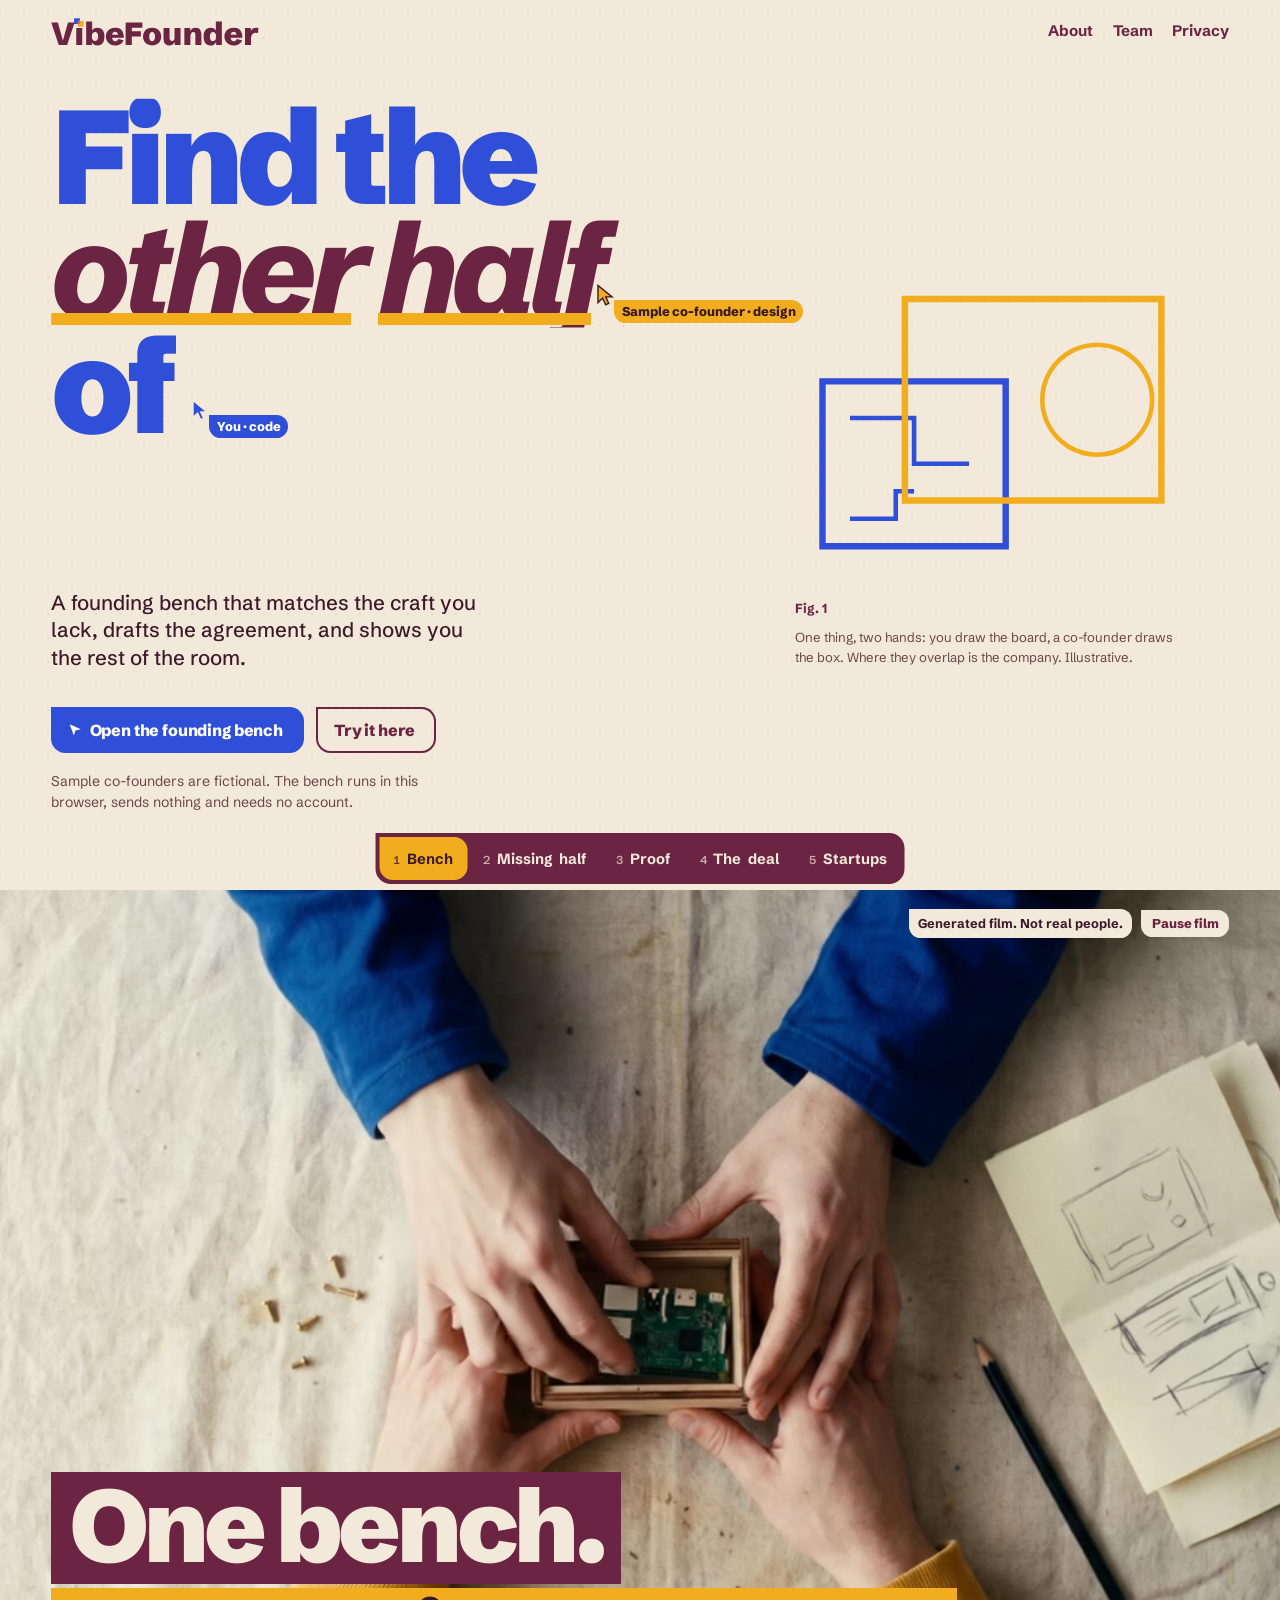
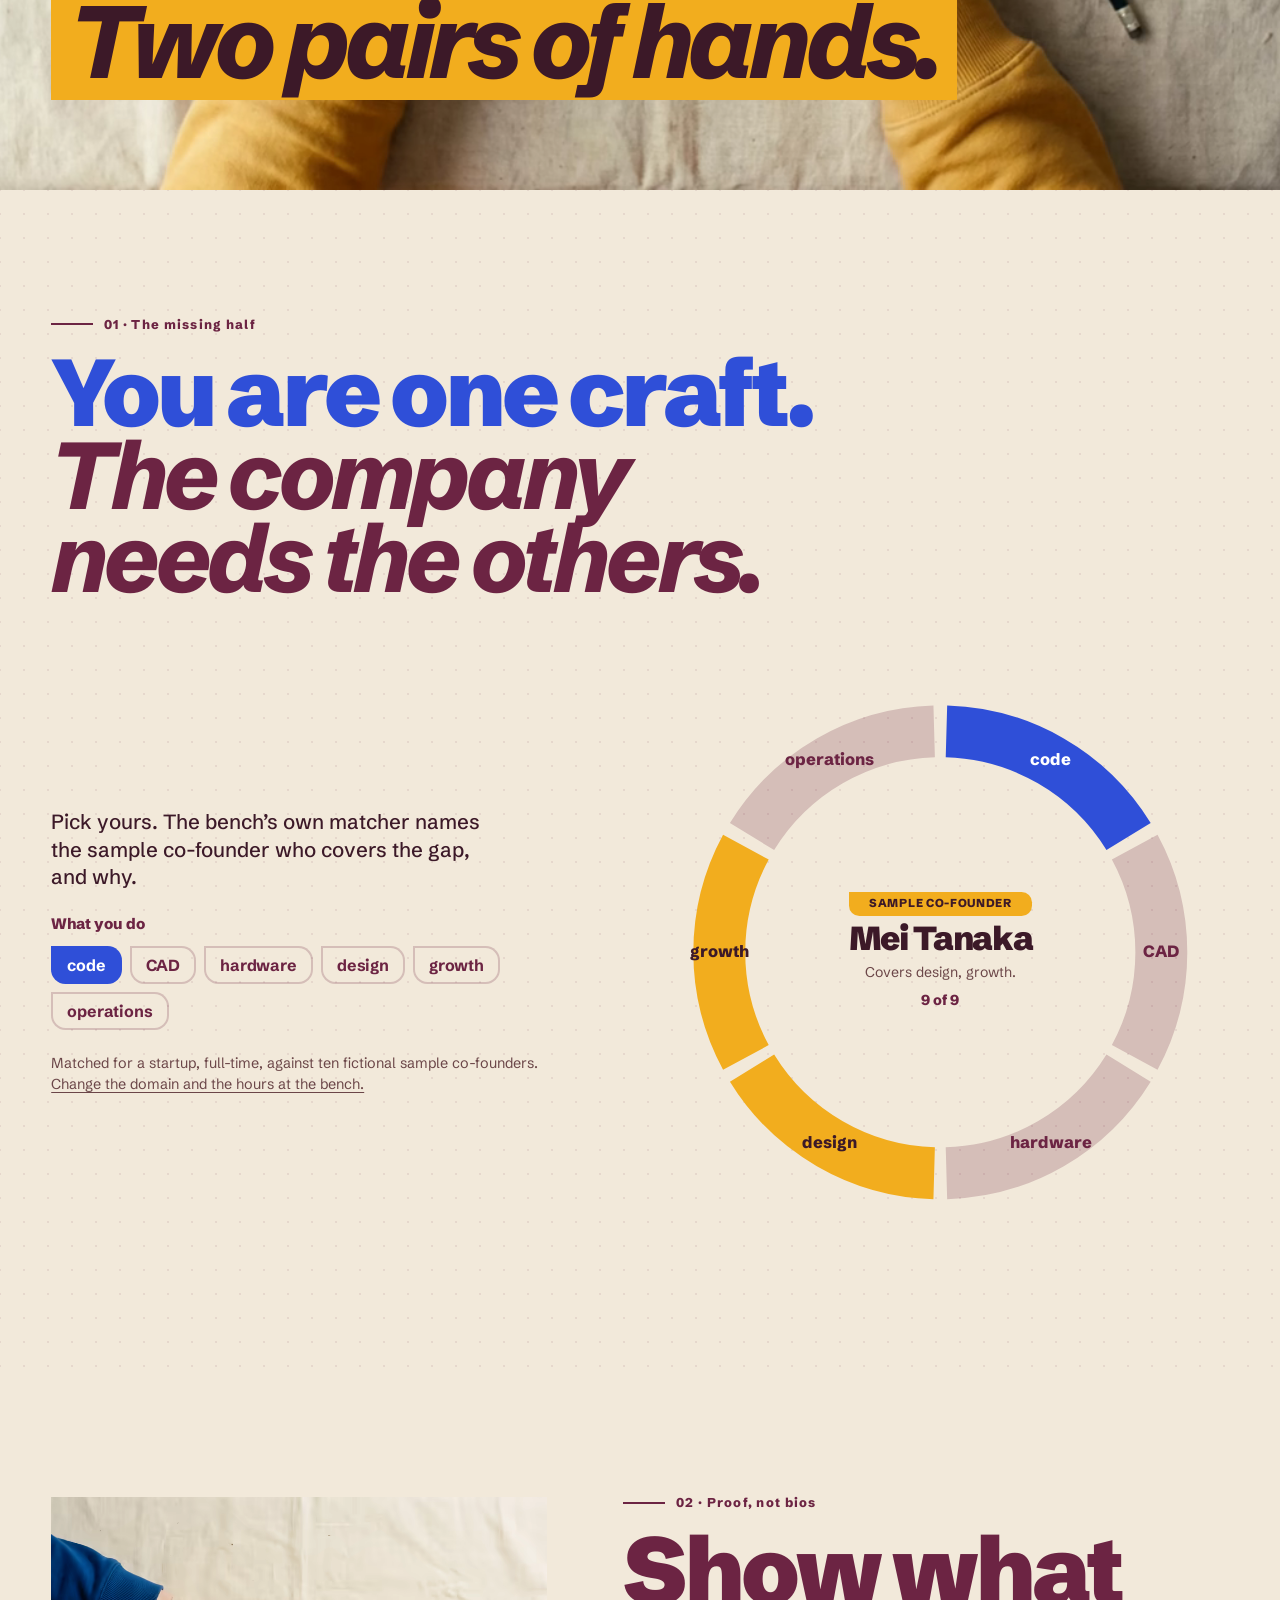
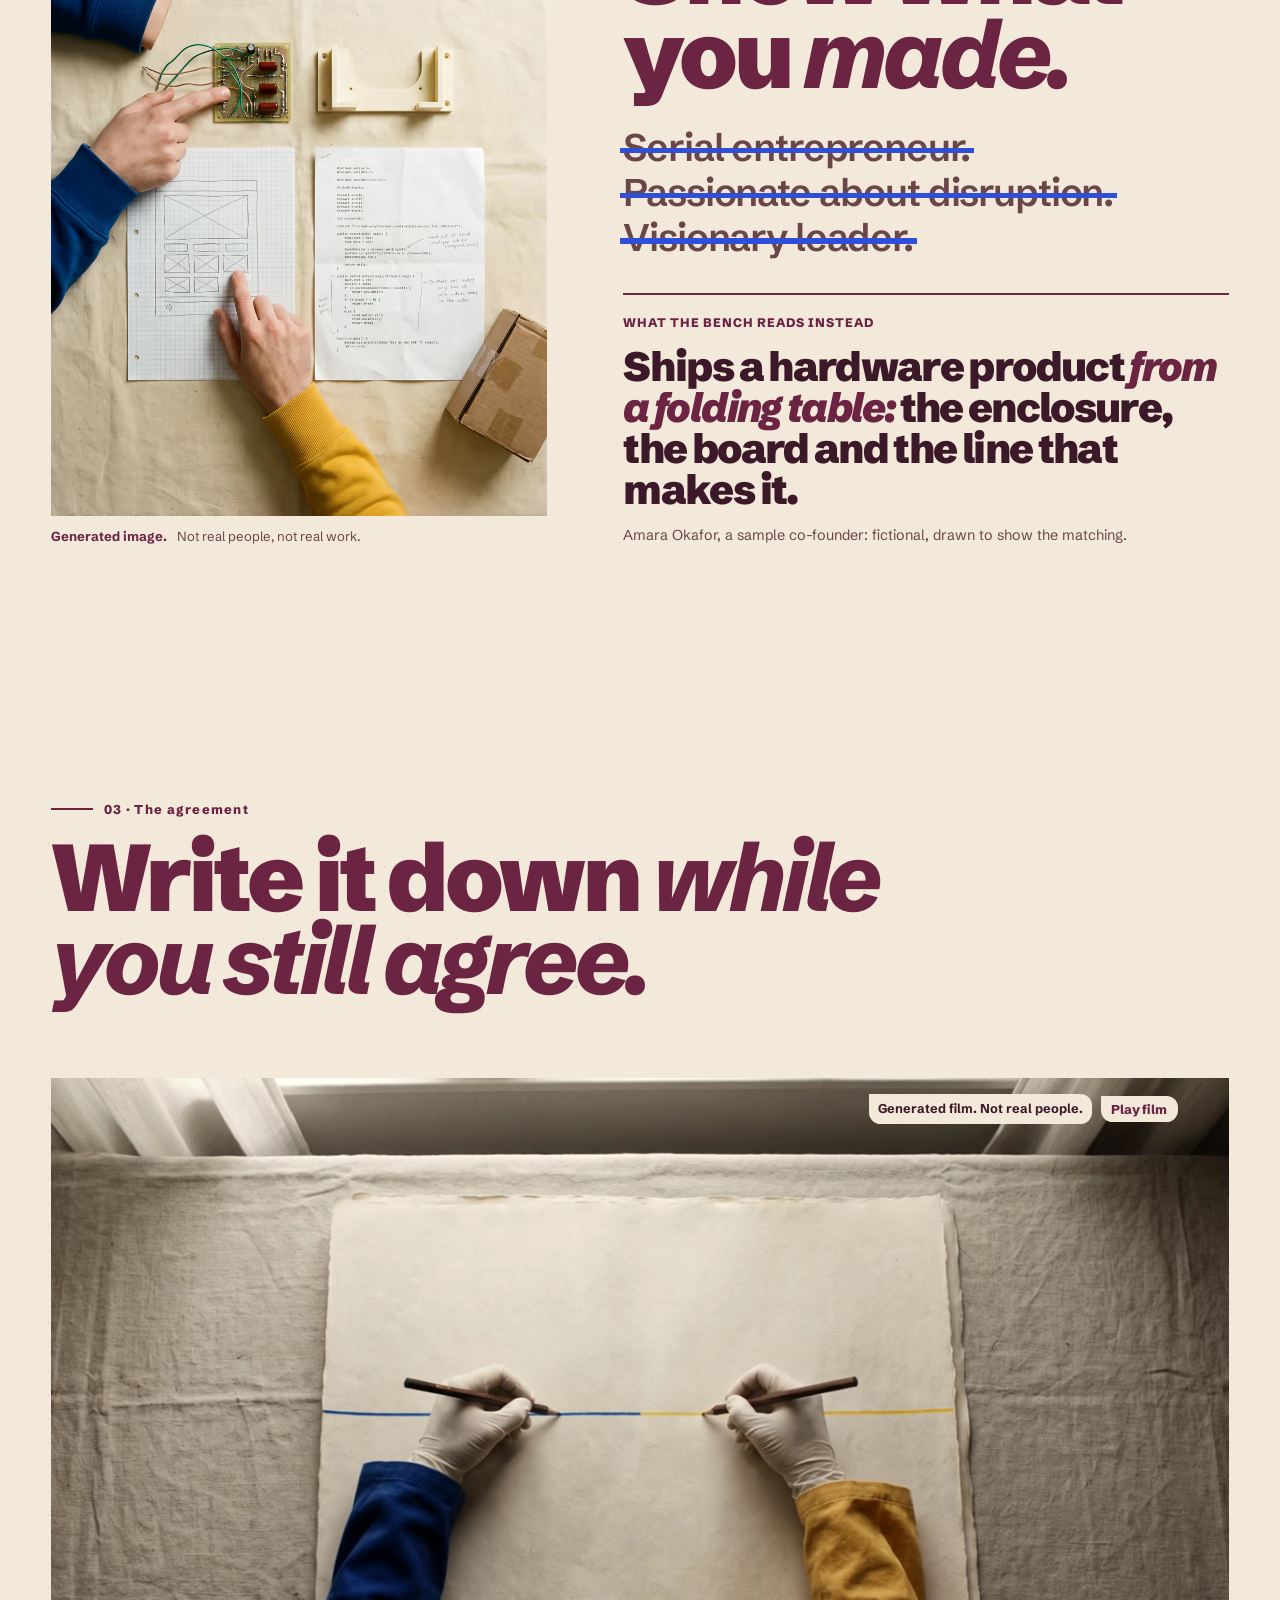
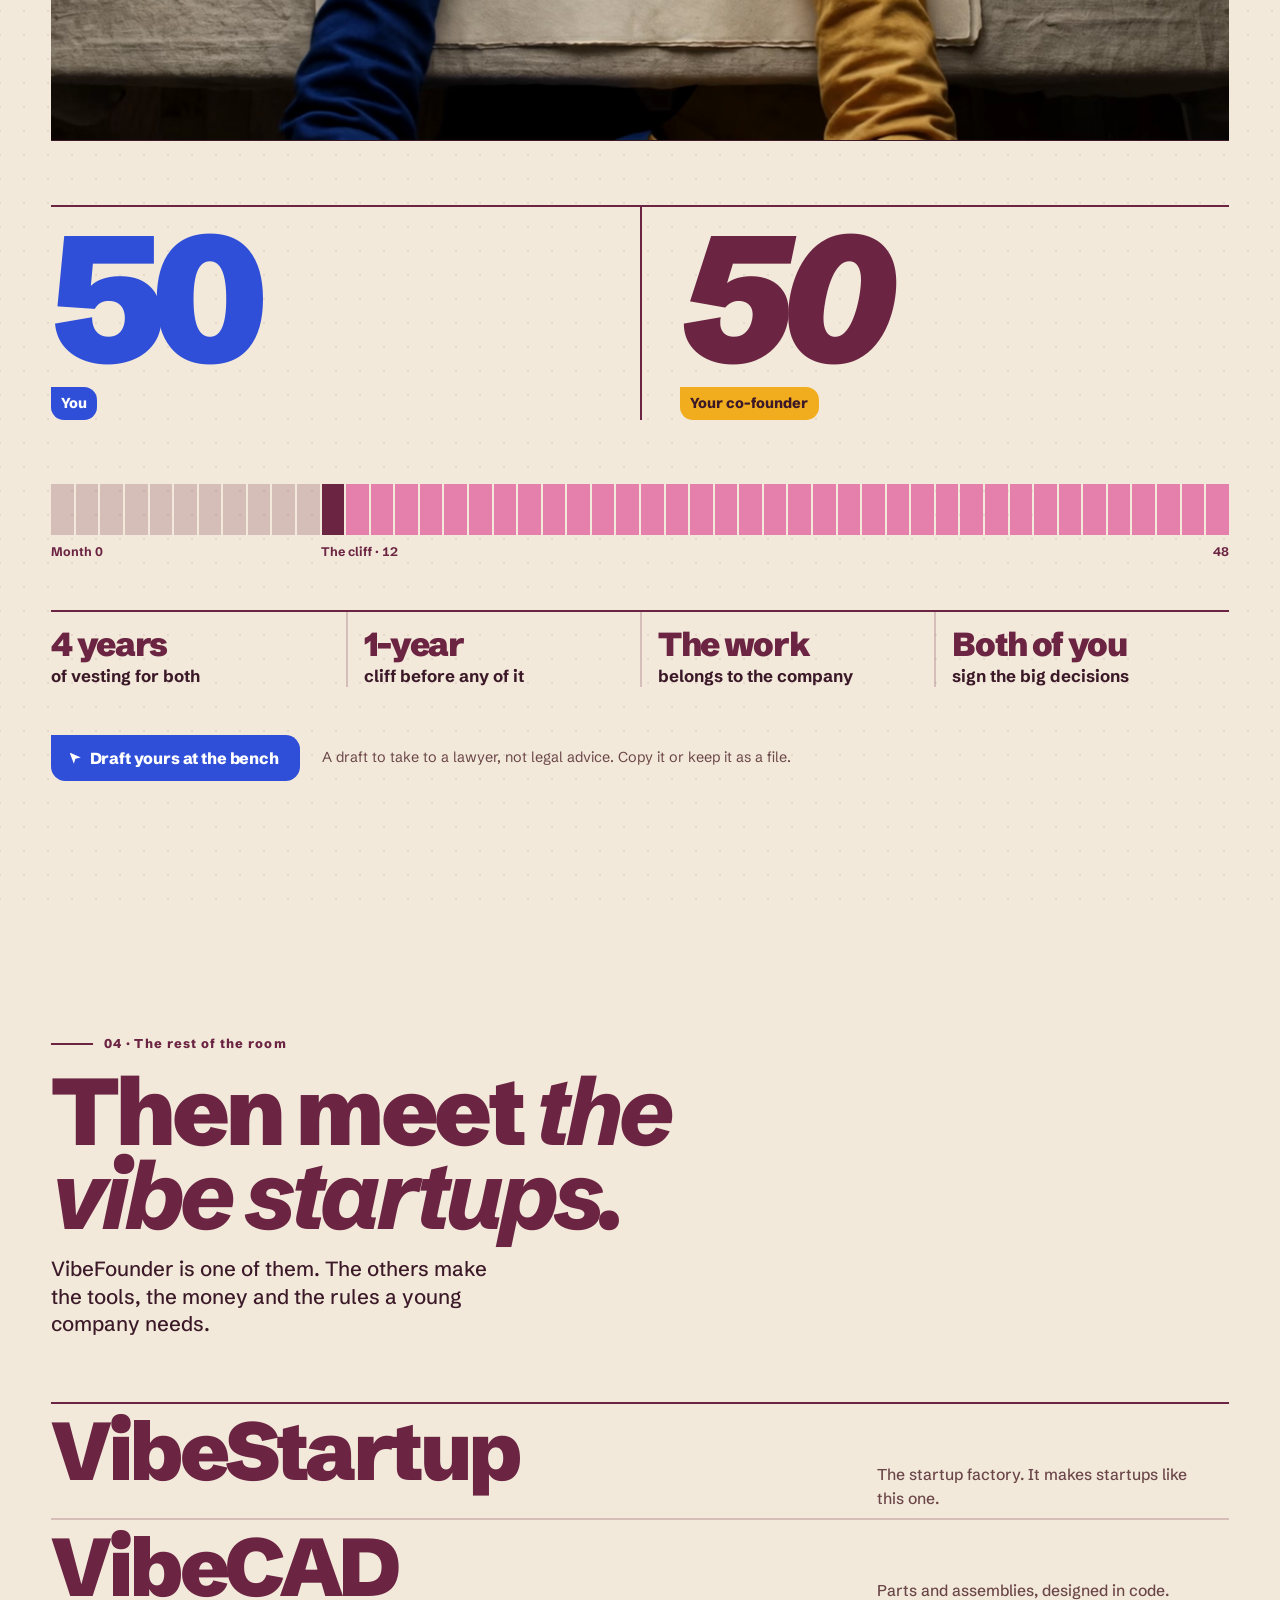
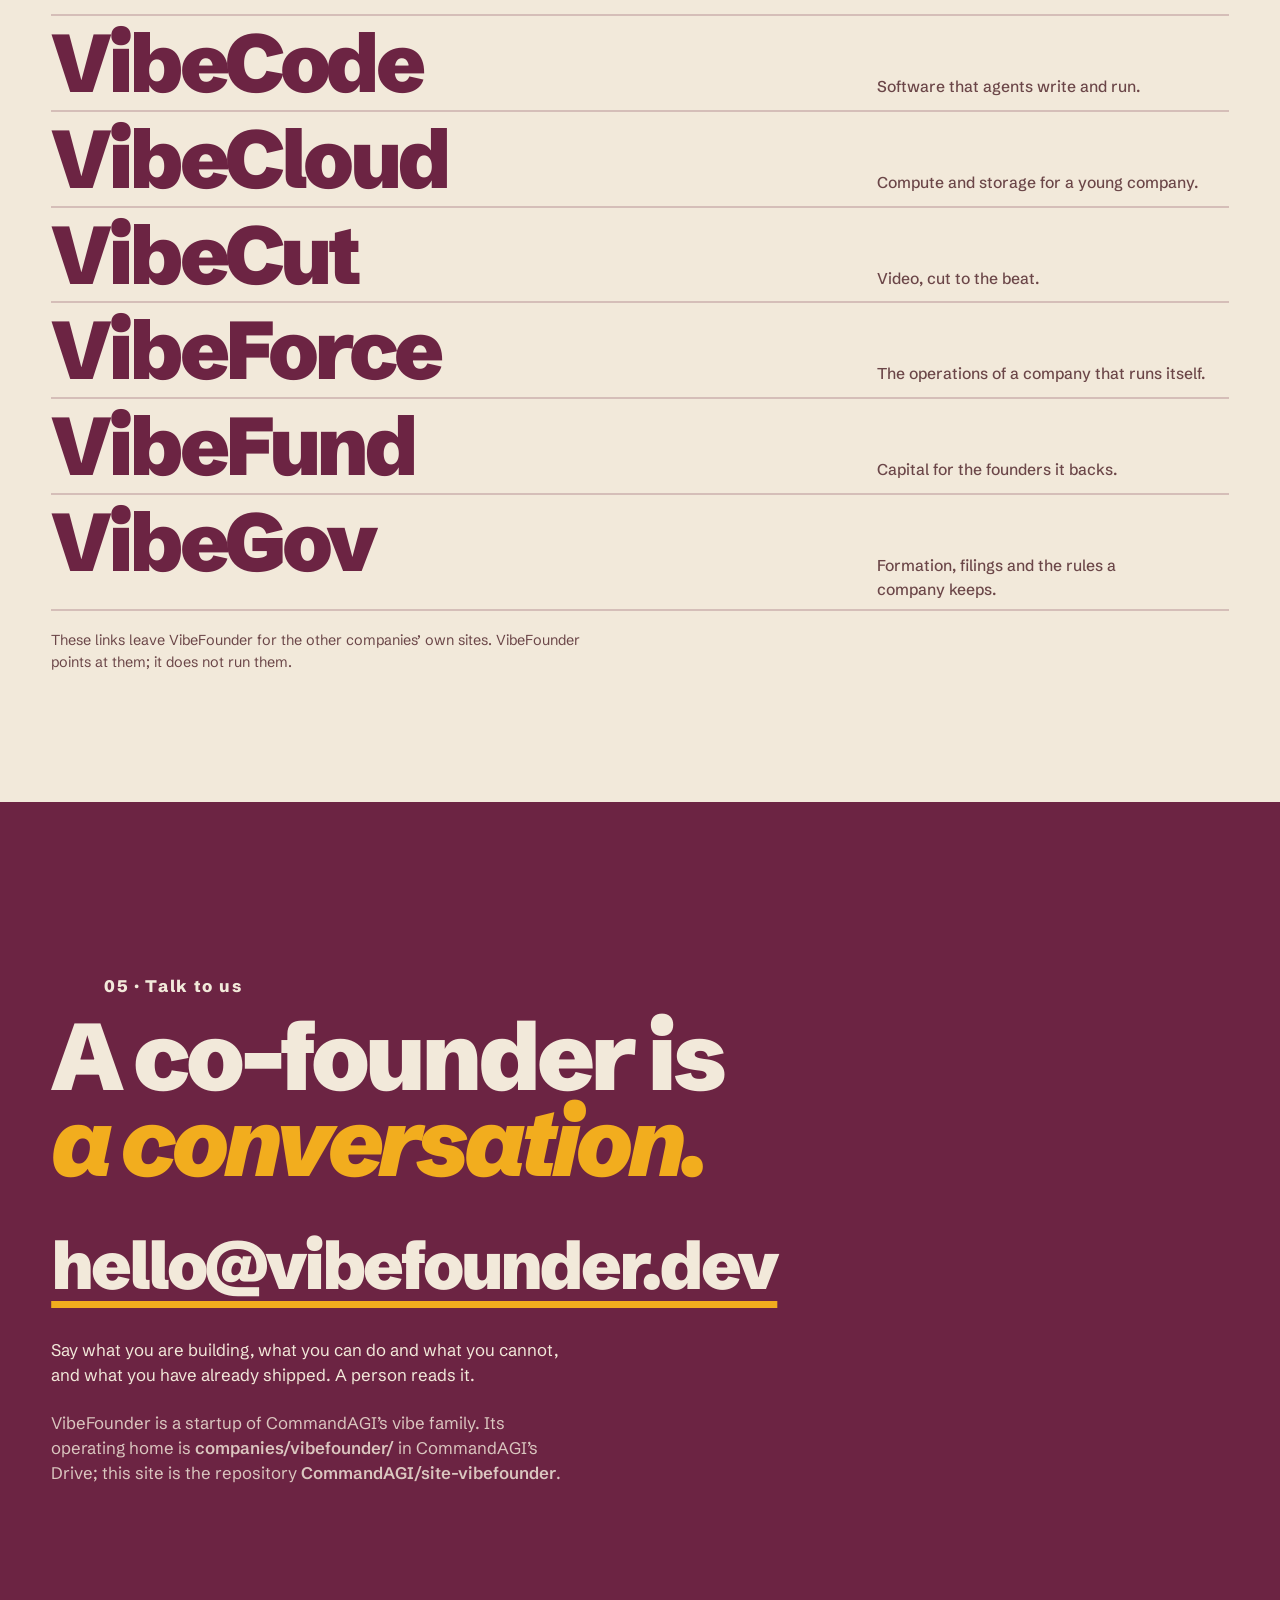
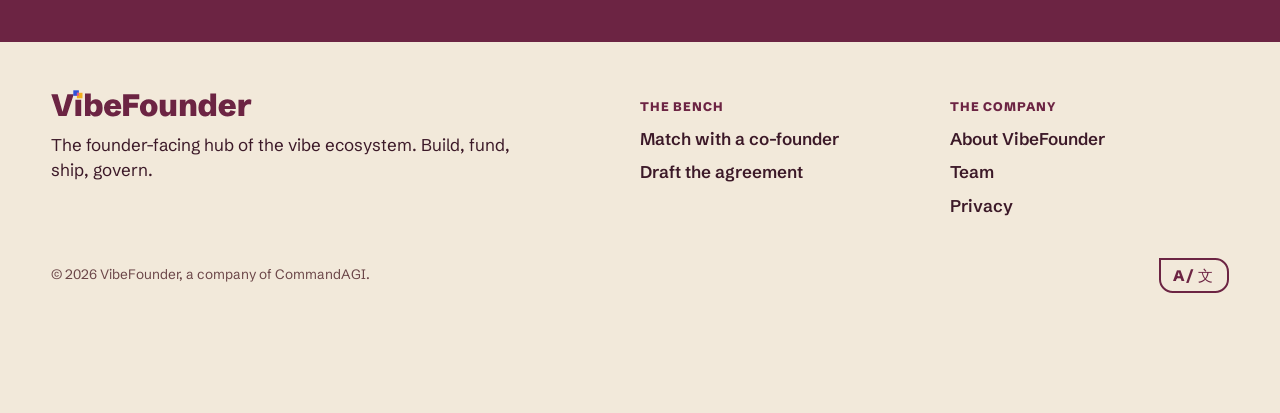
<file: index.html>
<!doctype html>
<html lang="en">
<head>
<meta charset="utf-8">
<meta name="viewport" content="width=device-width, initial-scale=1, viewport-fit=cover">
<title>VibeFounder — find the other half of your company</title>
<meta name="description" content="VibeFounder is the founder-facing hub of the vibe ecosystem: a founding bench that matches the craft you lack, drafts the founding agreement, and maps the startups that build, fund, ship and govern.">
<meta name="theme-color" content="#f2e9da">
<meta http-equiv="Content-Security-Policy" content="default-src 'self'; connect-src 'none'; img-src 'self' data:; style-src 'self' 'unsafe-inline'; script-src 'self' 'unsafe-inline'; base-uri 'none'; form-action 'none'; frame-ancestors 'none'">
<link rel="canonical" href="https://vibefounder.commandagi.app/">
<link rel="alternate" hreflang="en" href="./">
<link rel="alternate" hreflang="es" href="es/">
<link rel="alternate" hreflang="zh-Hans" href="zh/">
<link rel="alternate" hreflang="x-default" href="./">
<meta property="og:title" content="VibeFounder — find the other half of your company">
<meta property="og:description" content="The founder-facing hub of the vibe ecosystem. A founding bench, a founding agreement and the map of the vibe startups.">
<meta property="og:type" content="website">
<meta property="og:url" content="https://vibefounder.commandagi.app/">
<meta property="og:image" content="https://vibefounder.commandagi.app/brand/og.png">
<meta property="og:locale" content="en_US">
<meta name="twitter:card" content="summary_large_image">
<link rel="icon" href="brand/favicon.svg" type="image/svg+xml">
<link rel="apple-touch-icon" href="brand/touch-icon.png">
<link rel="preload" href="fonts/schibsted-wght.woff2" as="font" type="font/woff2" crossorigin>
<link rel="preload" href="fonts/schibsted-ital.woff2" as="font" type="font/woff2" crossorigin>
<link rel="stylesheet" href="style.css">
</head>
<body>
<a class="skip" href="#main">Skip to the page</a>
<header class="site-header">
  <a class="brand" href="./" aria-label="VibeFounder, home"><img src="brand/wordmark.svg" alt="" width="240" height="33"></a>
  <nav class="site-header__links" aria-label="Company">
    <a href="about.html">About</a>
    <a href="team.html">Team</a>
    <a class="site-header__extra" href="privacy.html">Privacy</a>
  </nav>
  <p id="lang-hint" class="hint" hidden><a href="es/"></a></p>
</header>

<nav class="dock" aria-label="Main">
  <a class="dock__primary" href="app/"><kbd>1</kbd>Bench</a>
  <a href="#half"><kbd>2</kbd><span class="dock__long">Missing </span>half</a>
  <a href="#proof"><kbd>3</kbd>Proof</a>
  <a href="#agreement"><kbd>4</kbd><span class="dock__long">The </span>deal</a>
  <a href="#ecosystem"><kbd>5</kbd>Startups</a>
</nav>

<main id="main">
  <section class="hero canvas" aria-labelledby="hero-title">
    <div class="wrap hero__grid">
      <div>
        <h1 id="hero-title"><span class="w w--a">Find</span> <span class="w w--a">the</span> <span class="w w--b">other</span> <span class="w w--b">half</span> <span class="w w--a">of</span> <span class="w w--a">your</span> <span class="w w--both">company.</span></h1>
        <p class="lede">A founding bench that matches the craft you lack, drafts the agreement, and shows you the rest of the room.</p>
        <div class="hero__actions">
          <a class="button" href="app/">Open the founding bench</a>
          <a class="button button--quiet" href="#half">Try it here</a>
        </div>
        <p class="hero__note">Sample co-founders are fictional. The bench runs in this browser, sends nothing and needs no account.</p>
      </div>
      <figure class="hero__side" aria-labelledby="thing-cap">
        <svg class="thing" viewBox="0 0 430 360" aria-hidden="true" focusable="false">
          <rect class="fill-duo pop" style="--d:.2s" x="120" y="150" width="110" height="130" opacity=".9"/>
          <path class="a draw" data-hand="a" fill="none" stroke-width="7" stroke-linejoin="miter" d="M30 150H230V330H30Z"/>
          <path class="a draw" data-hand="a" fill="none" stroke-width="5" d="M60 190H130V240H190"/>
          <path class="a draw" data-hand="a" fill="none" stroke-width="5" d="M60 300H110V270H130"/>
          <rect class="fill-a pop" style="--d:.35s" x="140" y="262" width="56" height="44"/>
          <path class="b draw" data-hand="b" fill="none" stroke-width="7" stroke-linejoin="miter" d="M120 60H400V280H120Z"/>
          <path class="b draw" data-hand="b" fill="none" stroke-width="5" d="M330 110A60 60 0 1 1 329.9 110"/>
          <circle class="fill-b pop" style="--d:.5s" cx="330" cy="170" r="18"/>
          <circle class="fill-b pop" style="--d:.6s" cx="372" cy="252" r="9"/>
        </svg>
        <figcaption class="figcap" id="thing-cap"><b>Fig. 1</b> One thing, two hands: you draw the board, a co-founder draws the box. Where they overlap is the company. Illustrative.</figcaption>
      </figure>
    </div>
    <div class="cursor cursor--a" data-cursor="a" hidden><svg viewBox="0 0 22 22" aria-hidden="true"><path d="M2 1.5v17l4.6-4.4 3.1 6.6 3-1.4-3-6.4H16z" fill="currentColor" stroke="#f2e9da" stroke-width="1.4"/></svg><span>You · code</span></div>
    <div class="cursor cursor--b" data-cursor="b" hidden><svg viewBox="0 0 22 22" aria-hidden="true"><path d="M2 1.5v17l4.6-4.4 3.1 6.6 3-1.4-3-6.4H16z" fill="currentColor" stroke="#3b1726" stroke-width="1.4"/></svg><span>Sample co-founder · design</span></div>
  </section>

  <section class="film" aria-labelledby="film-title" data-film>
    <video muted loop playsinline preload="none" poster="media/duet.jpg" aria-hidden="true" tabindex="-1">
      <source src="media/duet.av1.mp4" type='video/mp4; codecs="av01.0.05M.08"'>
      <source src="media/duet.mp4" type="video/mp4">
    </video>
    <div class="film__cap">
      <span class="tagline">Generated film. Not real people.</span>
      <button class="film__toggle" type="button" data-play="Play film" data-pause="Pause film">Play film</button>
    </div>
    <div class="film__words">
      <h2 id="film-title">One bench.</h2>
      <p class="big">Two pairs of hands.</p>
    </div>
  </section>

  <section class="scene canvas" id="half" aria-labelledby="half-title">
    <div class="wrap">
      <div class="scene__head">
        <p class="num">01 · The missing half</p>
        <h2 id="half-title"><span class="a">You are one craft.</span> <em>The company needs the others.</em></h2>
      </div>
      <div class="half__grid">
        <div>
          <p class="lede">Pick yours. The bench’s own matcher names the sample co-founder who covers the gap, and why.</p>
          <fieldset class="crafts" data-crafts>
            <legend>What you do</legend>
            <button class="chip" type="button" data-craft="code" aria-pressed="true">code</button>
            <button class="chip" type="button" data-craft="cad" aria-pressed="false">CAD</button>
            <button class="chip" type="button" data-craft="hardware" aria-pressed="false">hardware</button>
            <button class="chip" type="button" data-craft="design" aria-pressed="false">design</button>
            <button class="chip" type="button" data-craft="growth" aria-pressed="false">growth</button>
            <button class="chip" type="button" data-craft="ops" aria-pressed="false">operations</button>
          </fieldset>
          <p class="hint" style="margin-top:1.4rem">Matched for a startup, full-time, against ten fictional sample co-founders. <a href="app/">Change the domain and the hours at the bench.</a></p>
        </div>
        <div class="ring" role="img" aria-labelledby="ring-desc">
          <svg viewBox="0 0 600 600" aria-hidden="true" focusable="false">
            <path class="seg is-a" data-craft="code" d="M306.4 70.1A230 230 0 0 1 495.9 179.5"/>
            <path class="seg" data-craft="cad" d="M502.3 190.6A230 230 0 0 1 502.3 409.4"/>
            <path class="seg" data-craft="hardware" d="M495.9 420.5A230 230 0 0 1 306.4 529.9"/>
            <path class="seg is-b" data-craft="design" d="M293.6 529.9A230 230 0 0 1 104.1 420.5"/>
            <path class="seg is-b" data-craft="growth" d="M97.7 409.4A230 230 0 0 1 97.7 190.6"/>
            <path class="seg" data-craft="ops" d="M104.1 179.5A230 230 0 0 1 293.6 70.1"/>
            <text class="seg-label is-a" data-craft="code" x="415" y="100.8">code</text>
            <text class="seg-label" data-craft="cad" x="530" y="300">CAD</text>
            <text class="seg-label" data-craft="hardware" x="415" y="499.2">hardware</text>
            <text class="seg-label is-b" data-craft="design" x="185" y="499.2">design</text>
            <text class="seg-label is-b" data-craft="growth" x="70" y="300">growth</text>
            <text class="seg-label" data-craft="ops" x="185" y="100.8">operations</text>
          </svg>
          <div class="ring__core" id="ring-desc" aria-live="polite">
            <span class="sample">Sample co-founder</span>
            <span class="who" data-who>Mei Tanaka</span>
            <span class="why" data-why>Covers design, growth.</span>
            <span class="score" data-score>9 of 9</span>
          </div>
        </div>
      </div>
    </div>
  </section>

  <section class="scene" id="proof" aria-labelledby="proof-title">
    <div class="wrap proof__grid">
      <figure class="plate">
        <picture>
          <source srcset="media/proof.avif" type="image/avif">
          <img src="media/proof.jpg" width="960" height="1200" loading="lazy" decoding="async" alt="Overhead: a hand-soldered board, a printed bracket, a wireframe sketch, a page of code and a cardboard prototype on a linen bench; a hand in a blue sleeve and a hand in a yellow sleeve each touch one.">
        </picture>
        <figcaption class="figcap"><b>Generated image.</b> Not real people, not real work.</figcaption>
      </figure>
      <div>
        <p class="num">02 · Proof, not bios</p>
        <h2 id="proof-title" style="margin-top:1.2rem">Show what you <em>made.</em></h2>
        <ul class="bio" aria-label="What a bio says, struck out">
          <li>Serial entrepreneur.</li>
          <li>Passionate about disruption.</li>
          <li>Visionary leader.</li>
        </ul>
        <div class="shipped">
          <p class="label">What the bench reads instead</p>
          <p class="big">Ships a hardware product <em>from a folding table:</em> the enclosure, the board and the line that makes it.</p>
          <p class="hint">Amara Okafor, a sample co-founder: fictional, drawn to show the matching.</p>
        </div>
      </div>
    </div>
  </section>

  <section class="scene canvas" id="agreement" aria-labelledby="agreement-title">
    <div class="wrap">
      <div class="scene__head">
        <p class="num">03 · The agreement</p>
        <h2 id="agreement-title">Write it down <em>while you still agree.</em></h2>
      </div>
      <div class="agree__film" data-film>
        <video muted loop playsinline preload="none" poster="media/sheet.jpg" aria-hidden="true" tabindex="-1">
          <source src="media/sheet.av1.mp4" type='video/mp4; codecs="av01.0.05M.08"'>
          <source src="media/sheet.mp4" type="video/mp4">
        </video>
        <div class="film__cap">
          <span class="tagline">Generated film. Not real people.</span>
          <button class="film__toggle" type="button" data-play="Play film" data-pause="Pause film">Play film</button>
        </div>
      </div>
      <div class="split">
        <div><p class="pct pct--a">50</p><p>You</p></div>
        <div><p class="pct pct--b"><span>50</span></p><p>Your co-founder</p></div>
      </div>
      <div class="vest" role="img" aria-label="Vesting over 48 months: nothing vests before the cliff at month 12, then a share every month to month 48.">
        <div class="vest__track" aria-hidden="true"><i></i><i></i><i></i><i></i><i></i><i></i><i></i><i></i><i></i><i></i><i></i><i></i><i></i><i></i><i></i><i></i><i></i><i></i><i></i><i></i><i></i><i></i><i></i><i></i><i></i><i></i><i></i><i></i><i></i><i></i><i></i><i></i><i></i><i></i><i></i><i></i><i></i><i></i><i></i><i></i><i></i><i></i><i></i><i></i><i></i><i></i><i></i><i></i></div>
        <div class="vest__axis" aria-hidden="true"><span>Month 0</span><span>The cliff · 12</span><span>48</span></div>
      </div>
      <ul class="terms">
        <li><b>4 years</b>of vesting for both</li>
        <li><b>1-year</b>cliff before any of it</li>
        <li><b>The work</b>belongs to the company</li>
        <li><b>Both of you</b>sign the big decisions</li>
      </ul>
      <div class="agree__cta">
        <a class="button" href="app/">Draft yours at the bench</a>
        <p class="hint">A draft to take to a lawyer, not legal advice. Copy it or keep it as a file.</p>
      </div>
    </div>
  </section>

  <section class="scene" id="ecosystem" aria-labelledby="ecosystem-title">
    <div class="wrap">
      <div class="scene__head">
        <p class="num">04 · The rest of the room</p>
        <h2 id="ecosystem-title">Then meet <em>the vibe startups.</em></h2>
        <p class="lede">VibeFounder is one of them. The others make the tools, the money and the rules a young company needs.</p>
      </div>
      <ul class="grid-ecosystem">
        <li><a href="https://vibestartup.us"><span class="eco-name">VibeStartup</span><span class="eco-what">The startup factory. It makes startups like this one.</span><span class="eco-host" aria-hidden="true">vibestartup.us ↗</span></a></li>
        <li><a href="https://vibecad.pro"><span class="eco-name">VibeCAD</span><span class="eco-what">Parts and assemblies, designed in code.</span><span class="eco-host" aria-hidden="true">vibecad.pro ↗</span></a></li>
        <li><a href="https://vibecode.ooo"><span class="eco-name">VibeCode</span><span class="eco-what">Software that agents write and run.</span><span class="eco-host" aria-hidden="true">vibecode.ooo ↗</span></a></li>
        <li><a href="https://vibecloud.pro"><span class="eco-name">VibeCloud</span><span class="eco-what">Compute and storage for a young company.</span><span class="eco-host" aria-hidden="true">vibecloud.pro ↗</span></a></li>
        <li><a href="https://vibecut.me"><span class="eco-name">VibeCut</span><span class="eco-what">Video, cut to the beat.</span><span class="eco-host" aria-hidden="true">vibecut.me ↗</span></a></li>
        <li><a href="https://vibeforce.pro"><span class="eco-name">VibeForce</span><span class="eco-what">The operations of a company that runs itself.</span><span class="eco-host" aria-hidden="true">vibeforce.pro ↗</span></a></li>
        <li><a href="https://vibefund.pro"><span class="eco-name">VibeFund</span><span class="eco-what">Capital for the founders it backs.</span><span class="eco-host" aria-hidden="true">vibefund.pro ↗</span></a></li>
        <li><a href="https://vibegov.pro"><span class="eco-name">VibeGov</span><span class="eco-what">Formation, filings and the rules a company keeps.</span><span class="eco-host" aria-hidden="true">vibegov.pro ↗</span></a></li>
      </ul>
      <p class="hint" style="margin-top:1.2rem">These links leave VibeFounder for the other companies’ own sites. VibeFounder points at them; it does not run them.</p>
    </div>
  </section>

  <section class="talk" id="contact" aria-labelledby="contact-title">
    <div class="wrap">
      <p class="num" style="color:inherit">05 · Talk to us</p>
      <h2 id="contact-title" style="margin-top:1.2rem">A co-founder is <em>a conversation.</em></h2>
      <a class="mail" href="mailto:hello@vibefounder.dev">hello@vibefounder.dev</a>
      <p>Say what you are building, what you can do and what you cannot, and what you have already shipped. A person reads it.</p>
      <p class="hint">VibeFounder is a startup of CommandAGI’s vibe family. Its operating home is <span class="mono">companies/vibefounder/</span> in CommandAGI’s Drive; this site is the repository <span class="mono">CommandAGI/site-vibefounder</span>.</p>
    </div>
  </section>
</main>

<footer class="site-footer">
  <div class="wrap">
    <div class="site-footer__cols">
      <div>
        <a class="brand" href="./" aria-label="VibeFounder, home"><img src="brand/wordmark.svg" alt="" width="240" height="33"></a>
        <p>The founder-facing hub of the vibe ecosystem. Build, fund, ship, govern.</p>
      </div>
      <div>
        <p class="label">The bench</p>
        <p><a href="app/">Match with a co-founder</a></p>
        <p><a href="app/">Draft the agreement</a></p>
      </div>
      <div>
        <p class="label">The company</p>
        <p><a href="about.html">About VibeFounder</a></p>
        <p><a href="team.html">Team</a></p>
        <p><a href="privacy.html">Privacy</a></p>
      </div>
    </div>
    <div class="site-footer__base">
      <span>© 2026 VibeFounder, a company of CommandAGI.</span>
      <div class="lang">
        <button type="button" class="lang-btn" commandfor="lang-dialog" command="show-modal" aria-haspopup="dialog" aria-label="Language" title="Language"><span class="lang-btn__glyph" aria-hidden="true">A<span>/</span><span lang="zh-Hans">文</span></span></button>
        <noscript><nav class="lang-links" aria-label="Languages"><a href="./" hreflang="en"><span lang="en">English</span></a><a href="es/" hreflang="es"><span lang="es">Español</span></a><a href="zh/" hreflang="zh-Hans"><span lang="zh-Hans">简体中文</span></a></nav></noscript>
        <dialog id="lang-dialog" class="lang-dialog" aria-labelledby="lang-dialog-title" closedby="any">
          <div class="lang-dialog__box">
            <div class="lang-dialog__head">
              <h2 id="lang-dialog-title">Choose a language</h2>
              <form method="dialog"><button class="lang-dialog__close" aria-label="Close"><svg viewBox="0 0 16 16" aria-hidden="true" focusable="false"><path d="M3.5 3.5l9 9M12.5 3.5l-9 9" stroke="currentColor" stroke-width="1.5" stroke-linecap="round"/></svg></button></form>
            </div>
            <ul class="lang-list" role="list">
              <li><a href="./" hreflang="en" aria-current="true" autofocus><span lang="en">English</span><svg class="lang-list__check" viewBox="0 0 16 16" aria-hidden="true" focusable="false"><path d="M3 8.5l3.2 3L13 4.5" fill="none" stroke="currentColor" stroke-width="1.6" stroke-linecap="round" stroke-linejoin="round"/></svg></a></li>
              <li><a href="es/" hreflang="es"><span lang="es">Español</span></a></li>
              <li><a href="zh/" hreflang="zh-Hans"><span lang="zh-Hans">简体中文</span></a></li>
            </ul>
          </div>
        </dialog>
      </div>
    </div>
  </div>
</footer>
<script src="lang.js"></script>
<script type="module" src="home.js"></script>
</body>
</html>
</file>
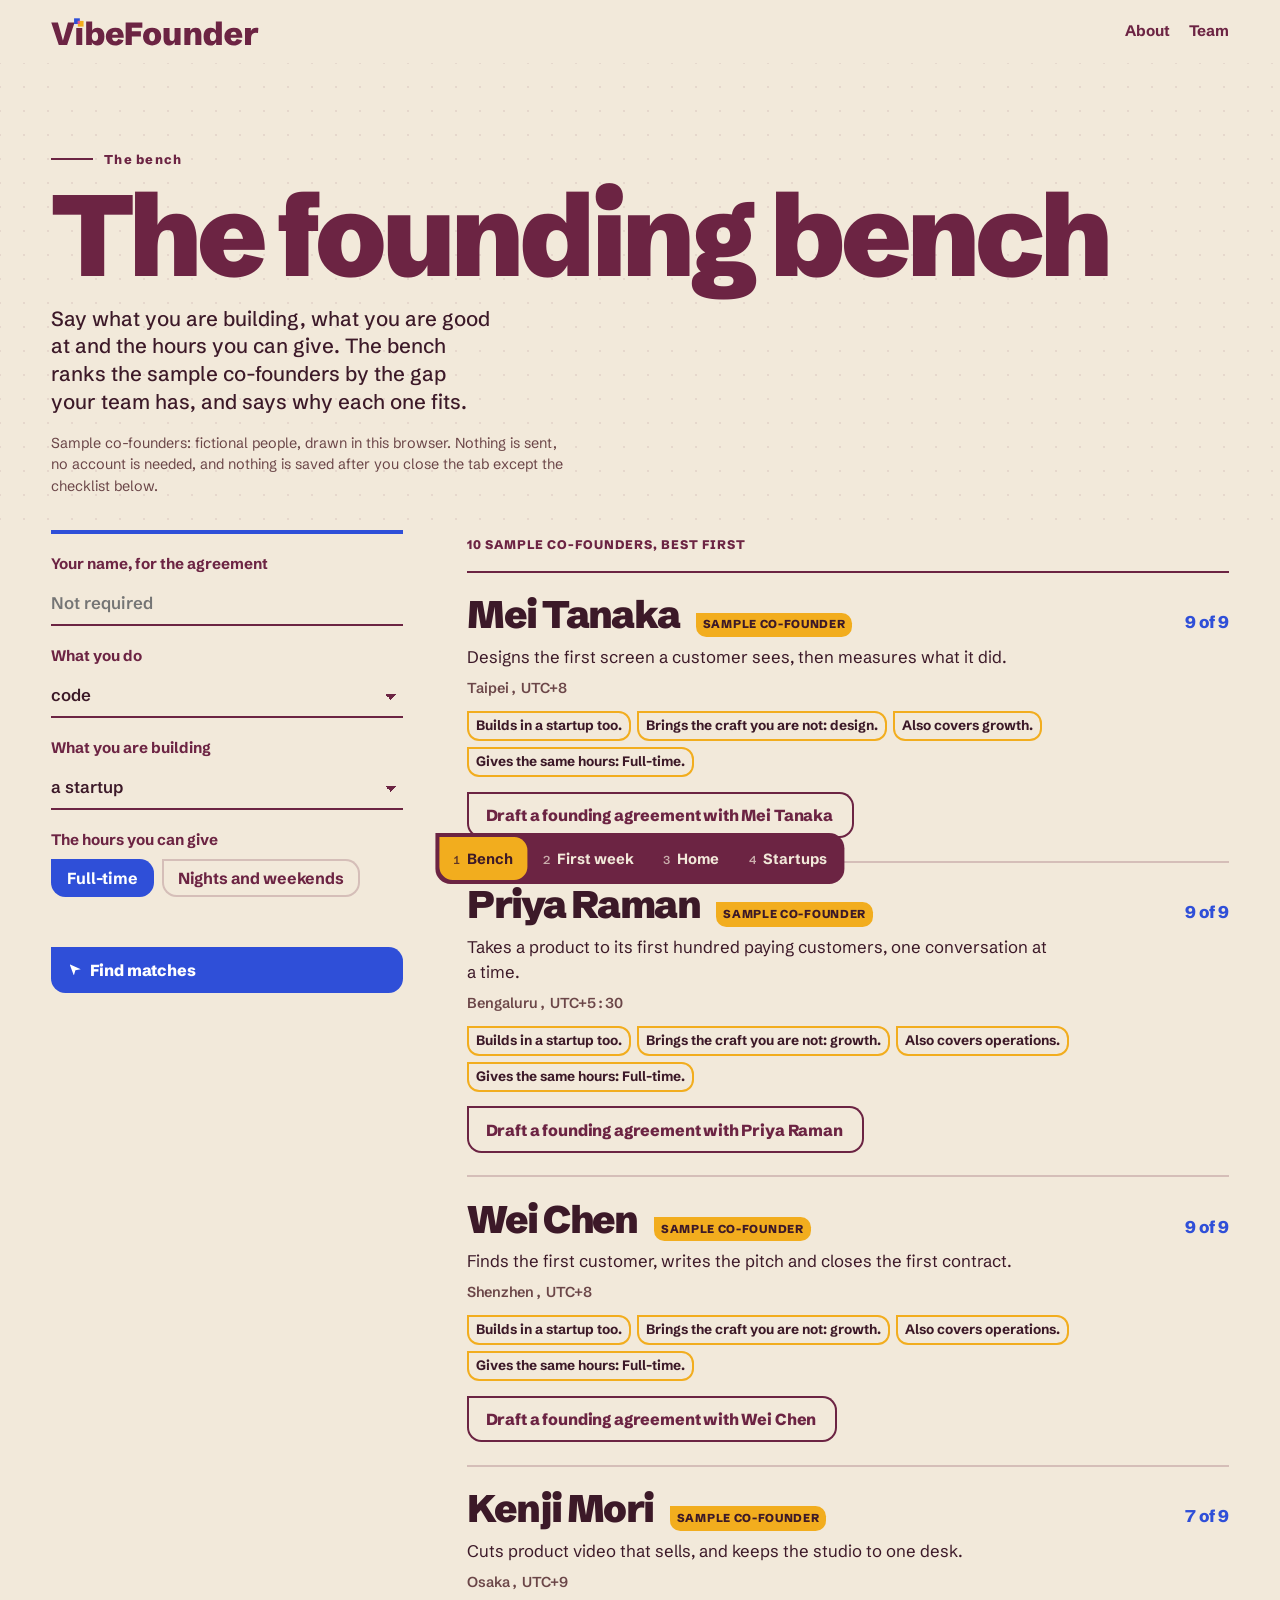
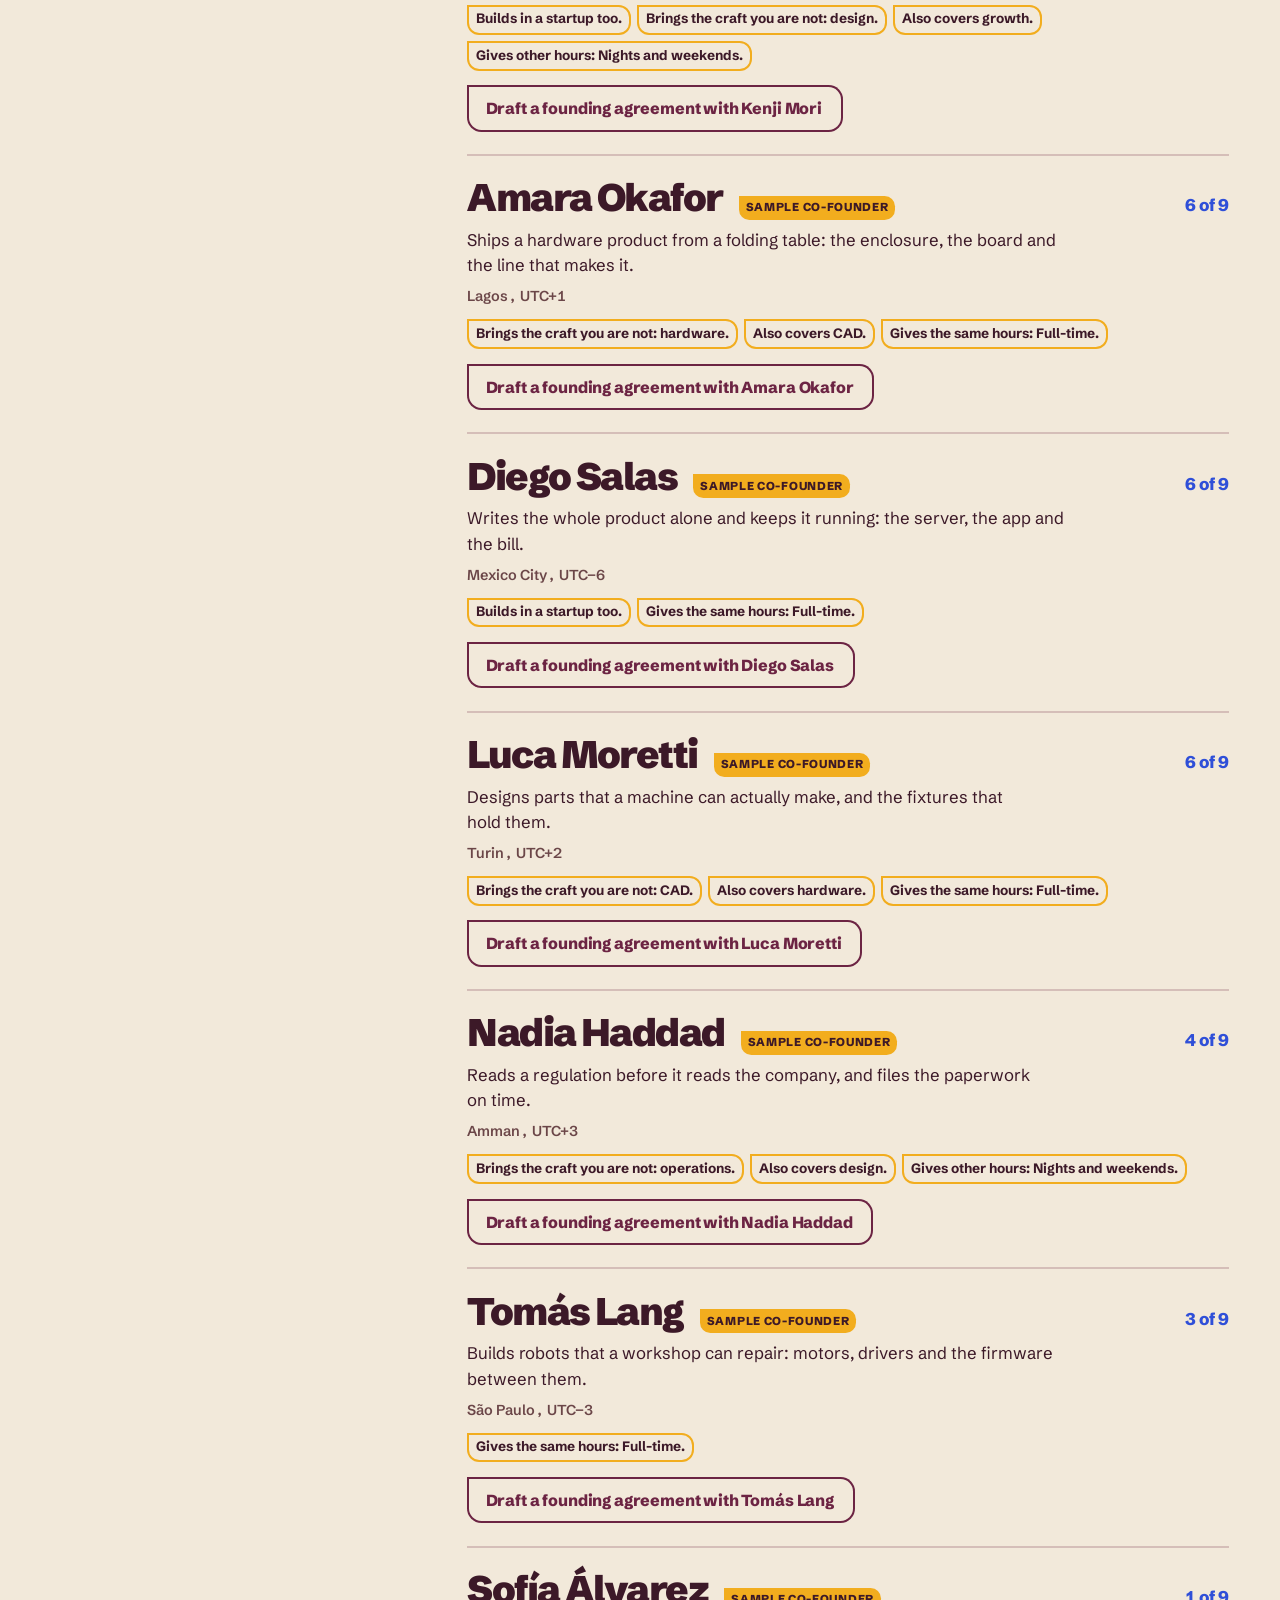
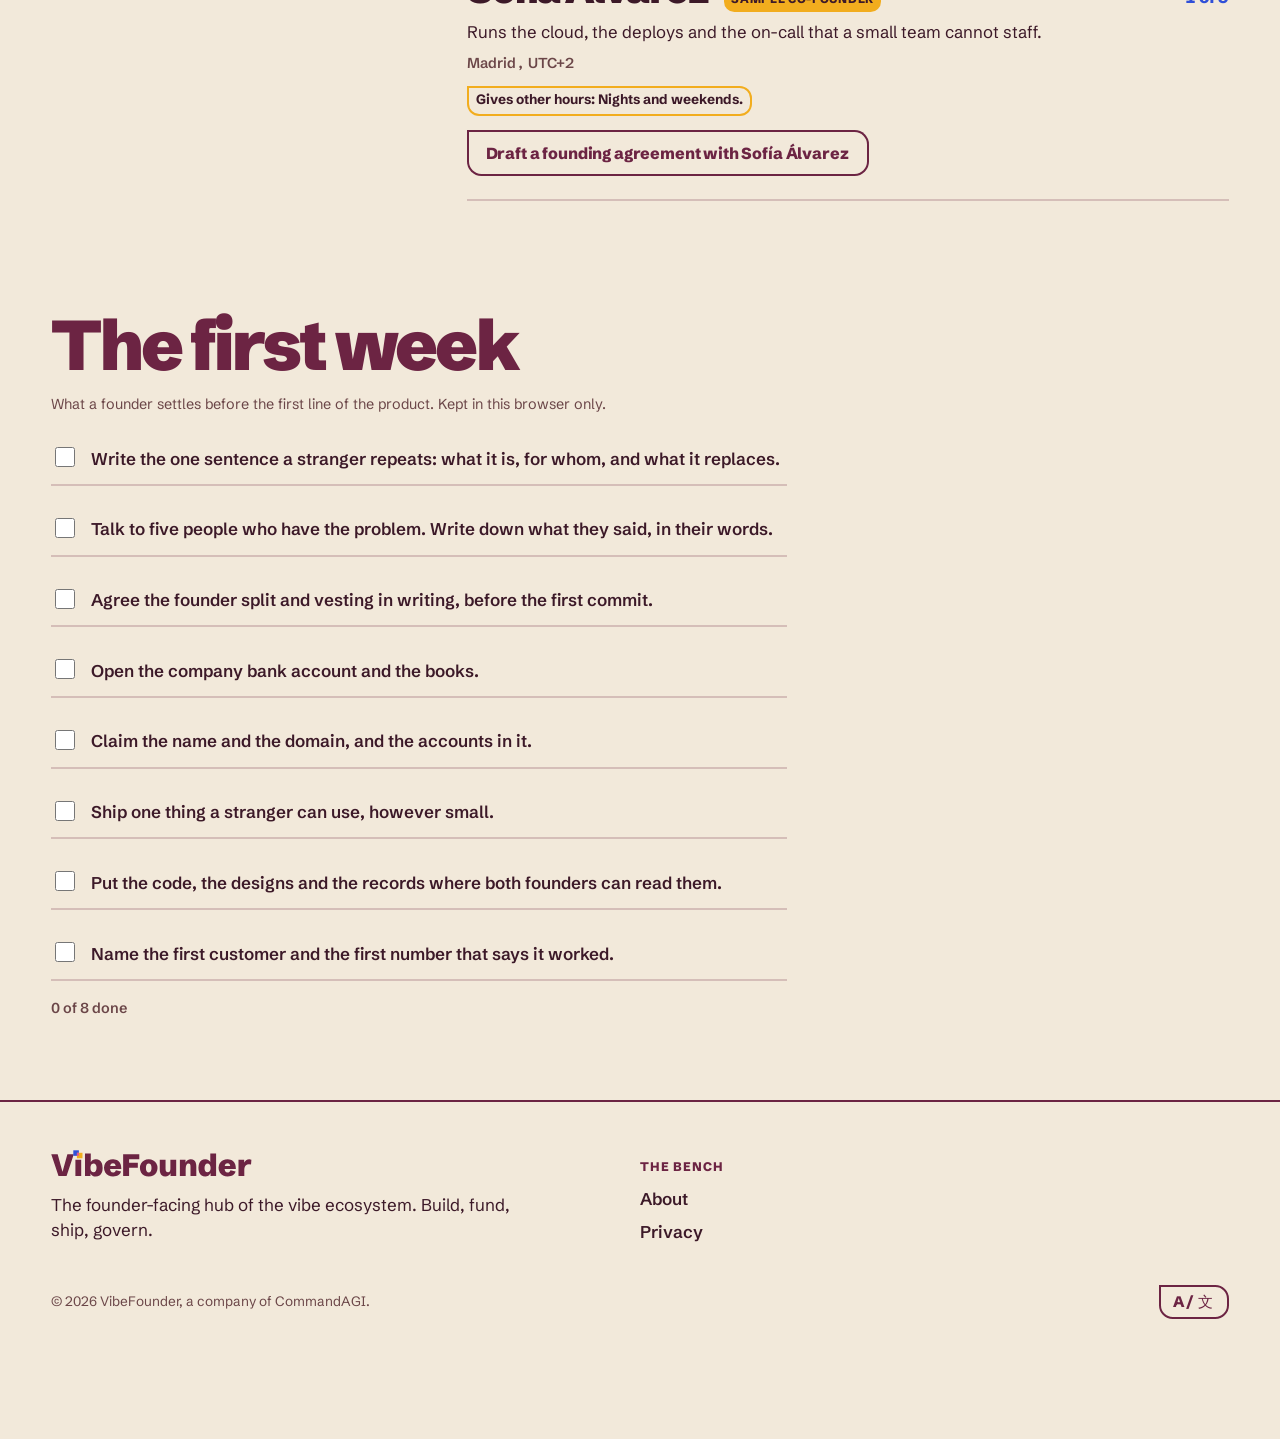
<file: app/index.html>
<!doctype html>
<html lang="en">
<head>
<meta charset="utf-8">
<meta name="viewport" content="width=device-width, initial-scale=1">
<title>The founding bench — VibeFounder</title>
<meta name="description" content="Match with a sample co-founder, read the founding agreement it drafts, and work the first week's checklist. Runs in this browser on fictional people.">
<meta name="theme-color" content="#f2e9da">
<meta http-equiv="Content-Security-Policy" content="default-src 'self'; connect-src 'none'; img-src 'self' data:; style-src 'self' 'unsafe-inline'; script-src 'self' 'unsafe-inline'; base-uri 'none'; form-action 'none'; frame-ancestors 'none'">
<link rel="canonical" href="https://vibefounder.commandagi.app/app/">
<link rel="icon" href="../brand/favicon.svg" type="image/svg+xml">
<link rel="apple-touch-icon" href="../brand/touch-icon.png">
<link rel="stylesheet" href="../style.css">
</head>
<body>
<a class="skip" href="#main" data-t="skip">Skip to the page</a>
<header class="site-header">
  <a class="brand" href="../" aria-label="VibeFounder, home"><img src="../brand/wordmark.svg" alt="" width="240" height="33"></a>
  <nav class="site-header__links" aria-label="Company">
    <a href="../about.html" data-t="nav.about" data-page="about.html">About</a>
    <a href="../team.html" data-t="nav.team">Team</a>
  </nav>
</header>

<nav class="dock" aria-label="Main">
  <a class="dock__primary" href="./" aria-current="page"><kbd>1</kbd><span data-t="dock.bench">Bench</span></a>
  <a href="#first-week"><kbd>2</kbd><span data-t="dock.week">First week</span></a>
  <a href="../index.html" data-page="index.html"><kbd>3</kbd><span data-t="nav.home">Home</span></a>
  <a href="../index.html#ecosystem" data-page="index.html#ecosystem"><kbd>4</kbd><span data-t="dock.startups">Startups</span></a>
</nav>

<main id="main">
  <section class="bench-head canvas">
    <div class="wrap stack">
      <p class="num" data-t="nav.bench">The bench</p>
      <h1 data-t="app.title">The founding bench</h1>
      <p class="lede" data-t="app.lede">Say what you are building, what you are good at and the hours you can give.</p>
      <p class="hint" data-t="app.note">Sample co-founders: fictional people.</p>
    </div>
  </section>

  <section id="bench">
    <div class="wrap bench">
      <form class="cols" id="founder-form" aria-labelledby="bench-form-heading">
        <h2 id="bench-form-heading" class="sr-only" data-t="app.title">The founding bench</h2>
        <label class="field"><span data-t="form.name">Your name, for the agreement</span>
          <input type="text" id="founder-name" autocomplete="off" data-placeholder="form.namePlaceholder">
        </label>
        <label class="field"><span data-t="form.craft">What you do</span>
          <select id="founder-craft"></select>
        </label>
        <label class="field"><span data-t="form.domain">What you are building</span>
          <select id="founder-domain"></select>
        </label>
        <div class="field"><span id="commitment-label" data-t="form.commitment">The hours you can give</span>
          <div class="chips" id="founder-commitment" role="group" aria-labelledby="commitment-label"></div>
        </div>
        <div class="field"><span aria-hidden="true">&nbsp;</span>
          <button class="button" type="submit" id="submit" data-t="find">Find matches</button>
        </div>
      </form>

      <div id="bench-results" aria-live="polite"></div>
    </div>
  </section>

  <section id="first-week">
    <div class="wrap stack">
      <h2 data-t="checklist.title">The first week</h2>
      <p class="hint" data-t="checklist.lede">What a founder settles before the first line of the product. Kept in this browser only.</p>
      <form class="stack" id="checklist"></form>
      <p class="hint mono" id="checklist-progress"></p>
    </div>
  </section>
</main>

<footer class="site-footer">
  <div class="wrap">
    <div class="site-footer__cols">
      <div class="stack">
        <a class="brand" href="../" aria-label="VibeFounder, home"><img src="../brand/wordmark.svg" alt="" width="240" height="33"></a>
        <p data-t="footer.pitch">The founder-facing hub of the vibe ecosystem. Build, fund, ship, govern.</p>
      </div>
      <div>
        <p class="label" data-t="nav.bench">The bench</p>
        <p><a href="../about.html" data-t="nav.about" data-page="about.html">About VibeFounder</a></p>
        <p><a href="../privacy.html" data-page="privacy.html" data-t="nav.privacy">Privacy</a></p>
      </div>
    </div>
    <div class="site-footer__base">
      <span data-t="footer.legal">© 2026 VibeFounder, a company of CommandAGI.</span>
      <div class="lang">
        <button type="button" class="lang-btn" commandfor="lang-dialog" command="show-modal" aria-haspopup="dialog" aria-label="Language" title="Language"><span class="lang-btn__glyph" aria-hidden="true">A<span>/</span><span lang="zh-Hans">文</span></span></button>
        <noscript><nav class="lang-links" aria-label="Languages"><a href="?lang=en" hreflang="en"><span lang="en">English</span></a><a href="?lang=es" hreflang="es"><span lang="es">Español</span></a><a href="?lang=zh" hreflang="zh-Hans"><span lang="zh-Hans">简体中文</span></a></nav></noscript>
        <dialog id="lang-dialog" class="lang-dialog" aria-labelledby="lang-dialog-title" closedby="any">
          <div class="lang-dialog__box">
            <div class="lang-dialog__head">
              <h2 id="lang-dialog-title" data-t="lang.title">Choose a language</h2>
              <form method="dialog"><button class="lang-dialog__close" aria-label="Close" data-t="lang.close"><svg viewBox="0 0 16 16" aria-hidden="true" focusable="false"><path d="M3.5 3.5l9 9M12.5 3.5l-9 9" stroke="currentColor" stroke-width="1.5" stroke-linecap="round"/></svg></button></form>
            </div>
            <ul class="lang-list" role="list">
              <li><a href="?lang=en" hreflang="en" data-lang="en"><span lang="en">English</span></a></li>
              <li><a href="?lang=es" hreflang="es" data-lang="es"><span lang="es">Español</span></a></li>
              <li><a href="?lang=zh" hreflang="zh-Hans" data-lang="zh-Hans"><span lang="zh-Hans">简体中文</span></a></li>
            </ul>
          </div>
        </dialog>
      </div>
    </div>
  </div>
</footer>
<script type="module" src="app.js"></script>
</body>
</html>
</file>
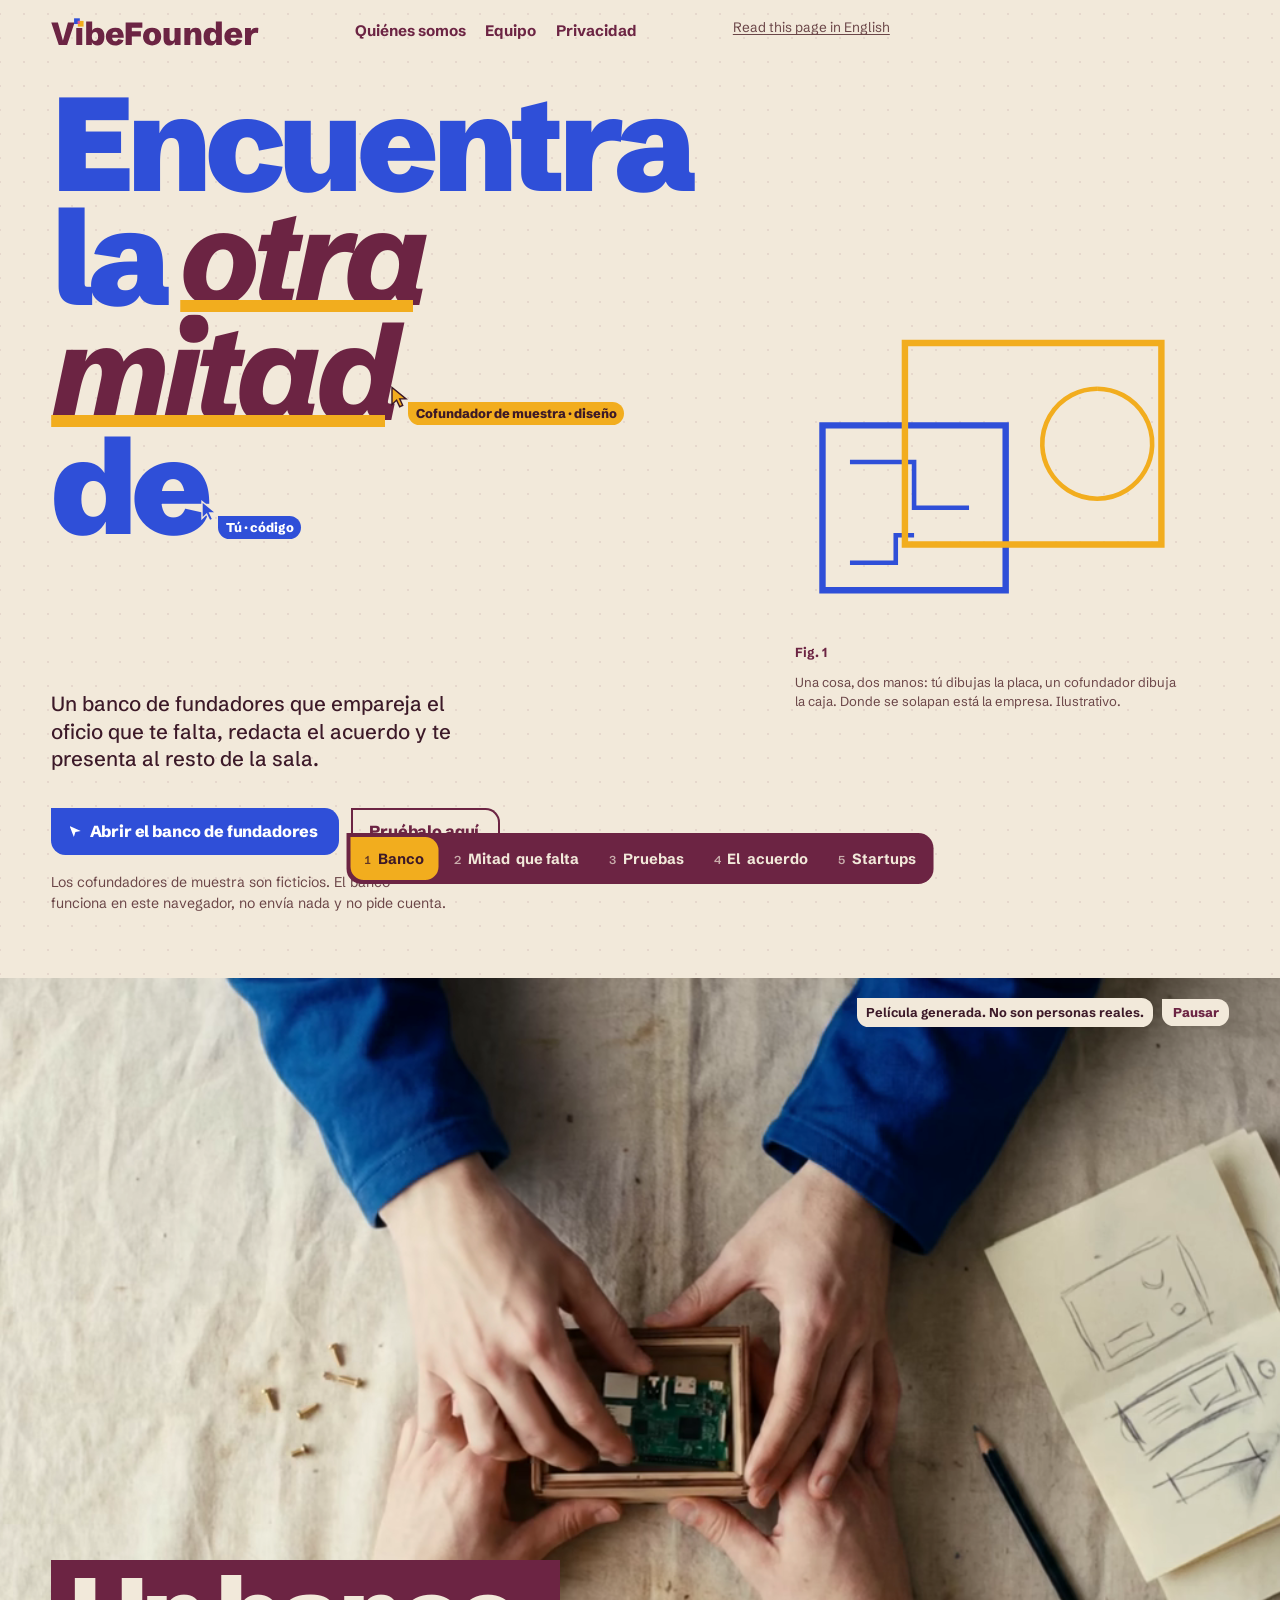
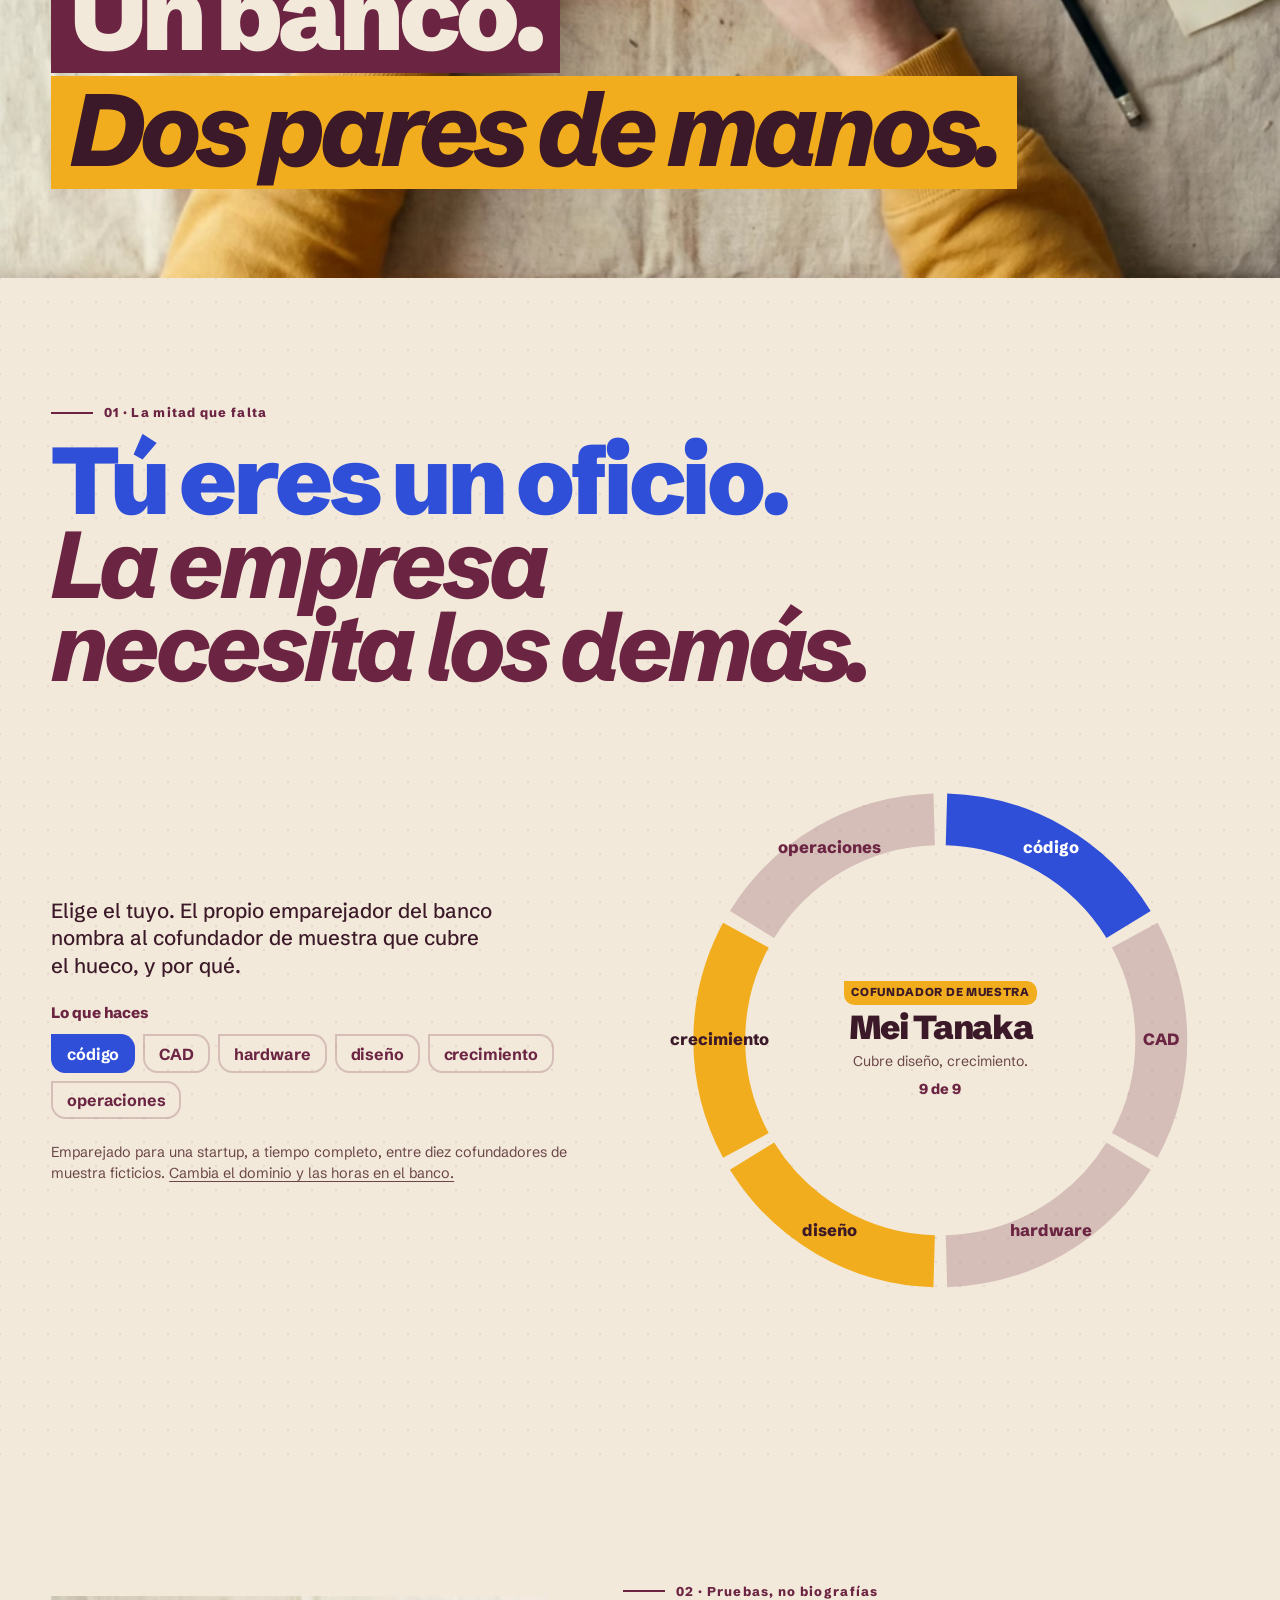
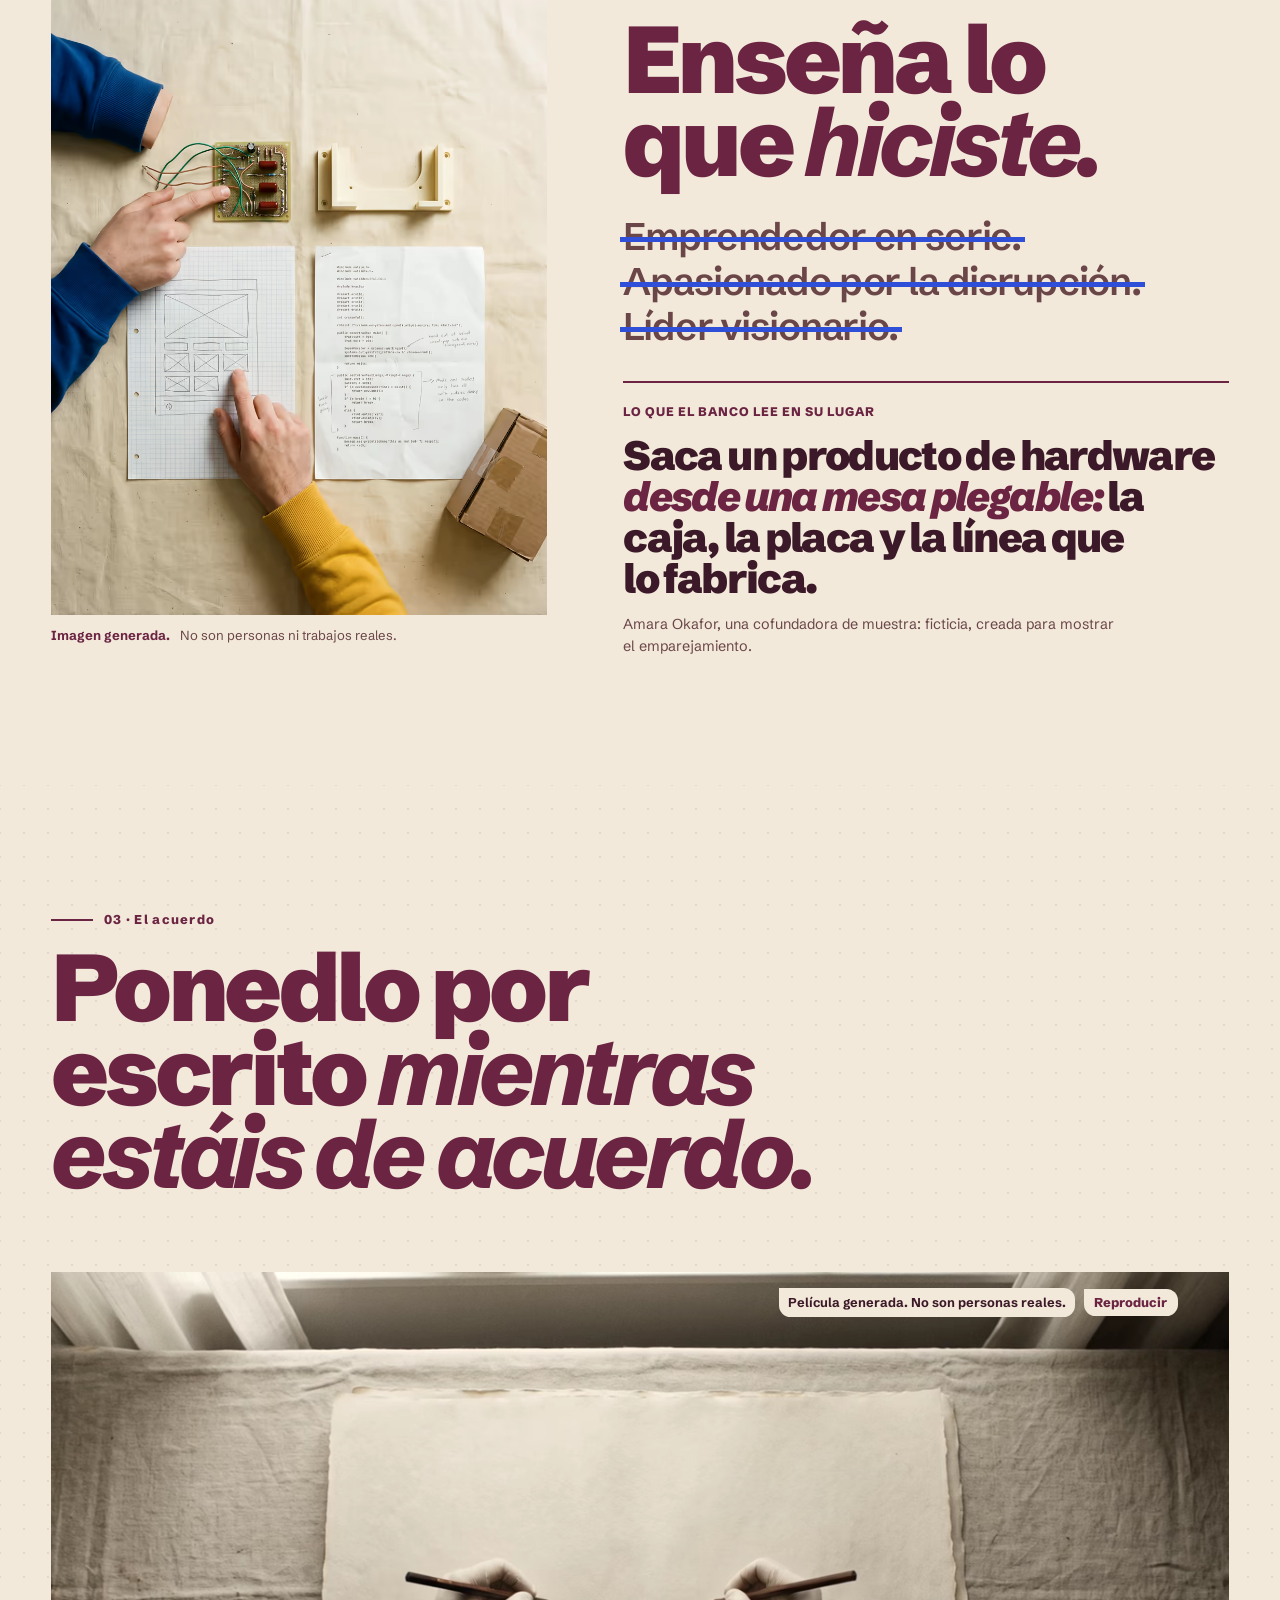
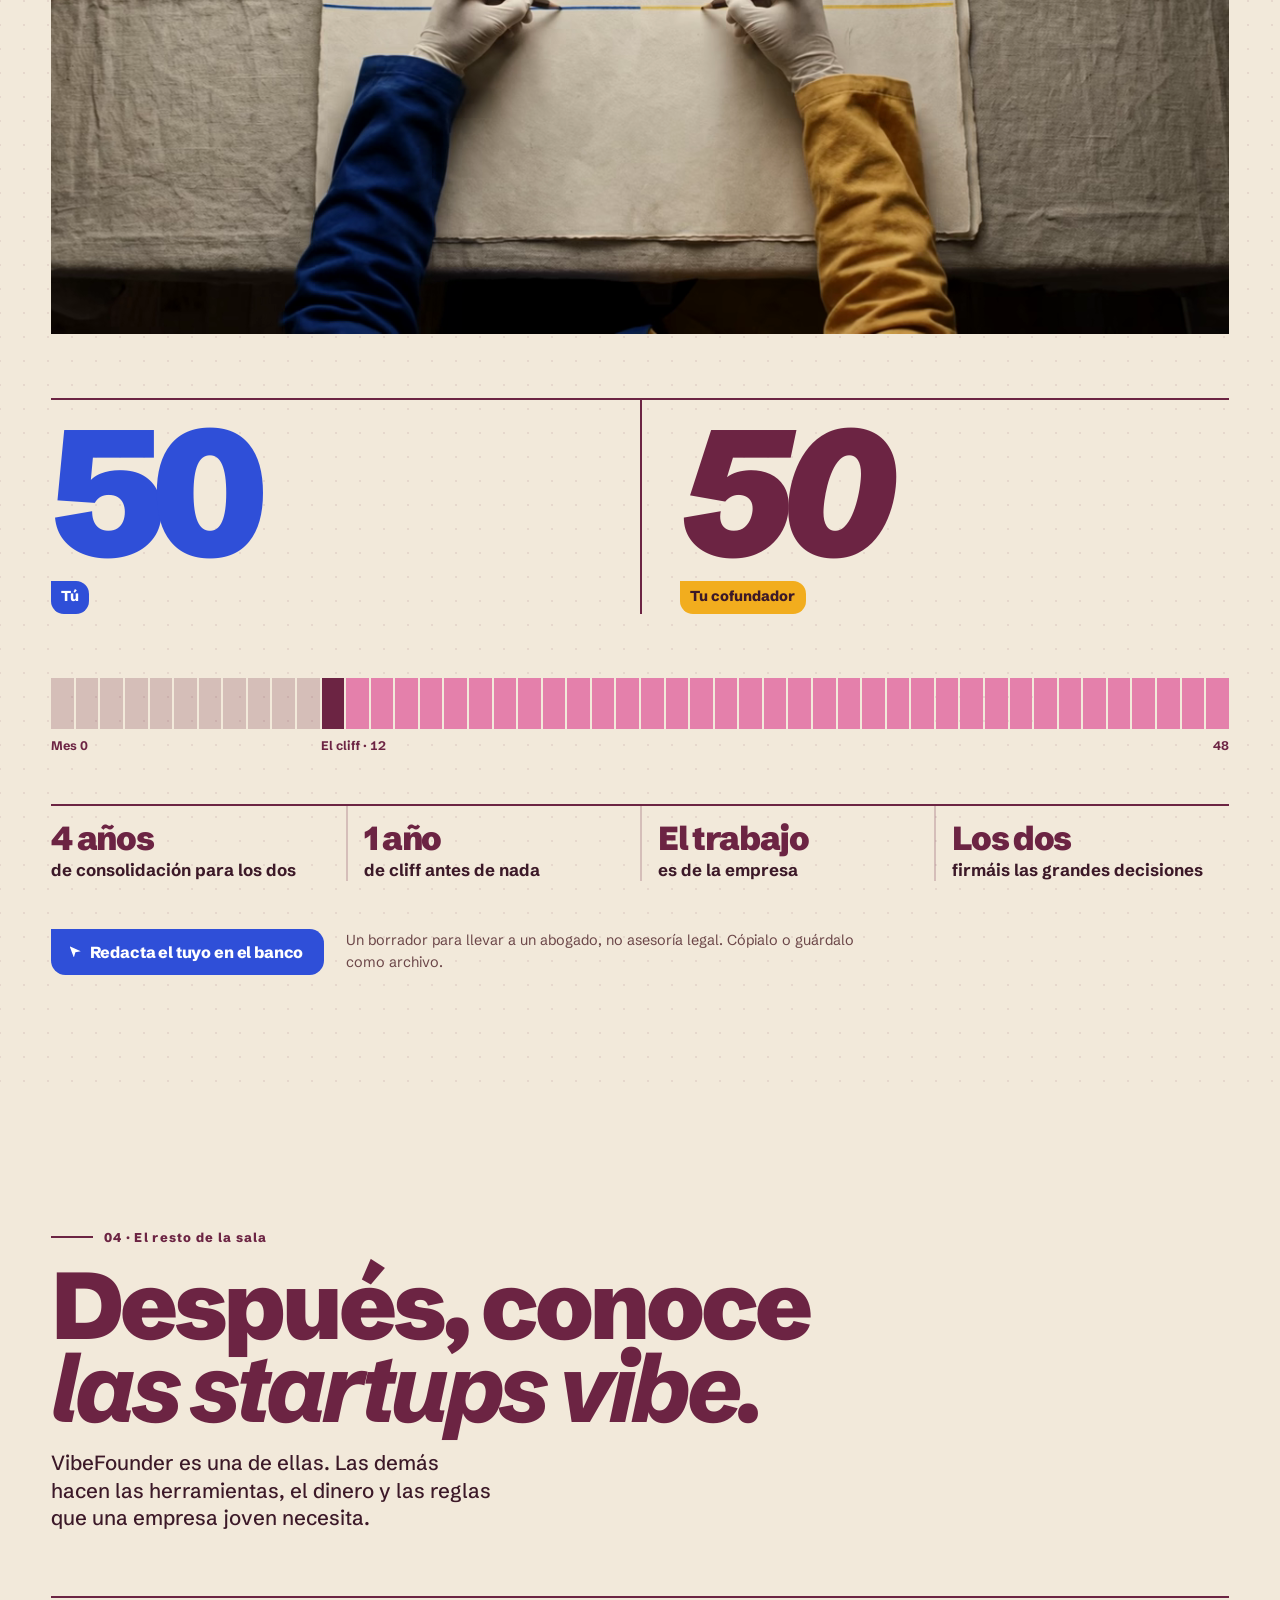
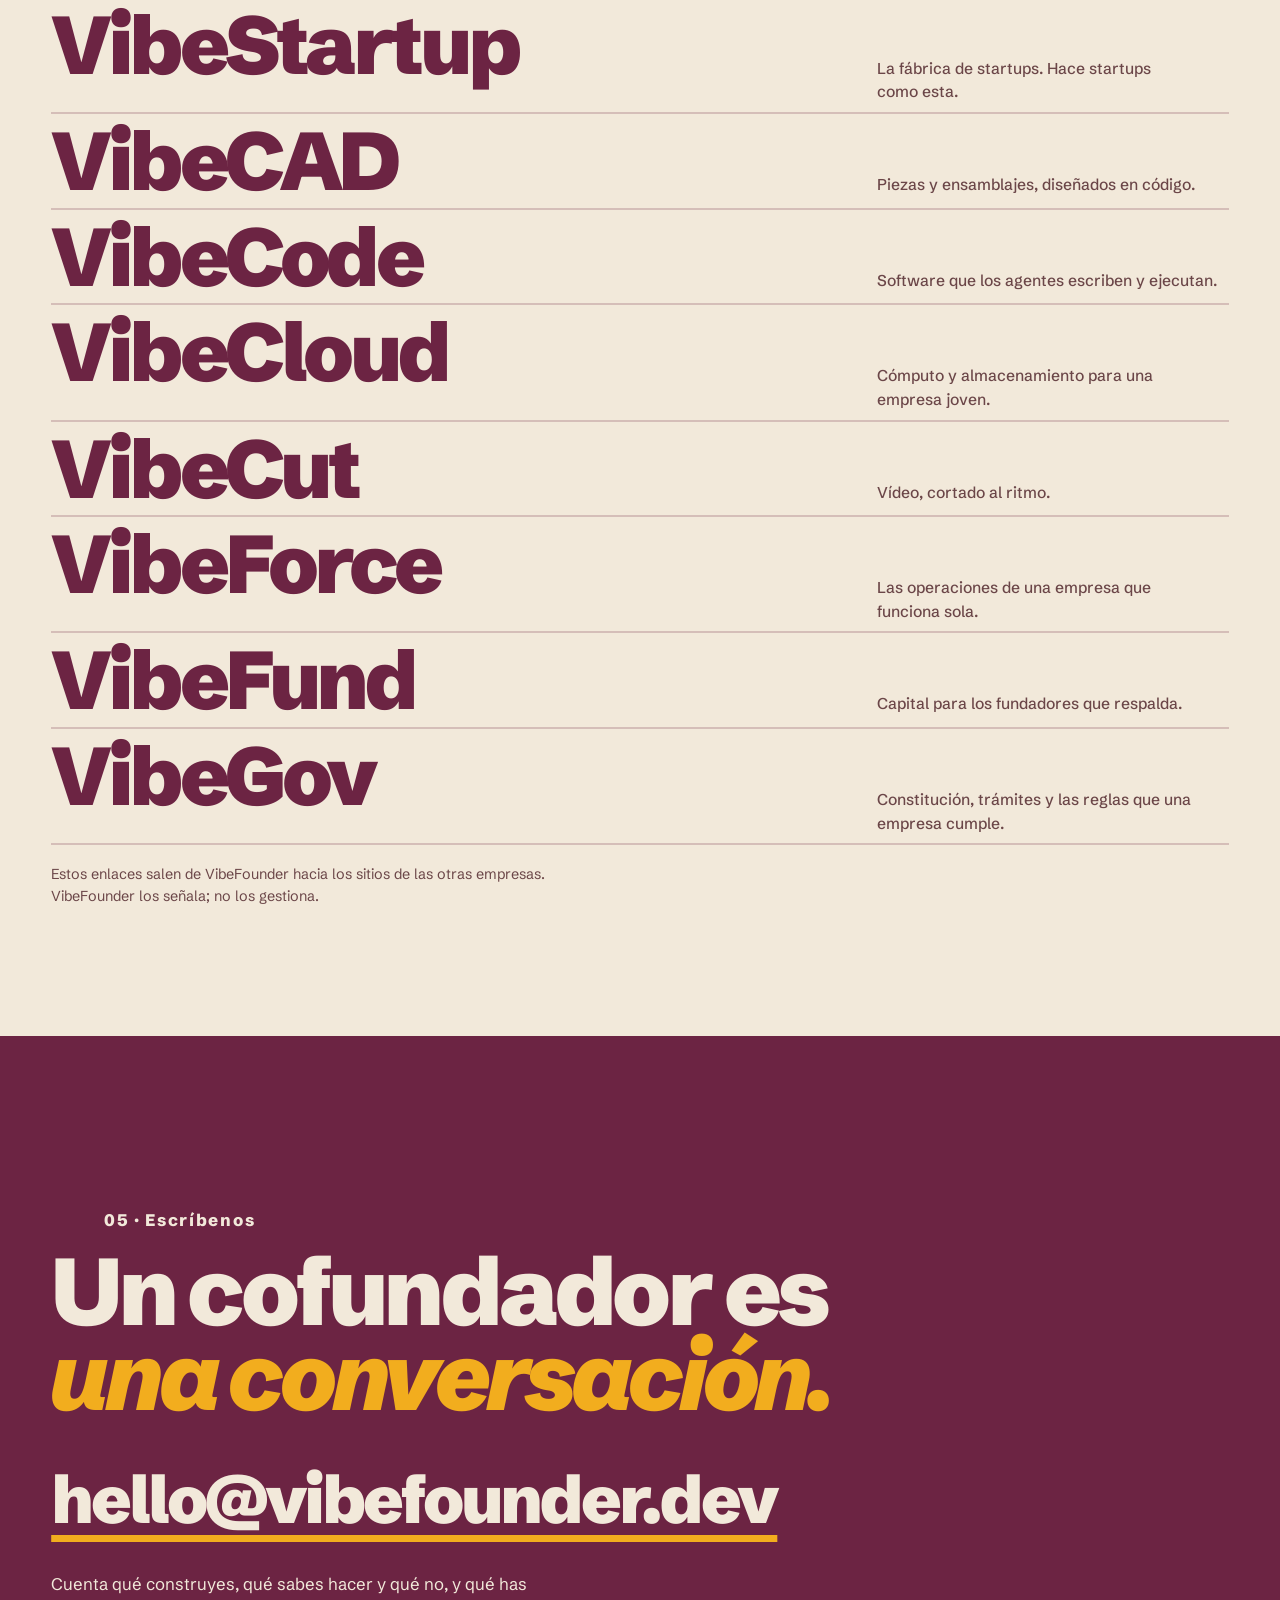
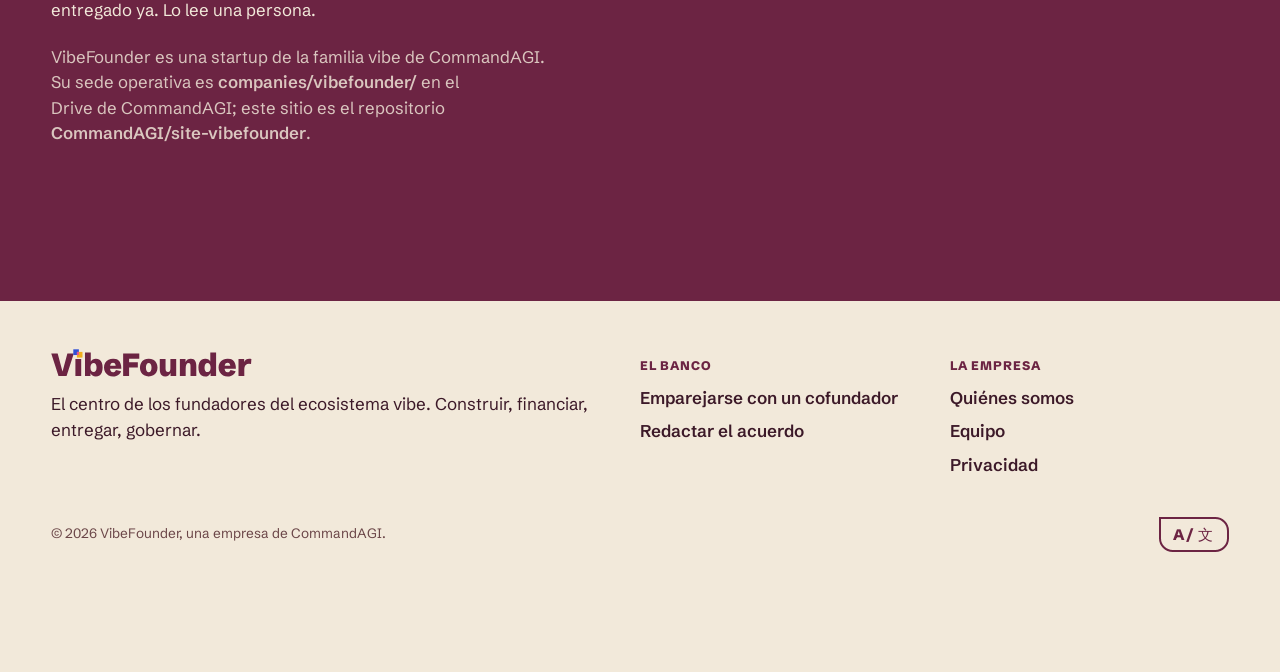
<file: es/index.html>
<!doctype html>
<html lang="es">
<head>
<meta charset="utf-8">
<meta name="viewport" content="width=device-width, initial-scale=1, viewport-fit=cover">
<title>VibeFounder — encuentra la otra mitad de tu empresa</title>
<meta name="description" content="VibeFounder es el centro de los fundadores del ecosistema vibe: un banco de fundadores que empareja el oficio que te falta, redacta el acuerdo fundacional y traza el mapa de las startups que construyen, financian, entregan y gobiernan.">
<meta name="theme-color" content="#f2e9da">
<meta http-equiv="Content-Security-Policy" content="default-src 'self'; connect-src 'none'; img-src 'self' data:; style-src 'self' 'unsafe-inline'; script-src 'self' 'unsafe-inline'; base-uri 'none'; form-action 'none'; frame-ancestors 'none'">
<link rel="canonical" href="https://vibefounder.commandagi.app/es/">
<link rel="alternate" hreflang="en" href="../">
<link rel="alternate" hreflang="es" href="./">
<link rel="alternate" hreflang="zh-Hans" href="../zh/">
<link rel="alternate" hreflang="x-default" href="../">
<meta property="og:title" content="VibeFounder — encuentra la otra mitad de tu empresa">
<meta property="og:description" content="El centro de los fundadores del ecosistema vibe. Un banco de fundadores, un acuerdo fundacional y el mapa de las startups vibe.">
<meta property="og:type" content="website">
<meta property="og:url" content="https://vibefounder.commandagi.app/es/">
<meta property="og:image" content="https://vibefounder.commandagi.app/brand/og.png">
<meta property="og:locale" content="es_ES">
<meta name="twitter:card" content="summary_large_image">
<link rel="icon" href="../brand/favicon.svg" type="image/svg+xml">
<link rel="apple-touch-icon" href="../brand/touch-icon.png">
<link rel="preload" href="../fonts/schibsted-wght.woff2" as="font" type="font/woff2" crossorigin>
<link rel="preload" href="../fonts/schibsted-ital.woff2" as="font" type="font/woff2" crossorigin>
<link rel="stylesheet" href="../style.css">
</head>
<body>
<a class="skip" href="#main">Saltar a la página</a>
<header class="site-header">
  <a class="brand" href="./" aria-label="VibeFounder, inicio"><img src="../brand/wordmark.svg" alt="" width="240" height="33"></a>
  <nav class="site-header__links" aria-label="Empresa">
    <a href="about.html">Quiénes somos</a>
    <a href="../team.html">Equipo</a>
    <a class="site-header__extra" href="privacy.html">Privacidad</a>
  </nav>
  <p id="lang-hint" class="hint" hidden><a href="../"></a></p>
</header>

<nav class="dock" aria-label="Principal">
  <a class="dock__primary" href="../app/?lang=es"><kbd>1</kbd>Banco</a>
  <a href="#half"><kbd>2</kbd>Mitad<span class="dock__long"> que falta</span></a>
  <a href="#proof"><kbd>3</kbd>Pruebas</a>
  <a href="#agreement"><kbd>4</kbd><span class="dock__long">El </span>acuerdo</a>
  <a href="#ecosystem"><kbd>5</kbd>Startups</a>
</nav>

<main id="main">
  <section class="hero canvas" aria-labelledby="hero-title">
    <div class="wrap hero__grid">
      <div>
        <h1 id="hero-title"><span class="w w--a">Encuentra</span> <span class="w w--a">la</span> <span class="w w--b">otra</span> <span class="w w--b">mitad</span> <span class="w w--a">de</span> <span class="w w--a">tu</span> <span class="w w--both">empresa.</span></h1>
        <p class="lede">Un banco de fundadores que empareja el oficio que te falta, redacta el acuerdo y te presenta al resto de la sala.</p>
        <div class="hero__actions">
          <a class="button" href="../app/?lang=es">Abrir el banco de fundadores</a>
          <a class="button button--quiet" href="#half">Pruébalo aquí</a>
        </div>
        <p class="hero__note">Los cofundadores de muestra son ficticios. El banco funciona en este navegador, no envía nada y no pide cuenta.</p>
      </div>
      <figure class="hero__side" aria-labelledby="thing-cap">
        <svg class="thing" viewBox="0 0 430 360" aria-hidden="true" focusable="false">
          <rect class="fill-duo pop" style="--d:.2s" x="120" y="150" width="110" height="130" opacity=".9"/>
          <path class="a draw" data-hand="a" fill="none" stroke-width="7" stroke-linejoin="miter" d="M30 150H230V330H30Z"/>
          <path class="a draw" data-hand="a" fill="none" stroke-width="5" d="M60 190H130V240H190"/>
          <path class="a draw" data-hand="a" fill="none" stroke-width="5" d="M60 300H110V270H130"/>
          <rect class="fill-a pop" style="--d:.35s" x="140" y="262" width="56" height="44"/>
          <path class="b draw" data-hand="b" fill="none" stroke-width="7" stroke-linejoin="miter" d="M120 60H400V280H120Z"/>
          <path class="b draw" data-hand="b" fill="none" stroke-width="5" d="M330 110A60 60 0 1 1 329.9 110"/>
          <circle class="fill-b pop" style="--d:.5s" cx="330" cy="170" r="18"/>
          <circle class="fill-b pop" style="--d:.6s" cx="372" cy="252" r="9"/>
        </svg>
        <figcaption class="figcap" id="thing-cap"><b>Fig. 1</b> Una cosa, dos manos: tú dibujas la placa, un cofundador dibuja la caja. Donde se solapan está la empresa. Ilustrativo.</figcaption>
      </figure>
    </div>
    <div class="cursor cursor--a" data-cursor="a" hidden><svg viewBox="0 0 22 22" aria-hidden="true"><path d="M2 1.5v17l4.6-4.4 3.1 6.6 3-1.4-3-6.4H16z" fill="currentColor" stroke="#f2e9da" stroke-width="1.4"/></svg><span>Tú · código</span></div>
    <div class="cursor cursor--b" data-cursor="b" hidden><svg viewBox="0 0 22 22" aria-hidden="true"><path d="M2 1.5v17l4.6-4.4 3.1 6.6 3-1.4-3-6.4H16z" fill="currentColor" stroke="#3b1726" stroke-width="1.4"/></svg><span>Cofundador de muestra · diseño</span></div>
  </section>

  <section class="film" aria-labelledby="film-title" data-film>
    <video muted loop playsinline preload="none" poster="../media/duet.jpg" aria-hidden="true" tabindex="-1">
      <source src="../media/duet.av1.mp4" type='video/mp4; codecs="av01.0.05M.08"'>
      <source src="../media/duet.mp4" type="video/mp4">
    </video>
    <div class="film__cap">
      <span class="tagline">Película generada. No son personas reales.</span>
      <button class="film__toggle" type="button" data-play="Reproducir" data-pause="Pausar">Reproducir</button>
    </div>
    <div class="film__words">
      <h2 id="film-title">Un banco.</h2>
      <p class="big">Dos pares de manos.</p>
    </div>
  </section>

  <section class="scene canvas" id="half" aria-labelledby="half-title">
    <div class="wrap">
      <div class="scene__head">
        <p class="num">01 · La mitad que falta</p>
        <h2 id="half-title"><span class="a">Tú eres un oficio.</span> <em>La empresa necesita los demás.</em></h2>
      </div>
      <div class="half__grid">
        <div>
          <p class="lede">Elige el tuyo. El propio emparejador del banco nombra al cofundador de muestra que cubre el hueco, y por qué.</p>
          <fieldset class="crafts" data-crafts>
            <legend>Lo que haces</legend>
            <button class="chip" type="button" data-craft="code" aria-pressed="true">código</button>
            <button class="chip" type="button" data-craft="cad" aria-pressed="false">CAD</button>
            <button class="chip" type="button" data-craft="hardware" aria-pressed="false">hardware</button>
            <button class="chip" type="button" data-craft="design" aria-pressed="false">diseño</button>
            <button class="chip" type="button" data-craft="growth" aria-pressed="false">crecimiento</button>
            <button class="chip" type="button" data-craft="ops" aria-pressed="false">operaciones</button>
          </fieldset>
          <p class="hint" style="margin-top:1.4rem">Emparejado para una startup, a tiempo completo, entre diez cofundadores de muestra ficticios. <a href="../app/?lang=es">Cambia el dominio y las horas en el banco.</a></p>
        </div>
        <div class="ring" role="img" aria-labelledby="ring-desc">
          <svg viewBox="0 0 600 600" aria-hidden="true" focusable="false">
            <path class="seg is-a" data-craft="code" d="M306.4 70.1A230 230 0 0 1 495.9 179.5"/>
            <path class="seg" data-craft="cad" d="M502.3 190.6A230 230 0 0 1 502.3 409.4"/>
            <path class="seg" data-craft="hardware" d="M495.9 420.5A230 230 0 0 1 306.4 529.9"/>
            <path class="seg is-b" data-craft="design" d="M293.6 529.9A230 230 0 0 1 104.1 420.5"/>
            <path class="seg is-b" data-craft="growth" d="M97.7 409.4A230 230 0 0 1 97.7 190.6"/>
            <path class="seg" data-craft="ops" d="M104.1 179.5A230 230 0 0 1 293.6 70.1"/>
            <text class="seg-label is-a" data-craft="code" x="415" y="100.8">código</text>
            <text class="seg-label" data-craft="cad" x="530" y="300">CAD</text>
            <text class="seg-label" data-craft="hardware" x="415" y="499.2">hardware</text>
            <text class="seg-label is-b" data-craft="design" x="185" y="499.2">diseño</text>
            <text class="seg-label is-b" data-craft="growth" x="70" y="300">crecimiento</text>
            <text class="seg-label" data-craft="ops" x="185" y="100.8">operaciones</text>
          </svg>
          <div class="ring__core" id="ring-desc" aria-live="polite">
            <span class="sample">Cofundador de muestra</span>
            <span class="who" data-who>Mei Tanaka</span>
            <span class="why" data-why>Cubre diseño, crecimiento.</span>
            <span class="score" data-score>9 de 9</span>
          </div>
        </div>
      </div>
    </div>
  </section>

  <section class="scene" id="proof" aria-labelledby="proof-title">
    <div class="wrap proof__grid">
      <figure class="plate">
        <picture>
          <source srcset="../media/proof.avif" type="image/avif">
          <img src="../media/proof.jpg" width="960" height="1200" loading="lazy" decoding="async" alt="Vista cenital: una placa soldada a mano, un soporte impreso, un boceto de interfaz, una página de código y un prototipo de cartón sobre un banco de lino; una mano de manga azul y otra de manga amarilla tocan cada una un objeto.">
        </picture>
        <figcaption class="figcap"><b>Imagen generada.</b> No son personas ni trabajos reales.</figcaption>
      </figure>
      <div>
        <p class="num">02 · Pruebas, no biografías</p>
        <h2 id="proof-title" style="margin-top:1.2rem">Enseña lo que <em>hiciste.</em></h2>
        <ul class="bio" aria-label="Lo que dice una biografía, tachado">
          <li>Emprendedor en serie.</li>
          <li>Apasionado por la disrupción.</li>
          <li>Líder visionario.</li>
        </ul>
        <div class="shipped">
          <p class="label">Lo que el banco lee en su lugar</p>
          <p class="big">Saca un producto de hardware <em>desde una mesa plegable:</em> la caja, la placa y la línea que lo fabrica.</p>
          <p class="hint">Amara Okafor, una cofundadora de muestra: ficticia, creada para mostrar el emparejamiento.</p>
        </div>
      </div>
    </div>
  </section>

  <section class="scene canvas" id="agreement" aria-labelledby="agreement-title">
    <div class="wrap">
      <div class="scene__head">
        <p class="num">03 · El acuerdo</p>
        <h2 id="agreement-title">Ponedlo por escrito <em>mientras estáis de acuerdo.</em></h2>
      </div>
      <div class="agree__film" data-film>
        <video muted loop playsinline preload="none" poster="../media/sheet.jpg" aria-hidden="true" tabindex="-1">
          <source src="../media/sheet.av1.mp4" type='video/mp4; codecs="av01.0.05M.08"'>
          <source src="../media/sheet.mp4" type="video/mp4">
        </video>
        <div class="film__cap">
          <span class="tagline">Película generada. No son personas reales.</span>
          <button class="film__toggle" type="button" data-play="Reproducir" data-pause="Pausar">Reproducir</button>
        </div>
      </div>
      <div class="split">
        <div><p class="pct pct--a">50</p><p>Tú</p></div>
        <div><p class="pct pct--b"><span>50</span></p><p>Tu cofundador</p></div>
      </div>
      <div class="vest" role="img" aria-label="Consolidación en 48 meses: nada se consolida antes del cliff del mes 12; después, una parte cada mes hasta el mes 48.">
        <div class="vest__track" aria-hidden="true"><i></i><i></i><i></i><i></i><i></i><i></i><i></i><i></i><i></i><i></i><i></i><i></i><i></i><i></i><i></i><i></i><i></i><i></i><i></i><i></i><i></i><i></i><i></i><i></i><i></i><i></i><i></i><i></i><i></i><i></i><i></i><i></i><i></i><i></i><i></i><i></i><i></i><i></i><i></i><i></i><i></i><i></i><i></i><i></i><i></i><i></i><i></i><i></i></div>
        <div class="vest__axis" aria-hidden="true"><span>Mes 0</span><span>El cliff · 12</span><span>48</span></div>
      </div>
      <ul class="terms">
        <li><b>4 años</b>de consolidación para los dos</li>
        <li><b>1 año</b>de cliff antes de nada</li>
        <li><b>El trabajo</b>es de la empresa</li>
        <li><b>Los dos</b>firmáis las grandes decisiones</li>
      </ul>
      <div class="agree__cta">
        <a class="button" href="../app/?lang=es">Redacta el tuyo en el banco</a>
        <p class="hint">Un borrador para llevar a un abogado, no asesoría legal. Cópialo o guárdalo como archivo.</p>
      </div>
    </div>
  </section>

  <section class="scene" id="ecosystem" aria-labelledby="ecosystem-title">
    <div class="wrap">
      <div class="scene__head">
        <p class="num">04 · El resto de la sala</p>
        <h2 id="ecosystem-title">Después, conoce <em>las startups vibe.</em></h2>
        <p class="lede">VibeFounder es una de ellas. Las demás hacen las herramientas, el dinero y las reglas que una empresa joven necesita.</p>
      </div>
      <ul class="grid-ecosystem">
        <li><a href="https://vibestartup.us"><span class="eco-name">VibeStartup</span><span class="eco-what">La fábrica de startups. Hace startups como esta.</span><span class="eco-host" aria-hidden="true">vibestartup.us ↗</span></a></li>
        <li><a href="https://vibecad.pro"><span class="eco-name">VibeCAD</span><span class="eco-what">Piezas y ensamblajes, diseñados en código.</span><span class="eco-host" aria-hidden="true">vibecad.pro ↗</span></a></li>
        <li><a href="https://vibecode.ooo"><span class="eco-name">VibeCode</span><span class="eco-what">Software que los agentes escriben y ejecutan.</span><span class="eco-host" aria-hidden="true">vibecode.ooo ↗</span></a></li>
        <li><a href="https://vibecloud.pro"><span class="eco-name">VibeCloud</span><span class="eco-what">Cómputo y almacenamiento para una empresa joven.</span><span class="eco-host" aria-hidden="true">vibecloud.pro ↗</span></a></li>
        <li><a href="https://vibecut.me"><span class="eco-name">VibeCut</span><span class="eco-what">Vídeo, cortado al ritmo.</span><span class="eco-host" aria-hidden="true">vibecut.me ↗</span></a></li>
        <li><a href="https://vibeforce.pro"><span class="eco-name">VibeForce</span><span class="eco-what">Las operaciones de una empresa que funciona sola.</span><span class="eco-host" aria-hidden="true">vibeforce.pro ↗</span></a></li>
        <li><a href="https://vibefund.pro"><span class="eco-name">VibeFund</span><span class="eco-what">Capital para los fundadores que respalda.</span><span class="eco-host" aria-hidden="true">vibefund.pro ↗</span></a></li>
        <li><a href="https://vibegov.pro"><span class="eco-name">VibeGov</span><span class="eco-what">Constitución, trámites y las reglas que una empresa cumple.</span><span class="eco-host" aria-hidden="true">vibegov.pro ↗</span></a></li>
      </ul>
      <p class="hint" style="margin-top:1.2rem">Estos enlaces salen de VibeFounder hacia los sitios de las otras empresas. VibeFounder los señala; no los gestiona.</p>
    </div>
  </section>

  <section class="talk" id="contact" aria-labelledby="contact-title">
    <div class="wrap">
      <p class="num" style="color:inherit">05 · Escríbenos</p>
      <h2 id="contact-title" style="margin-top:1.2rem">Un cofundador es <em>una conversación.</em></h2>
      <a class="mail" href="mailto:hello@vibefounder.dev">hello@vibefounder.dev</a>
      <p>Cuenta qué construyes, qué sabes hacer y qué no, y qué has entregado ya. Lo lee una persona.</p>
      <p class="hint">VibeFounder es una startup de la familia vibe de CommandAGI. Su sede operativa es <span class="mono">companies/vibefounder/</span> en el Drive de CommandAGI; este sitio es el repositorio <span class="mono">CommandAGI/site-vibefounder</span>.</p>
    </div>
  </section>
</main>

<footer class="site-footer">
  <div class="wrap">
    <div class="site-footer__cols">
      <div>
        <a class="brand" href="./" aria-label="VibeFounder, inicio"><img src="../brand/wordmark.svg" alt="" width="240" height="33"></a>
        <p>El centro de los fundadores del ecosistema vibe. Construir, financiar, entregar, gobernar.</p>
      </div>
      <div>
        <p class="label">El banco</p>
        <p><a href="../app/?lang=es">Emparejarse con un cofundador</a></p>
        <p><a href="../app/?lang=es">Redactar el acuerdo</a></p>
      </div>
      <div>
        <p class="label">La empresa</p>
        <p><a href="about.html">Quiénes somos</a></p>
        <p><a href="../team.html">Equipo</a></p>
        <p><a href="privacy.html">Privacidad</a></p>
      </div>
    </div>
    <div class="site-footer__base">
      <span>© 2026 VibeFounder, una empresa de CommandAGI.</span>
      <div class="lang">
        <button type="button" class="lang-btn" commandfor="lang-dialog" command="show-modal" aria-haspopup="dialog" aria-label="Idioma" title="Idioma"><span class="lang-btn__glyph" aria-hidden="true">A<span>/</span><span lang="zh-Hans">文</span></span></button>
        <noscript><nav class="lang-links" aria-label="Idiomas"><a href="../" hreflang="en"><span lang="en">English</span></a><a href="./" hreflang="es"><span lang="es">Español</span></a><a href="../zh/" hreflang="zh-Hans"><span lang="zh-Hans">简体中文</span></a></nav></noscript>
        <dialog id="lang-dialog" class="lang-dialog" aria-labelledby="lang-dialog-title" closedby="any">
          <div class="lang-dialog__box">
            <div class="lang-dialog__head">
              <h2 id="lang-dialog-title">Elige un idioma</h2>
              <form method="dialog"><button class="lang-dialog__close" aria-label="Cerrar"><svg viewBox="0 0 16 16" aria-hidden="true" focusable="false"><path d="M3.5 3.5l9 9M12.5 3.5l-9 9" stroke="currentColor" stroke-width="1.5" stroke-linecap="round"/></svg></button></form>
            </div>
            <ul class="lang-list" role="list">
              <li><a href="../" hreflang="en"><span lang="en">English</span></a></li>
              <li><a href="./" hreflang="es" aria-current="true" autofocus><span lang="es">Español</span><svg class="lang-list__check" viewBox="0 0 16 16" aria-hidden="true" focusable="false"><path d="M3 8.5l3.2 3L13 4.5" fill="none" stroke="currentColor" stroke-width="1.6" stroke-linecap="round" stroke-linejoin="round"/></svg></a></li>
              <li><a href="../zh/" hreflang="zh-Hans"><span lang="zh-Hans">简体中文</span></a></li>
            </ul>
          </div>
        </dialog>
      </div>
    </div>
  </div>
</footer>
<script src="../lang.js"></script>
<script type="module" src="../home.js"></script>
</body>
</html>
</file>
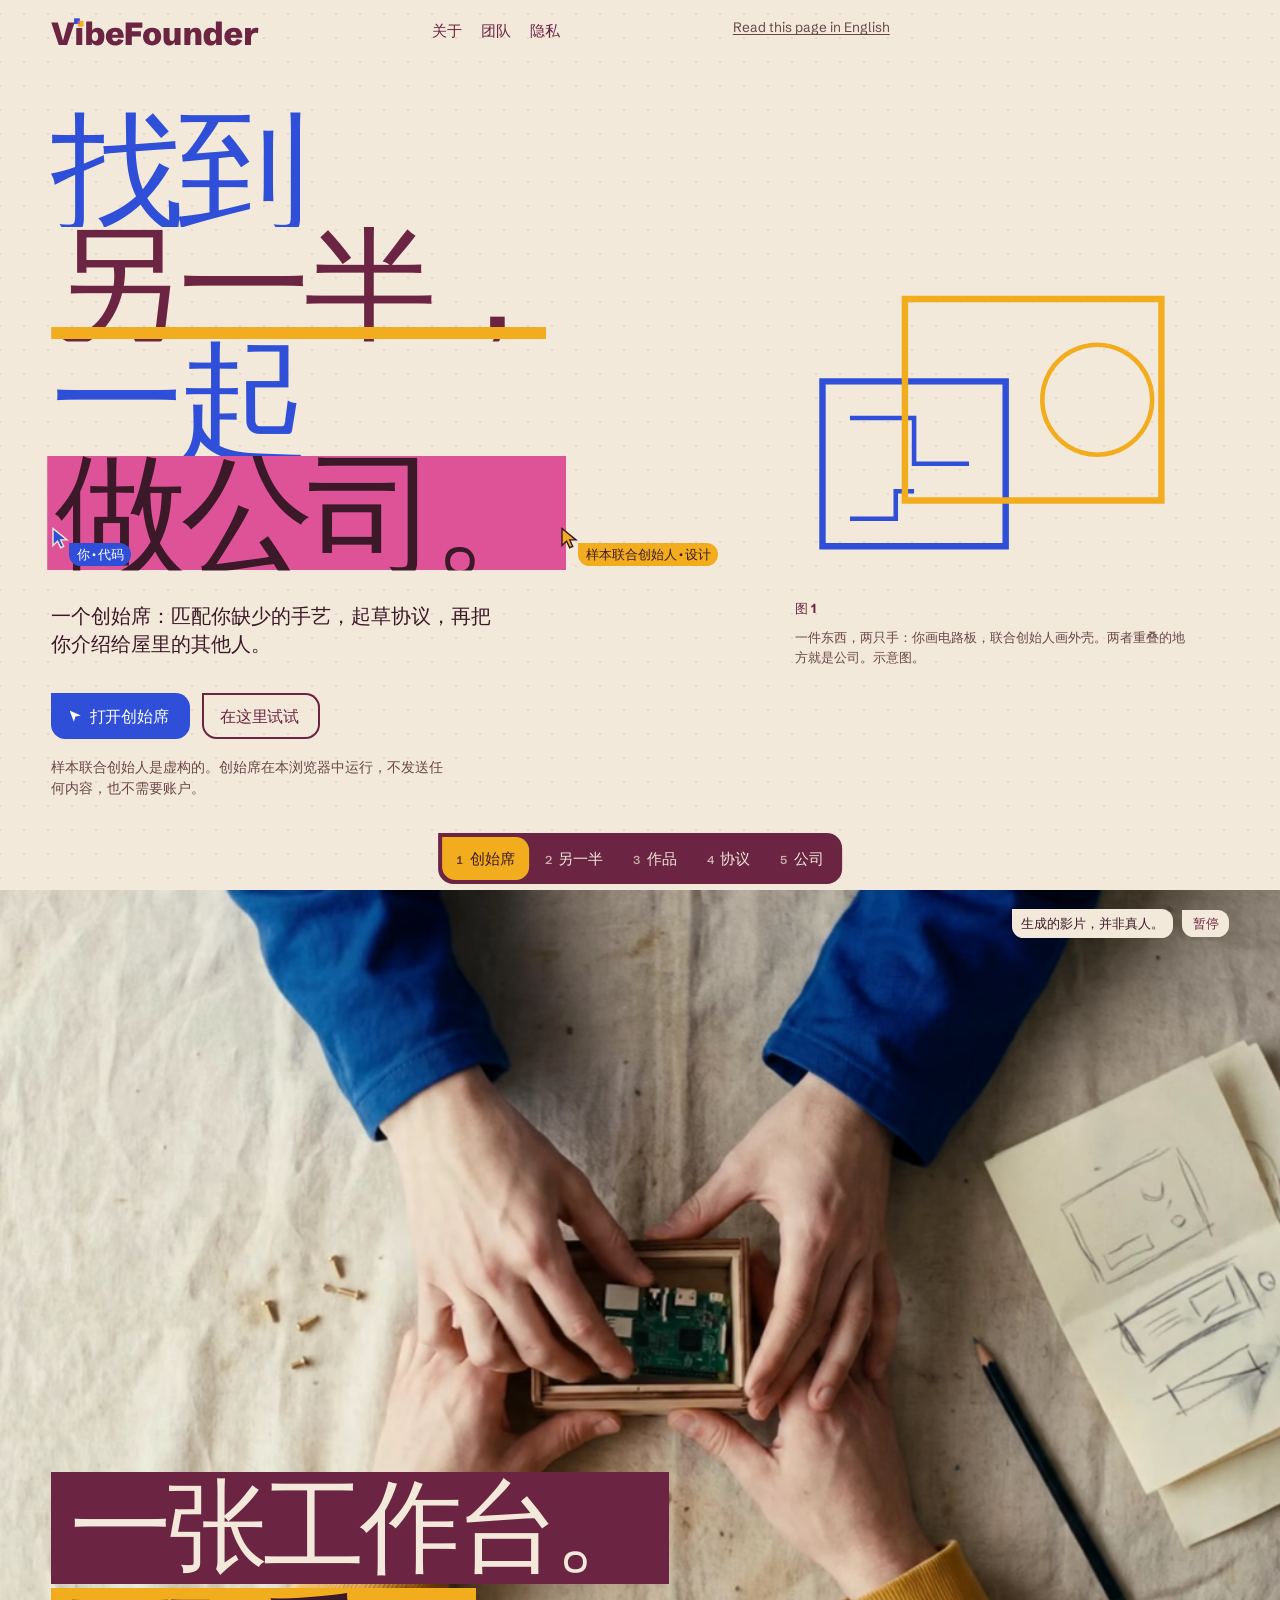
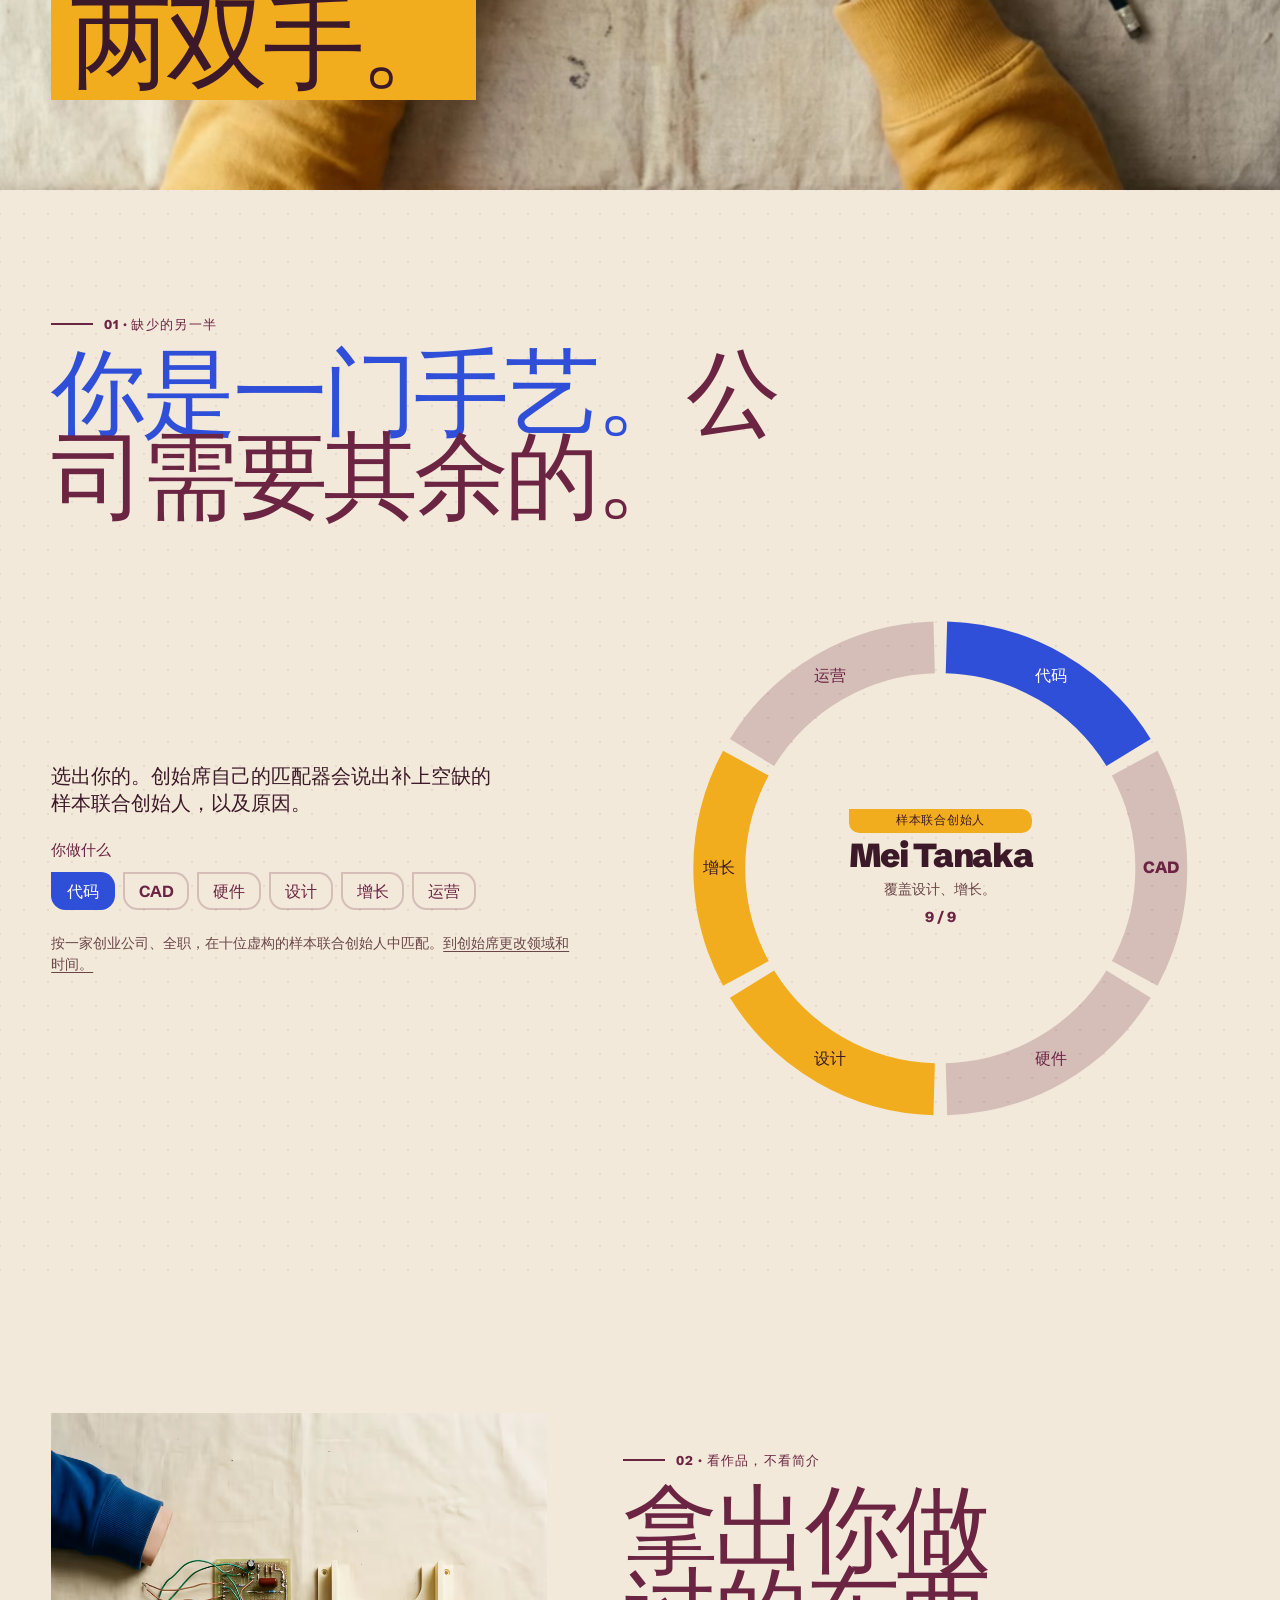
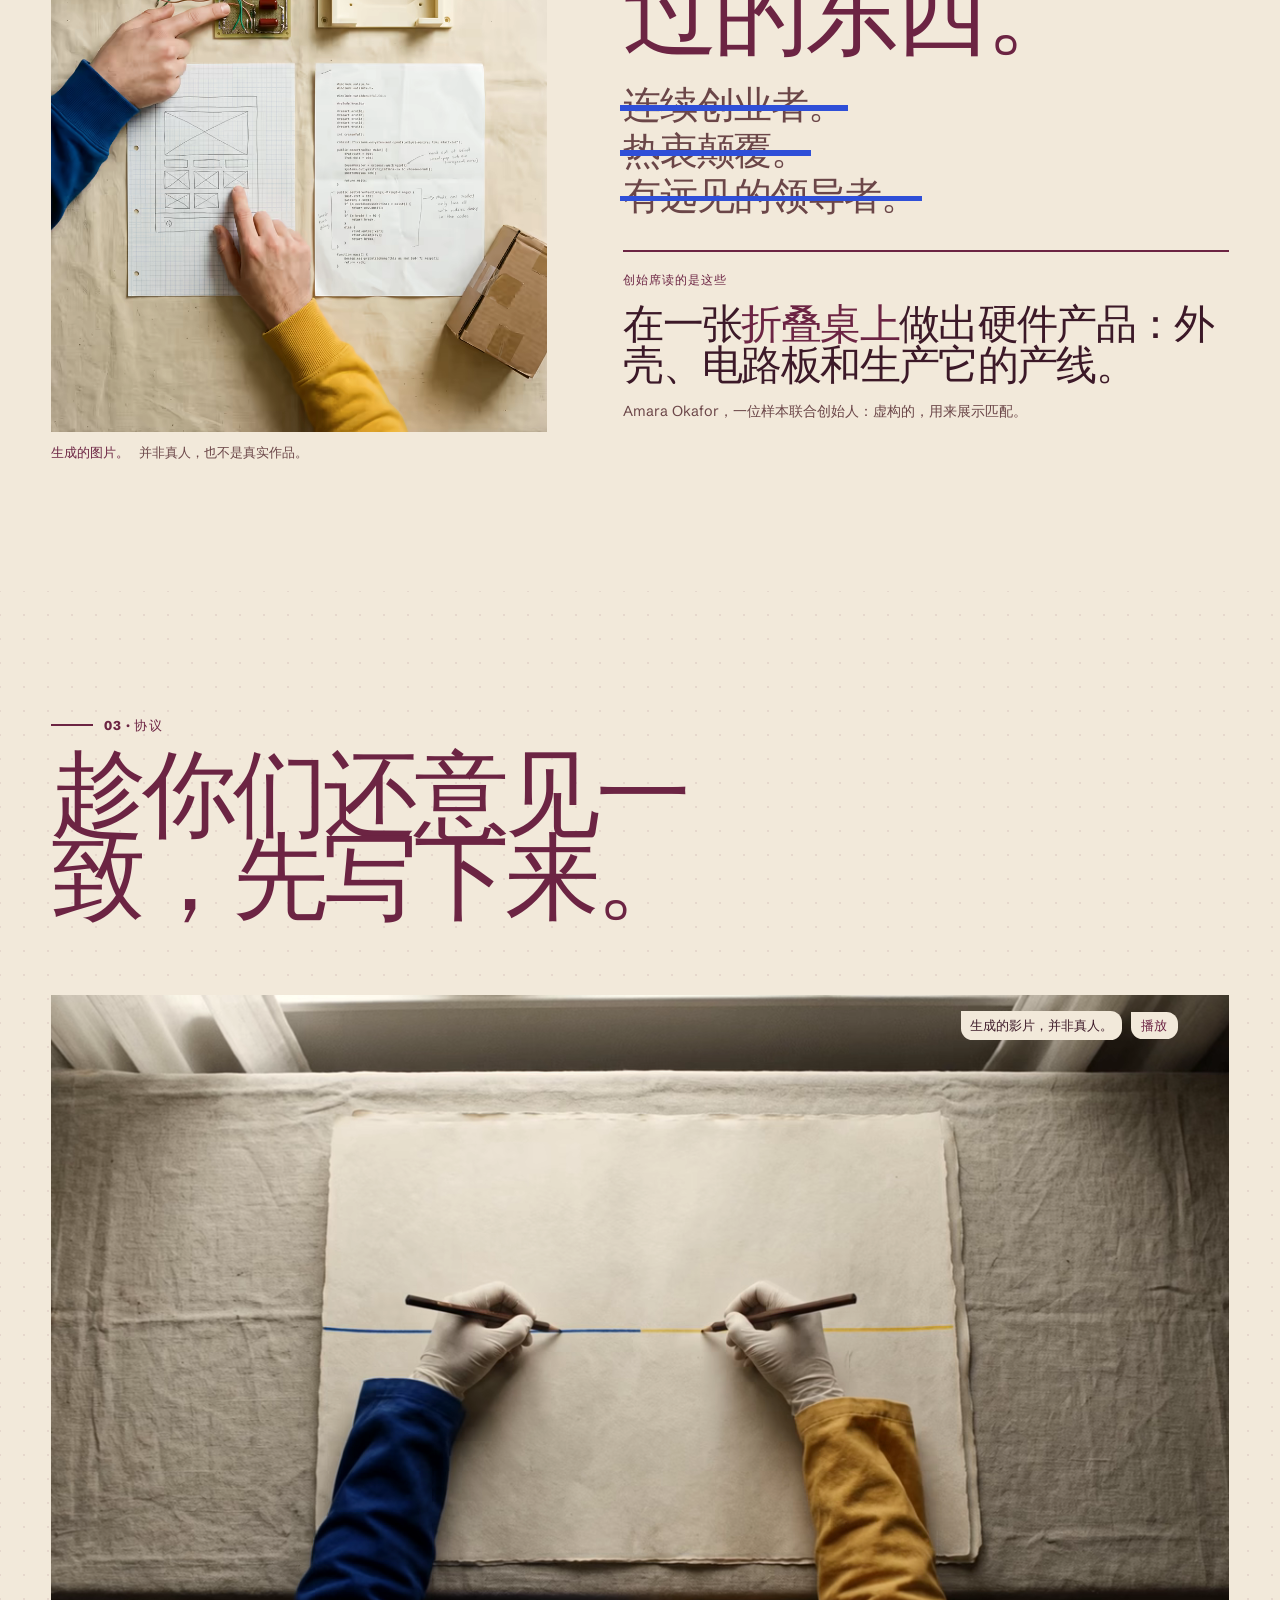
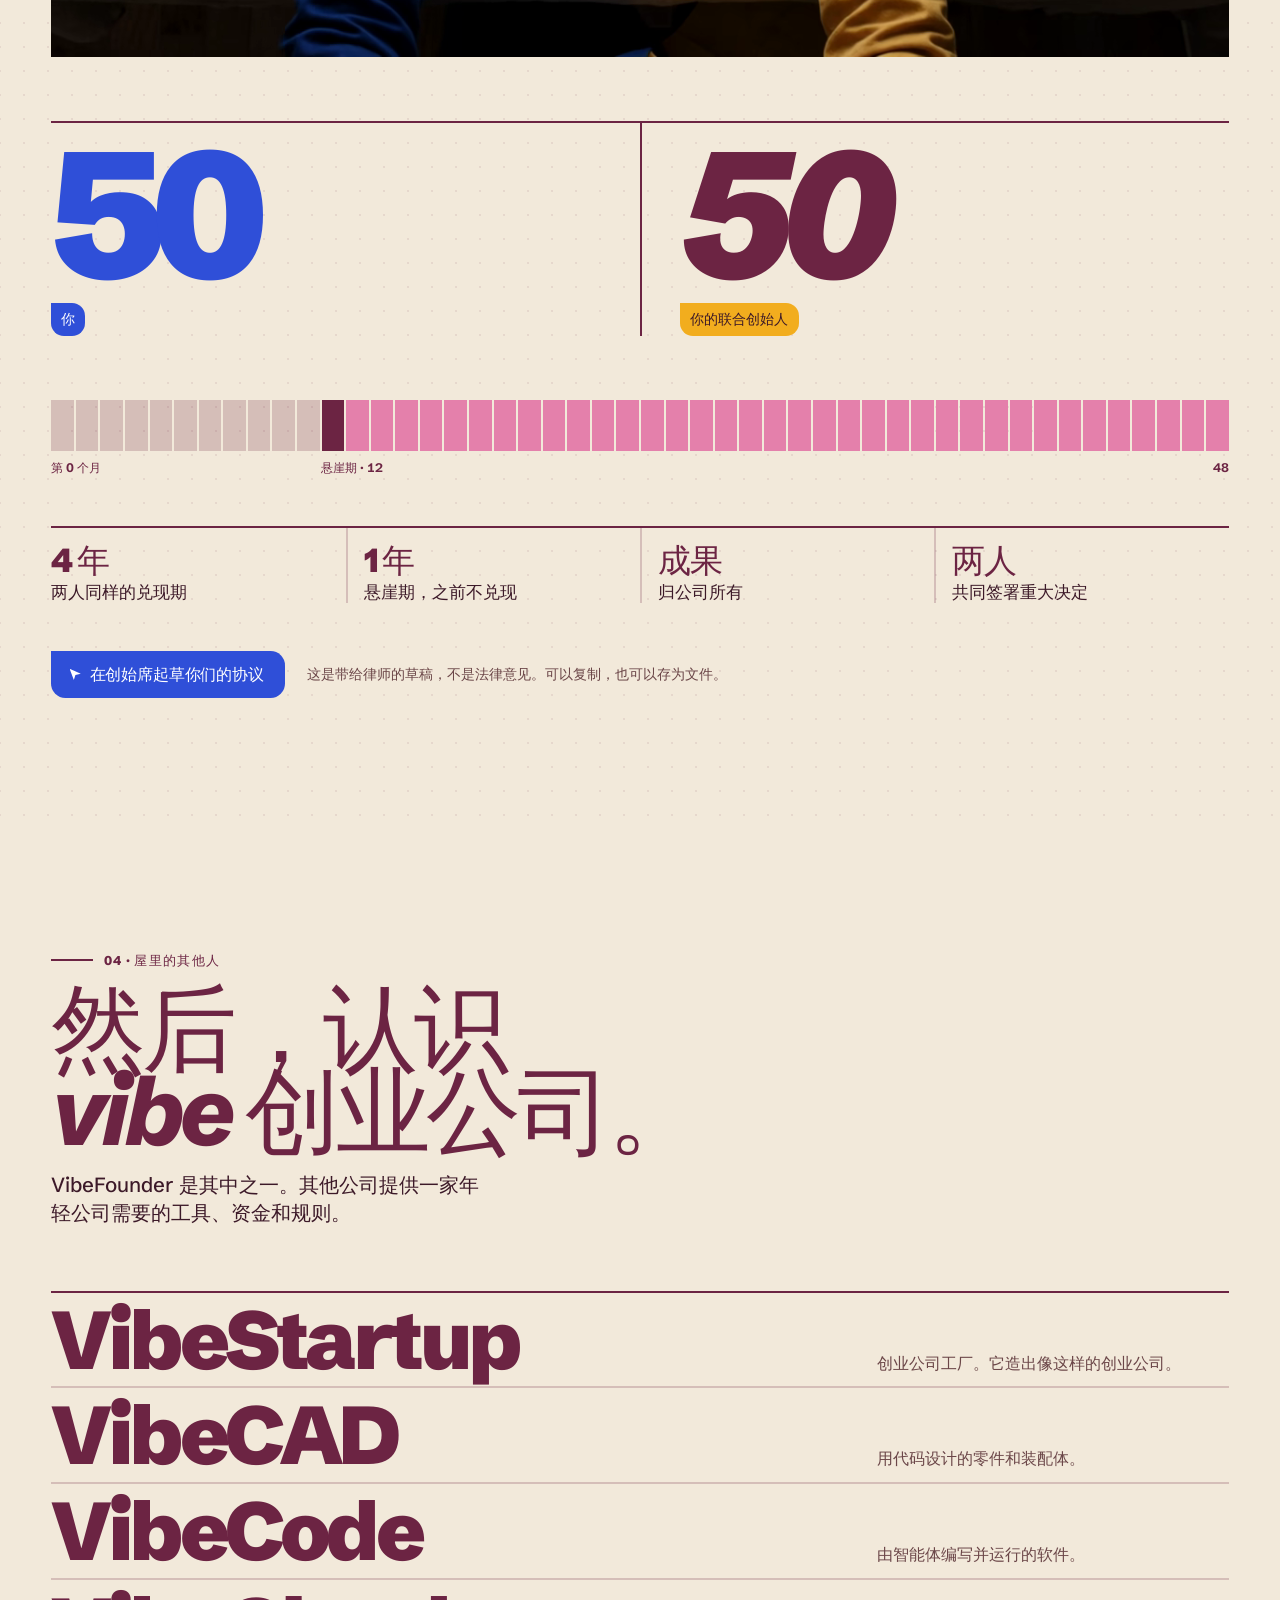
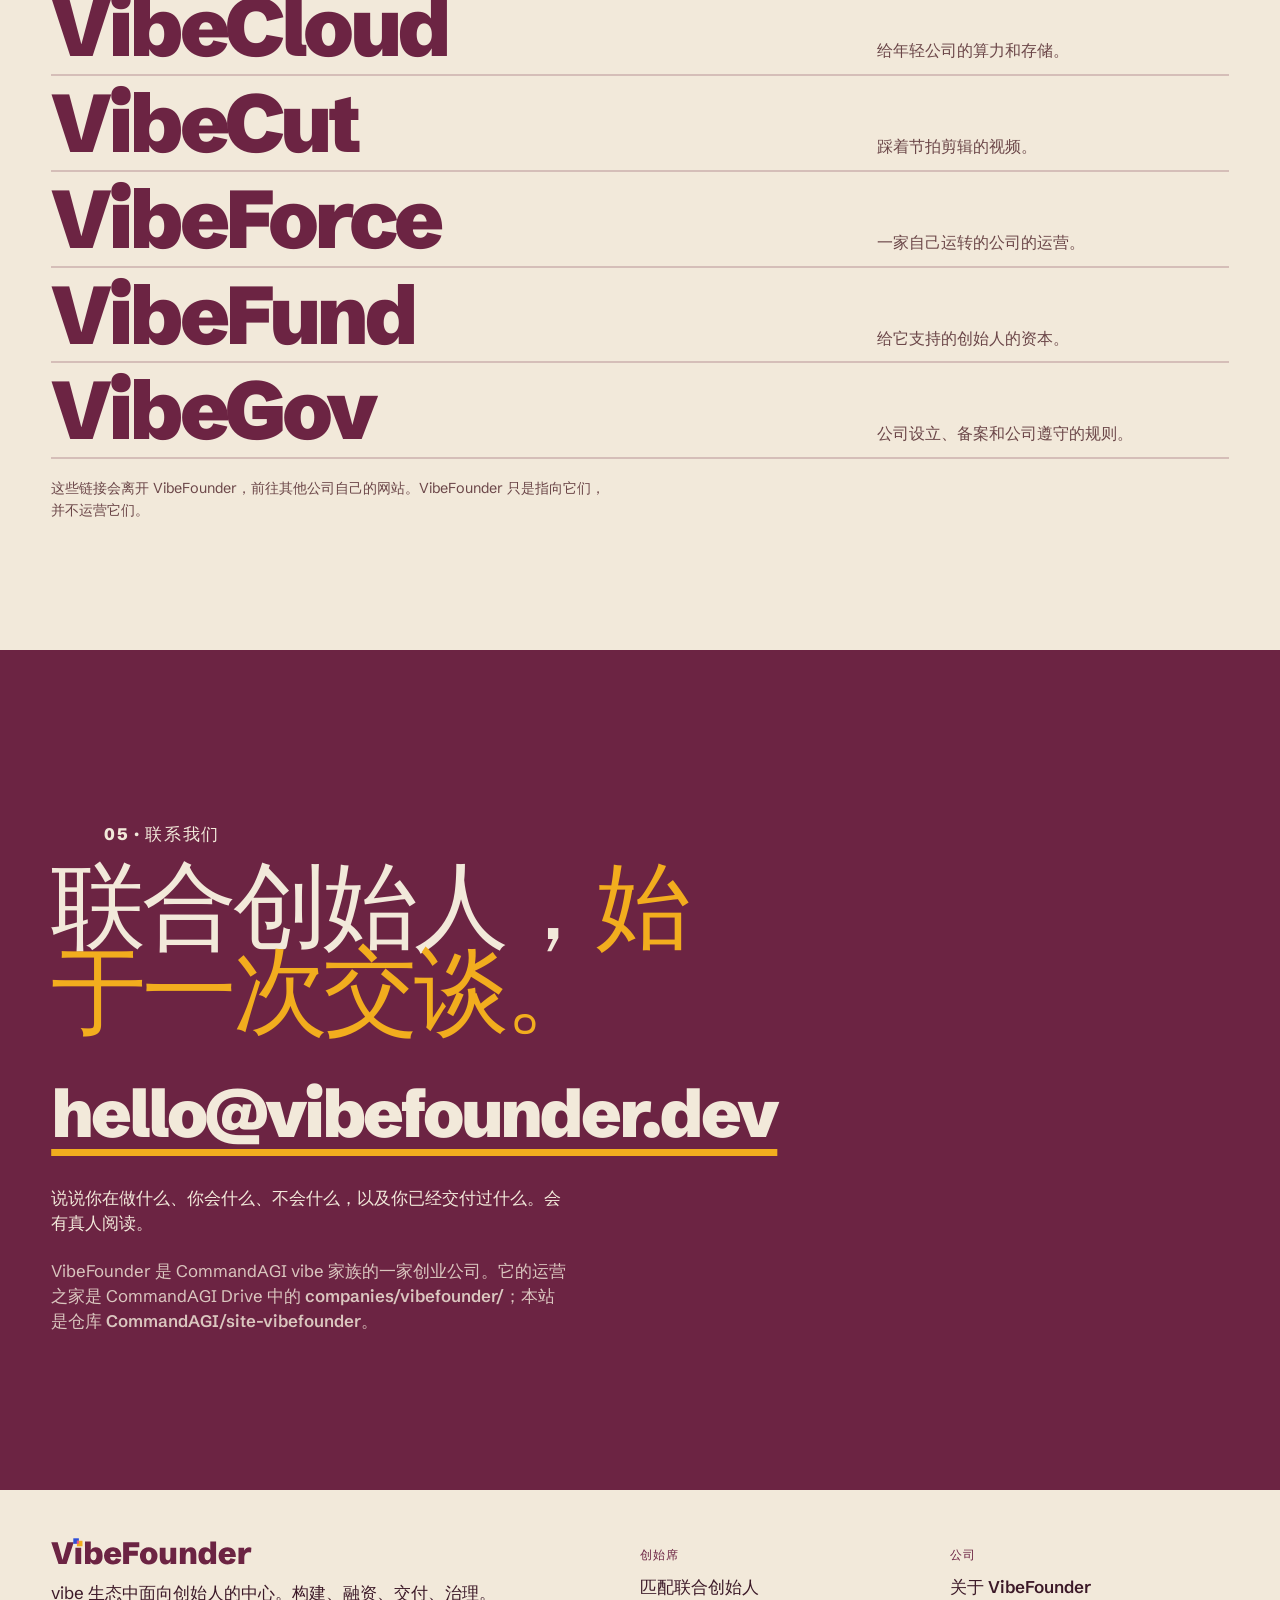
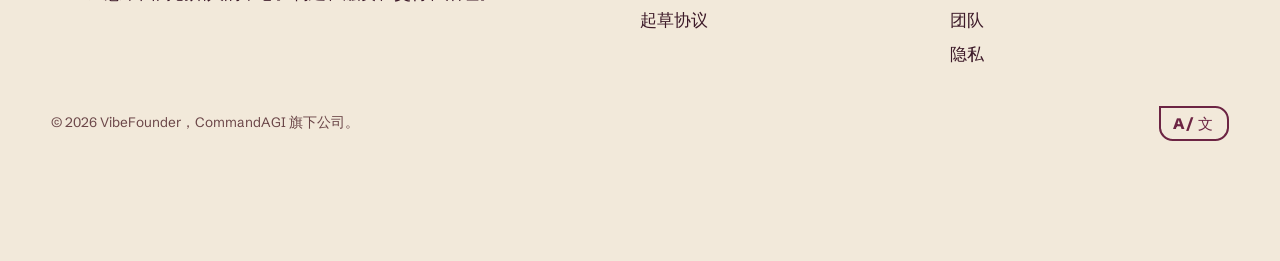
<file: zh/index.html>
<!doctype html>
<html lang="zh-Hans">
<head>
<meta charset="utf-8">
<meta name="viewport" content="width=device-width, initial-scale=1, viewport-fit=cover">
<title>VibeFounder — 找到另一半，一起做公司</title>
<meta name="description" content="VibeFounder 是 vibe 生态中面向创始人的中心：一个创始席，为你匹配你缺少的手艺，起草创始协议，并画出构建、融资、交付和治理的创业公司地图。">
<meta name="theme-color" content="#f2e9da">
<meta http-equiv="Content-Security-Policy" content="default-src 'self'; connect-src 'none'; img-src 'self' data:; style-src 'self' 'unsafe-inline'; script-src 'self' 'unsafe-inline'; base-uri 'none'; form-action 'none'; frame-ancestors 'none'">
<link rel="canonical" href="https://vibefounder.commandagi.app/zh/">
<link rel="alternate" hreflang="en" href="../">
<link rel="alternate" hreflang="es" href="../es/">
<link rel="alternate" hreflang="zh-Hans" href="./">
<link rel="alternate" hreflang="x-default" href="../">
<meta property="og:title" content="VibeFounder — 找到另一半，一起做公司">
<meta property="og:description" content="vibe 生态中面向创始人的中心。一个创始席、一份创始协议和 vibe 创业公司的地图。">
<meta property="og:type" content="website">
<meta property="og:url" content="https://vibefounder.commandagi.app/zh/">
<meta property="og:image" content="https://vibefounder.commandagi.app/brand/og.png">
<meta property="og:locale" content="zh_CN">
<meta name="twitter:card" content="summary_large_image">
<link rel="icon" href="../brand/favicon.svg" type="image/svg+xml">
<link rel="apple-touch-icon" href="../brand/touch-icon.png">
<link rel="preload" href="../fonts/schibsted-wght.woff2" as="font" type="font/woff2" crossorigin>
<link rel="preload" href="../fonts/schibsted-ital.woff2" as="font" type="font/woff2" crossorigin>
<link rel="stylesheet" href="../style.css">
</head>
<body>
<a class="skip" href="#main">跳到正文</a>
<header class="site-header">
  <a class="brand" href="./" aria-label="VibeFounder，首页"><img src="../brand/wordmark.svg" alt="" width="240" height="33"></a>
  <nav class="site-header__links" aria-label="公司">
    <a href="about.html">关于</a>
    <a href="../team.html">团队</a>
    <a class="site-header__extra" href="privacy.html">隐私</a>
  </nav>
  <p id="lang-hint" class="hint" hidden><a href="../"></a></p>
</header>

<nav class="dock" aria-label="主导航">
  <a class="dock__primary" href="../app/?lang=zh"><kbd>1</kbd>创始席</a>
  <a href="#half"><kbd>2</kbd>另一半</a>
  <a href="#proof"><kbd>3</kbd>作品</a>
  <a href="#agreement"><kbd>4</kbd>协议</a>
  <a href="#ecosystem"><kbd>5</kbd>公司</a>
</nav>

<main id="main">
  <section class="hero canvas" aria-labelledby="hero-title">
    <div class="wrap hero__grid">
      <div>
        <h1 id="hero-title"><span class="w w--a">找到</span><span class="w w--b">另一半，</span><span class="w w--a">一起</span><span class="w w--both">做公司。</span></h1>
        <p class="lede">一个创始席：匹配你缺少的手艺，起草协议，再把你介绍给屋里的其他人。</p>
        <div class="hero__actions">
          <a class="button" href="../app/?lang=zh">打开创始席</a>
          <a class="button button--quiet" href="#half">在这里试试</a>
        </div>
        <p class="hero__note">样本联合创始人是虚构的。创始席在本浏览器中运行，不发送任何内容，也不需要账户。</p>
      </div>
      <figure class="hero__side" aria-labelledby="thing-cap">
        <svg class="thing" viewBox="0 0 430 360" aria-hidden="true" focusable="false">
          <rect class="fill-duo pop" style="--d:.2s" x="120" y="150" width="110" height="130" opacity=".9"/>
          <path class="a draw" data-hand="a" fill="none" stroke-width="7" stroke-linejoin="miter" d="M30 150H230V330H30Z"/>
          <path class="a draw" data-hand="a" fill="none" stroke-width="5" d="M60 190H130V240H190"/>
          <path class="a draw" data-hand="a" fill="none" stroke-width="5" d="M60 300H110V270H130"/>
          <rect class="fill-a pop" style="--d:.35s" x="140" y="262" width="56" height="44"/>
          <path class="b draw" data-hand="b" fill="none" stroke-width="7" stroke-linejoin="miter" d="M120 60H400V280H120Z"/>
          <path class="b draw" data-hand="b" fill="none" stroke-width="5" d="M330 110A60 60 0 1 1 329.9 110"/>
          <circle class="fill-b pop" style="--d:.5s" cx="330" cy="170" r="18"/>
          <circle class="fill-b pop" style="--d:.6s" cx="372" cy="252" r="9"/>
        </svg>
        <figcaption class="figcap" id="thing-cap"><b>图 1</b> 一件东西，两只手：你画电路板，联合创始人画外壳。两者重叠的地方就是公司。示意图。</figcaption>
      </figure>
    </div>
    <div class="cursor cursor--a" data-cursor="a" hidden><svg viewBox="0 0 22 22" aria-hidden="true"><path d="M2 1.5v17l4.6-4.4 3.1 6.6 3-1.4-3-6.4H16z" fill="currentColor" stroke="#f2e9da" stroke-width="1.4"/></svg><span>你 · 代码</span></div>
    <div class="cursor cursor--b" data-cursor="b" hidden><svg viewBox="0 0 22 22" aria-hidden="true"><path d="M2 1.5v17l4.6-4.4 3.1 6.6 3-1.4-3-6.4H16z" fill="currentColor" stroke="#3b1726" stroke-width="1.4"/></svg><span>样本联合创始人 · 设计</span></div>
  </section>

  <section class="film" aria-labelledby="film-title" data-film>
    <video muted loop playsinline preload="none" poster="../media/duet.jpg" aria-hidden="true" tabindex="-1">
      <source src="../media/duet.av1.mp4" type='video/mp4; codecs="av01.0.05M.08"'>
      <source src="../media/duet.mp4" type="video/mp4">
    </video>
    <div class="film__cap">
      <span class="tagline">生成的影片，并非真人。</span>
      <button class="film__toggle" type="button" data-play="播放" data-pause="暂停">播放</button>
    </div>
    <div class="film__words">
      <h2 id="film-title">一张工作台。</h2>
      <p class="big">两双手。</p>
    </div>
  </section>

  <section class="scene canvas" id="half" aria-labelledby="half-title">
    <div class="wrap">
      <div class="scene__head">
        <p class="num">01 · 缺少的另一半</p>
        <h2 id="half-title"><span class="a">你是一门手艺。</span><em>公司需要其余的。</em></h2>
      </div>
      <div class="half__grid">
        <div>
          <p class="lede">选出你的。创始席自己的匹配器会说出补上空缺的样本联合创始人，以及原因。</p>
          <fieldset class="crafts" data-crafts>
            <legend>你做什么</legend>
            <button class="chip" type="button" data-craft="code" aria-pressed="true">代码</button>
            <button class="chip" type="button" data-craft="cad" aria-pressed="false">CAD</button>
            <button class="chip" type="button" data-craft="hardware" aria-pressed="false">硬件</button>
            <button class="chip" type="button" data-craft="design" aria-pressed="false">设计</button>
            <button class="chip" type="button" data-craft="growth" aria-pressed="false">增长</button>
            <button class="chip" type="button" data-craft="ops" aria-pressed="false">运营</button>
          </fieldset>
          <p class="hint" style="margin-top:1.4rem">按一家创业公司、全职，在十位虚构的样本联合创始人中匹配。<a href="../app/?lang=zh">到创始席更改领域和时间。</a></p>
        </div>
        <div class="ring" role="img" aria-labelledby="ring-desc">
          <svg viewBox="0 0 600 600" aria-hidden="true" focusable="false">
            <path class="seg is-a" data-craft="code" d="M306.4 70.1A230 230 0 0 1 495.9 179.5"/>
            <path class="seg" data-craft="cad" d="M502.3 190.6A230 230 0 0 1 502.3 409.4"/>
            <path class="seg" data-craft="hardware" d="M495.9 420.5A230 230 0 0 1 306.4 529.9"/>
            <path class="seg is-b" data-craft="design" d="M293.6 529.9A230 230 0 0 1 104.1 420.5"/>
            <path class="seg is-b" data-craft="growth" d="M97.7 409.4A230 230 0 0 1 97.7 190.6"/>
            <path class="seg" data-craft="ops" d="M104.1 179.5A230 230 0 0 1 293.6 70.1"/>
            <text class="seg-label is-a" data-craft="code" x="415" y="100.8">代码</text>
            <text class="seg-label" data-craft="cad" x="530" y="300">CAD</text>
            <text class="seg-label" data-craft="hardware" x="415" y="499.2">硬件</text>
            <text class="seg-label is-b" data-craft="design" x="185" y="499.2">设计</text>
            <text class="seg-label is-b" data-craft="growth" x="70" y="300">增长</text>
            <text class="seg-label" data-craft="ops" x="185" y="100.8">运营</text>
          </svg>
          <div class="ring__core" id="ring-desc" aria-live="polite">
            <span class="sample">样本联合创始人</span>
            <span class="who" data-who>Mei Tanaka</span>
            <span class="why" data-why>覆盖设计、增长。</span>
            <span class="score" data-score>9 / 9</span>
          </div>
        </div>
      </div>
    </div>
  </section>

  <section class="scene" id="proof" aria-labelledby="proof-title">
    <div class="wrap proof__grid">
      <figure class="plate">
        <picture>
          <source srcset="../media/proof.avif" type="image/avif">
          <img src="../media/proof.jpg" width="960" height="1200" loading="lazy" decoding="async" alt="俯视：亚麻工作台上有一块手焊电路板、一个打印支架、一张线框草图、一页代码和一个纸板原型；一只蓝袖子的手和一只黄袖子的手各按着一件。">
        </picture>
        <figcaption class="figcap"><b>生成的图片。</b>并非真人，也不是真实作品。</figcaption>
      </figure>
      <div>
        <p class="num">02 · 看作品，不看简介</p>
        <h2 id="proof-title" style="margin-top:1.2rem">拿出你<em>做过的东西。</em></h2>
        <ul class="bio" aria-label="简介里的话，已划掉">
          <li>连续创业者。</li>
          <li>热衷颠覆。</li>
          <li>有远见的领导者。</li>
        </ul>
        <div class="shipped">
          <p class="label">创始席读的是这些</p>
          <p class="big">在一张<em>折叠桌上</em>做出硬件产品：外壳、电路板和生产它的产线。</p>
          <p class="hint">Amara Okafor，一位样本联合创始人：虚构的，用来展示匹配。</p>
        </div>
      </div>
    </div>
  </section>

  <section class="scene canvas" id="agreement" aria-labelledby="agreement-title">
    <div class="wrap">
      <div class="scene__head">
        <p class="num">03 · 协议</p>
        <h2 id="agreement-title">趁你们还意见一致，<em>先写下来。</em></h2>
      </div>
      <div class="agree__film" data-film>
        <video muted loop playsinline preload="none" poster="../media/sheet.jpg" aria-hidden="true" tabindex="-1">
          <source src="../media/sheet.av1.mp4" type='video/mp4; codecs="av01.0.05M.08"'>
          <source src="../media/sheet.mp4" type="video/mp4">
        </video>
        <div class="film__cap">
          <span class="tagline">生成的影片，并非真人。</span>
          <button class="film__toggle" type="button" data-play="播放" data-pause="暂停">播放</button>
        </div>
      </div>
      <div class="split">
        <div><p class="pct pct--a">50</p><p>你</p></div>
        <div><p class="pct pct--b"><span>50</span></p><p>你的联合创始人</p></div>
      </div>
      <div class="vest" role="img" aria-label="48 个月的兑现：第 12 个月的悬崖期之前不兑现，之后每月兑现一份，直到第 48 个月。">
        <div class="vest__track" aria-hidden="true"><i></i><i></i><i></i><i></i><i></i><i></i><i></i><i></i><i></i><i></i><i></i><i></i><i></i><i></i><i></i><i></i><i></i><i></i><i></i><i></i><i></i><i></i><i></i><i></i><i></i><i></i><i></i><i></i><i></i><i></i><i></i><i></i><i></i><i></i><i></i><i></i><i></i><i></i><i></i><i></i><i></i><i></i><i></i><i></i><i></i><i></i><i></i><i></i></div>
        <div class="vest__axis" aria-hidden="true"><span>第 0 个月</span><span>悬崖期 · 12</span><span>48</span></div>
      </div>
      <ul class="terms">
        <li><b>4 年</b>两人同样的兑现期</li>
        <li><b>1 年</b>悬崖期，之前不兑现</li>
        <li><b>成果</b>归公司所有</li>
        <li><b>两人</b>共同签署重大决定</li>
      </ul>
      <div class="agree__cta">
        <a class="button" href="../app/?lang=zh">在创始席起草你们的协议</a>
        <p class="hint">这是带给律师的草稿，不是法律意见。可以复制，也可以存为文件。</p>
      </div>
    </div>
  </section>

  <section class="scene" id="ecosystem" aria-labelledby="ecosystem-title">
    <div class="wrap">
      <div class="scene__head">
        <p class="num">04 · 屋里的其他人</p>
        <h2 id="ecosystem-title">然后，认识<em>vibe 创业公司。</em></h2>
        <p class="lede">VibeFounder 是其中之一。其他公司提供一家年轻公司需要的工具、资金和规则。</p>
      </div>
      <ul class="grid-ecosystem">
        <li><a href="https://vibestartup.us"><span class="eco-name">VibeStartup</span><span class="eco-what">创业公司工厂。它造出像这样的创业公司。</span><span class="eco-host" aria-hidden="true">vibestartup.us ↗</span></a></li>
        <li><a href="https://vibecad.pro"><span class="eco-name">VibeCAD</span><span class="eco-what">用代码设计的零件和装配体。</span><span class="eco-host" aria-hidden="true">vibecad.pro ↗</span></a></li>
        <li><a href="https://vibecode.ooo"><span class="eco-name">VibeCode</span><span class="eco-what">由智能体编写并运行的软件。</span><span class="eco-host" aria-hidden="true">vibecode.ooo ↗</span></a></li>
        <li><a href="https://vibecloud.pro"><span class="eco-name">VibeCloud</span><span class="eco-what">给年轻公司的算力和存储。</span><span class="eco-host" aria-hidden="true">vibecloud.pro ↗</span></a></li>
        <li><a href="https://vibecut.me"><span class="eco-name">VibeCut</span><span class="eco-what">踩着节拍剪辑的视频。</span><span class="eco-host" aria-hidden="true">vibecut.me ↗</span></a></li>
        <li><a href="https://vibeforce.pro"><span class="eco-name">VibeForce</span><span class="eco-what">一家自己运转的公司的运营。</span><span class="eco-host" aria-hidden="true">vibeforce.pro ↗</span></a></li>
        <li><a href="https://vibefund.pro"><span class="eco-name">VibeFund</span><span class="eco-what">给它支持的创始人的资本。</span><span class="eco-host" aria-hidden="true">vibefund.pro ↗</span></a></li>
        <li><a href="https://vibegov.pro"><span class="eco-name">VibeGov</span><span class="eco-what">公司设立、备案和公司遵守的规则。</span><span class="eco-host" aria-hidden="true">vibegov.pro ↗</span></a></li>
      </ul>
      <p class="hint" style="margin-top:1.2rem">这些链接会离开 VibeFounder，前往其他公司自己的网站。VibeFounder 只是指向它们，并不运营它们。</p>
    </div>
  </section>

  <section class="talk" id="contact" aria-labelledby="contact-title">
    <div class="wrap">
      <p class="num" style="color:inherit">05 · 联系我们</p>
      <h2 id="contact-title" style="margin-top:1.2rem">联合创始人，<em>始于一次交谈。</em></h2>
      <a class="mail" href="mailto:hello@vibefounder.dev">hello@vibefounder.dev</a>
      <p>说说你在做什么、你会什么、不会什么，以及你已经交付过什么。会有真人阅读。</p>
      <p class="hint">VibeFounder 是 CommandAGI vibe 家族的一家创业公司。它的运营之家是 CommandAGI Drive 中的 <span class="mono">companies/vibefounder/</span>；本站是仓库 <span class="mono">CommandAGI/site-vibefounder</span>。</p>
    </div>
  </section>
</main>

<footer class="site-footer">
  <div class="wrap">
    <div class="site-footer__cols">
      <div>
        <a class="brand" href="./" aria-label="VibeFounder，首页"><img src="../brand/wordmark.svg" alt="" width="240" height="33"></a>
        <p>vibe 生态中面向创始人的中心。构建、融资、交付、治理。</p>
      </div>
      <div>
        <p class="label">创始席</p>
        <p><a href="../app/?lang=zh">匹配联合创始人</a></p>
        <p><a href="../app/?lang=zh">起草协议</a></p>
      </div>
      <div>
        <p class="label">公司</p>
        <p><a href="about.html">关于 VibeFounder</a></p>
        <p><a href="../team.html">团队</a></p>
        <p><a href="privacy.html">隐私</a></p>
      </div>
    </div>
    <div class="site-footer__base">
      <span>© 2026 VibeFounder，CommandAGI 旗下公司。</span>
      <div class="lang">
        <button type="button" class="lang-btn" commandfor="lang-dialog" command="show-modal" aria-haspopup="dialog" aria-label="语言" title="语言"><span class="lang-btn__glyph" aria-hidden="true">A<span>/</span><span lang="zh-Hans">文</span></span></button>
        <noscript><nav class="lang-links" aria-label="语言"><a href="../" hreflang="en"><span lang="en">English</span></a><a href="../es/" hreflang="es"><span lang="es">Español</span></a><a href="./" hreflang="zh-Hans"><span lang="zh-Hans">简体中文</span></a></nav></noscript>
        <dialog id="lang-dialog" class="lang-dialog" aria-labelledby="lang-dialog-title" closedby="any">
          <div class="lang-dialog__box">
            <div class="lang-dialog__head">
              <h2 id="lang-dialog-title">选择语言</h2>
              <form method="dialog"><button class="lang-dialog__close" aria-label="关闭"><svg viewBox="0 0 16 16" aria-hidden="true" focusable="false"><path d="M3.5 3.5l9 9M12.5 3.5l-9 9" stroke="currentColor" stroke-width="1.5" stroke-linecap="round"/></svg></button></form>
            </div>
            <ul class="lang-list" role="list">
              <li><a href="../" hreflang="en"><span lang="en">English</span></a></li>
              <li><a href="../es/" hreflang="es"><span lang="es">Español</span></a></li>
              <li><a href="./" hreflang="zh-Hans" aria-current="true" autofocus><span lang="zh-Hans">简体中文</span><svg class="lang-list__check" viewBox="0 0 16 16" aria-hidden="true" focusable="false"><path d="M3 8.5l3.2 3L13 4.5" fill="none" stroke="currentColor" stroke-width="1.6" stroke-linecap="round" stroke-linejoin="round"/></svg></a></li>
            </ul>
          </div>
        </dialog>
      </div>
    </div>
  </div>
</footer>
<script src="../lang.js"></script>
<script type="module" src="../home.js"></script>
</body>
</html>
</file>
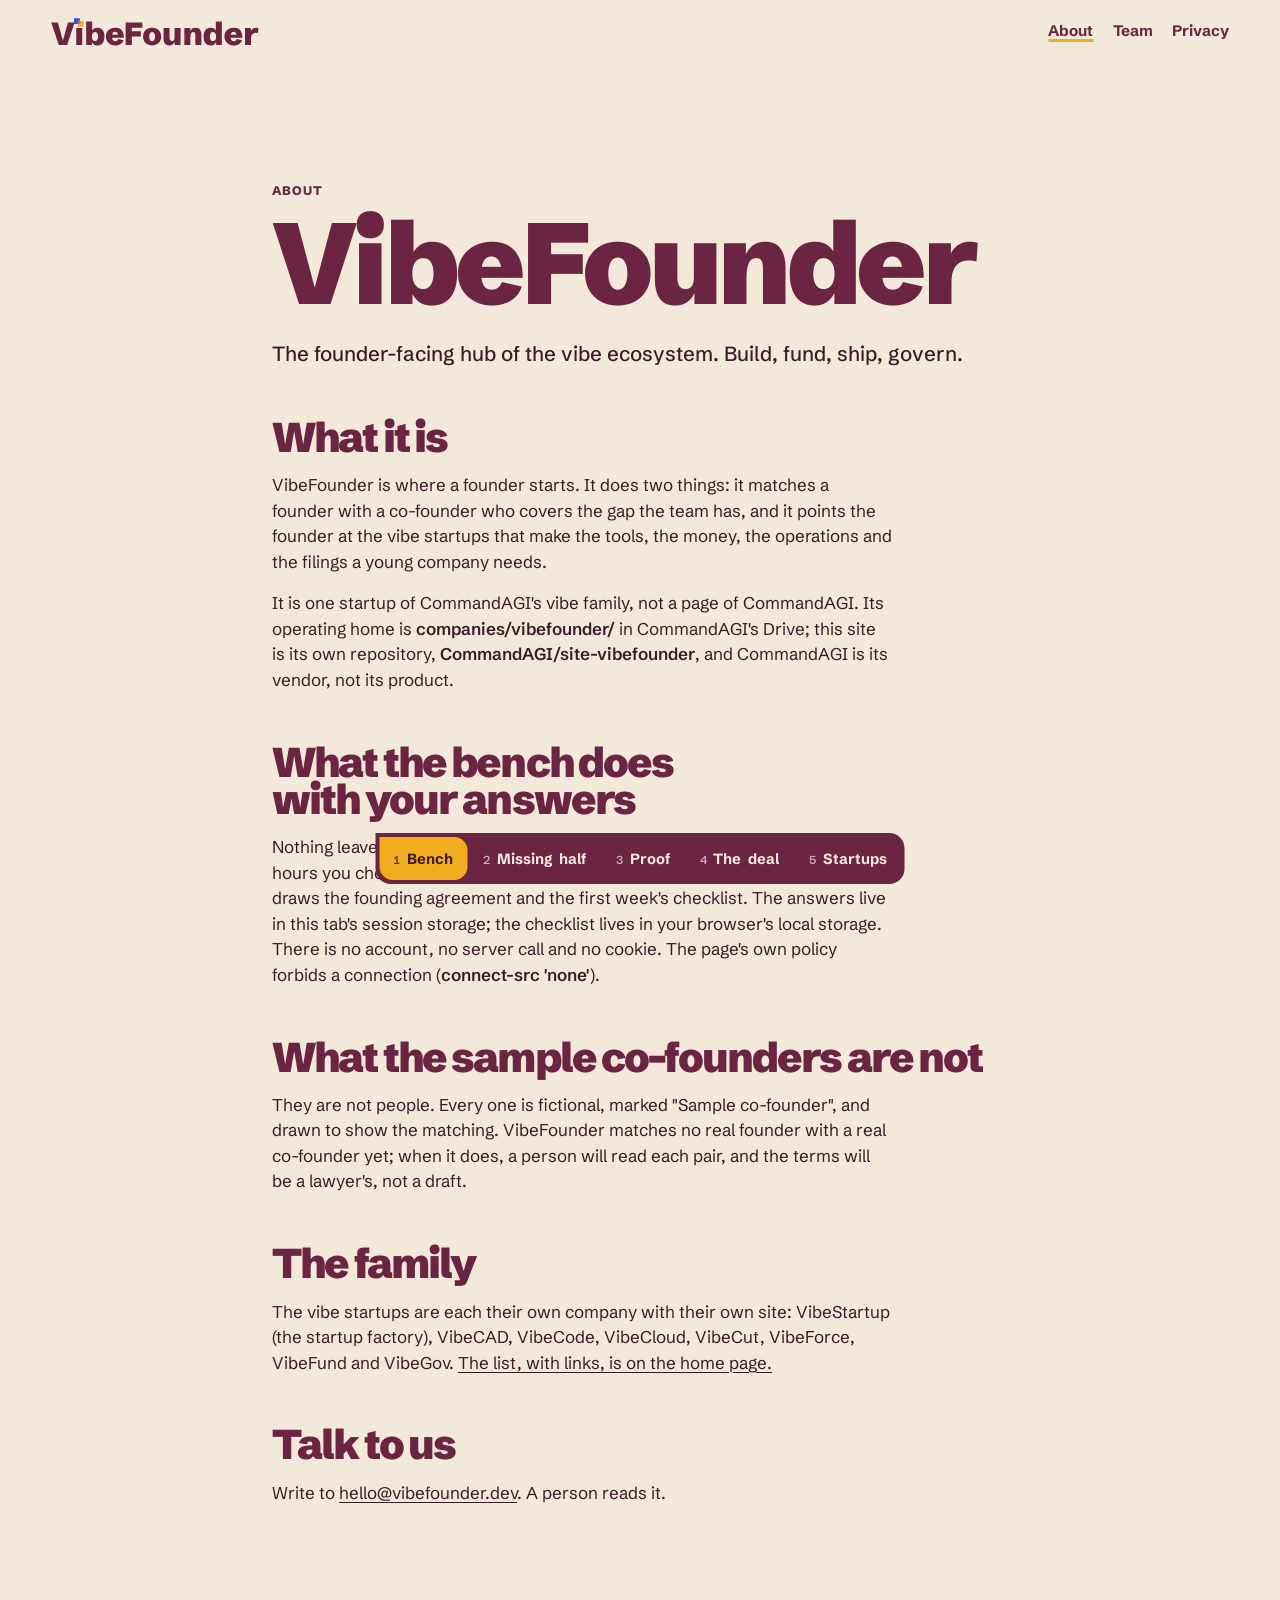
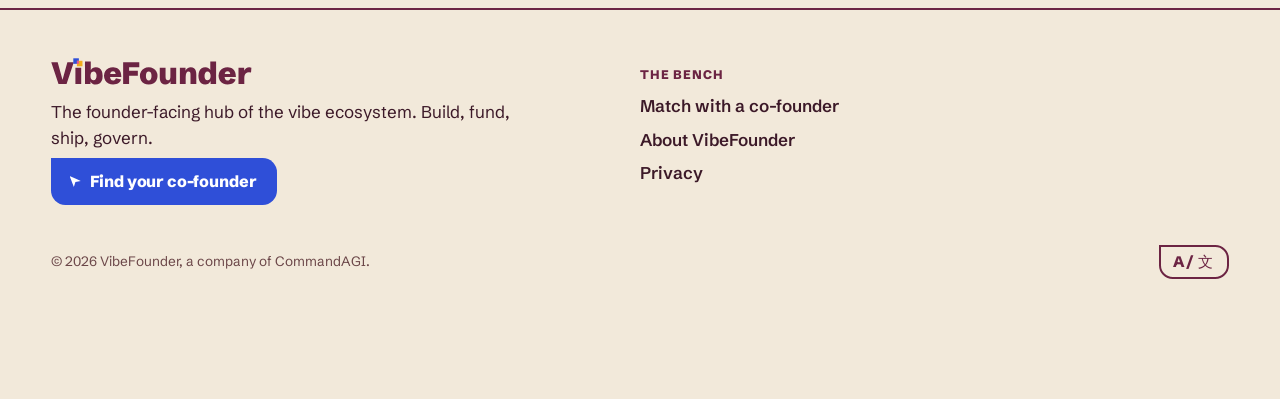
<file: about.html>
<!doctype html>
<html lang="en">
<head>
<meta charset="utf-8">
<meta name="viewport" content="width=device-width, initial-scale=1">
<title>About VibeFounder</title>
<meta name="description" content="What VibeFounder is: the founder-facing hub of the vibe ecosystem, a startup of CommandAGI's vibe family. What it does with a founder's answers, and what it does not do.">
<meta name="theme-color" content="#f2e9da">
<meta http-equiv="Content-Security-Policy" content="default-src 'self'; connect-src 'none'; img-src 'self' data:; style-src 'self' 'unsafe-inline'; script-src 'self' 'unsafe-inline'; base-uri 'none'; form-action 'none'; frame-ancestors 'none'">
<link rel="canonical" href="https://vibefounder.commandagi.app/about.html">
<link rel="alternate" hreflang="en" href="about.html">
<link rel="alternate" hreflang="es" href="es/about.html">
<link rel="alternate" hreflang="zh-Hans" href="zh/about.html">
<link rel="alternate" hreflang="x-default" href="about.html">
<link rel="icon" href="brand/favicon.svg" type="image/svg+xml">
<link rel="apple-touch-icon" href="brand/touch-icon.png">
<link rel="stylesheet" href="style.css">
</head>
<body>
<a class="skip" href="#main">Skip to the page</a>
<header class="site-header">
  <a class="brand" href="./" aria-label="VibeFounder, home"><img src="brand/wordmark.svg" alt="" width="240" height="33"></a>
  <nav class="site-header__links" aria-label="Company">
    <a href="about.html" aria-current="page">About</a>
    <a href="team.html">Team</a>
    <a class="site-header__extra" href="privacy.html">Privacy</a>
  </nav>
  <p id="lang-hint" class="hint" hidden><a href="es/about.html"></a></p>
</header>

<nav class="dock" aria-label="Main">
  <a class="dock__primary" href="app/"><kbd>1</kbd>Bench</a>
  <a href="./#half"><kbd>2</kbd><span class="dock__long">Missing </span>half</a>
  <a href="./#proof"><kbd>3</kbd>Proof</a>
  <a href="./#agreement"><kbd>4</kbd><span class="dock__long">The </span>deal</a>
  <a href="./#ecosystem"><kbd>5</kbd>Startups</a>
</nav>

<main id="main">
  <section>
    <div class="wrap prose">
      <p class="label">About</p>
      <h1>VibeFounder</h1>
      <p class="lede">The founder-facing hub of the vibe ecosystem. Build, fund, ship, govern.</p>
      <h2>What it is</h2>
      <p>VibeFounder is where a founder starts. It does two things: it matches a founder with a co-founder who covers the gap the team has, and it points the founder at the vibe startups that make the tools, the money, the operations and the filings a young company needs.</p>
      <p>It is one startup of CommandAGI's vibe family, not a page of CommandAGI. Its operating home is <span class="mono">companies/vibefounder/</span> in CommandAGI's Drive; this site is its own repository, <span class="mono">CommandAGI/site-vibefounder</span>, and CommandAGI is its vendor, not its product.</p>
      <h2>What the bench does with your answers</h2>
      <p>Nothing leaves this browser. The bench reads the craft, the domain and the hours you choose, ranks ten fictional sample co-founders against them, and draws the founding agreement and the first week's checklist. The answers live in this tab's session storage; the checklist lives in your browser's local storage. There is no account, no server call and no cookie. The page's own policy forbids a connection (<span class="mono">connect-src 'none'</span>).</p>
      <h2>What the sample co-founders are not</h2>
      <p>They are not people. Every one is fictional, marked "Sample co-founder", and drawn to show the matching. VibeFounder matches no real founder with a real co-founder yet; when it does, a person will read each pair, and the terms will be a lawyer's, not a draft.</p>
      <h2>The family</h2>
      <p>The vibe startups are each their own company with their own site: VibeStartup (the startup factory), VibeCAD, VibeCode, VibeCloud, VibeCut, VibeForce, VibeFund and VibeGov. <a href="index.html#ecosystem">The list, with links, is on the home page.</a></p>
      <h2>Talk to us</h2>
      <p>Write to <a href="mailto:hello@vibefounder.dev">hello@vibefounder.dev</a>. A person reads it.</p>
    </div>
  </section>
</main>

<footer class="site-footer">
  <div class="wrap">
    <div class="site-footer__cols">
      <div class="stack">
        <a class="brand" href="./" aria-label="VibeFounder, home"><img src="brand/wordmark.svg" alt="" width="240" height="33"></a>
        <p>The founder-facing hub of the vibe ecosystem. Build, fund, ship, govern.</p>
        <p><a class="button" href="app/">Find your co-founder</a></p>
      </div>
      <div>
        <p class="label">The bench</p>
        <p><a href="app/">Match with a co-founder</a></p>
        <p><a href="about.html">About VibeFounder</a></p>
        <p><a href="privacy.html">Privacy</a></p>
      </div>
    </div>
    <div class="site-footer__base">
      <span>© 2026 VibeFounder, a company of CommandAGI.</span>
      <div class="lang">
        <button type="button" class="lang-btn" commandfor="lang-dialog" command="show-modal" aria-haspopup="dialog" aria-label="Language" title="Language"><span class="lang-btn__glyph" aria-hidden="true">A<span>/</span><span lang="zh-Hans">文</span></span></button>
        <noscript><nav class="lang-links" aria-label="Languages"><a href="about.html" hreflang="en"><span lang="en">English</span></a><a href="es/about.html" hreflang="es"><span lang="es">Español</span></a><a href="zh/about.html" hreflang="zh-Hans"><span lang="zh-Hans">简体中文</span></a></nav></noscript>
        <dialog id="lang-dialog" class="lang-dialog" aria-labelledby="lang-dialog-title" closedby="any">
          <div class="lang-dialog__box">
            <div class="lang-dialog__head">
              <h2 id="lang-dialog-title">Choose a language</h2>
              <form method="dialog"><button class="lang-dialog__close" aria-label="Close"><svg viewBox="0 0 16 16" aria-hidden="true" focusable="false"><path d="M3.5 3.5l9 9M12.5 3.5l-9 9" stroke="currentColor" stroke-width="1.5" stroke-linecap="round"/></svg></button></form>
            </div>
            <ul class="lang-list" role="list">
              <li><a href="about.html" hreflang="en" aria-current="true" autofocus><span lang="en">English</span><svg class="lang-list__check" viewBox="0 0 16 16" aria-hidden="true" focusable="false"><path d="M3 8.5l3.2 3L13 4.5" fill="none" stroke="currentColor" stroke-width="1.6" stroke-linecap="round" stroke-linejoin="round"/></svg></a></li>
              <li><a href="es/about.html" hreflang="es"><span lang="es">Español</span></a></li>
              <li><a href="zh/about.html" hreflang="zh-Hans"><span lang="zh-Hans">简体中文</span></a></li>
            </ul>
          </div>
        </dialog>
      </div>
    </div>
  </div>
</footer>
<script src="lang.js"></script>
</body>
</html>
</file>
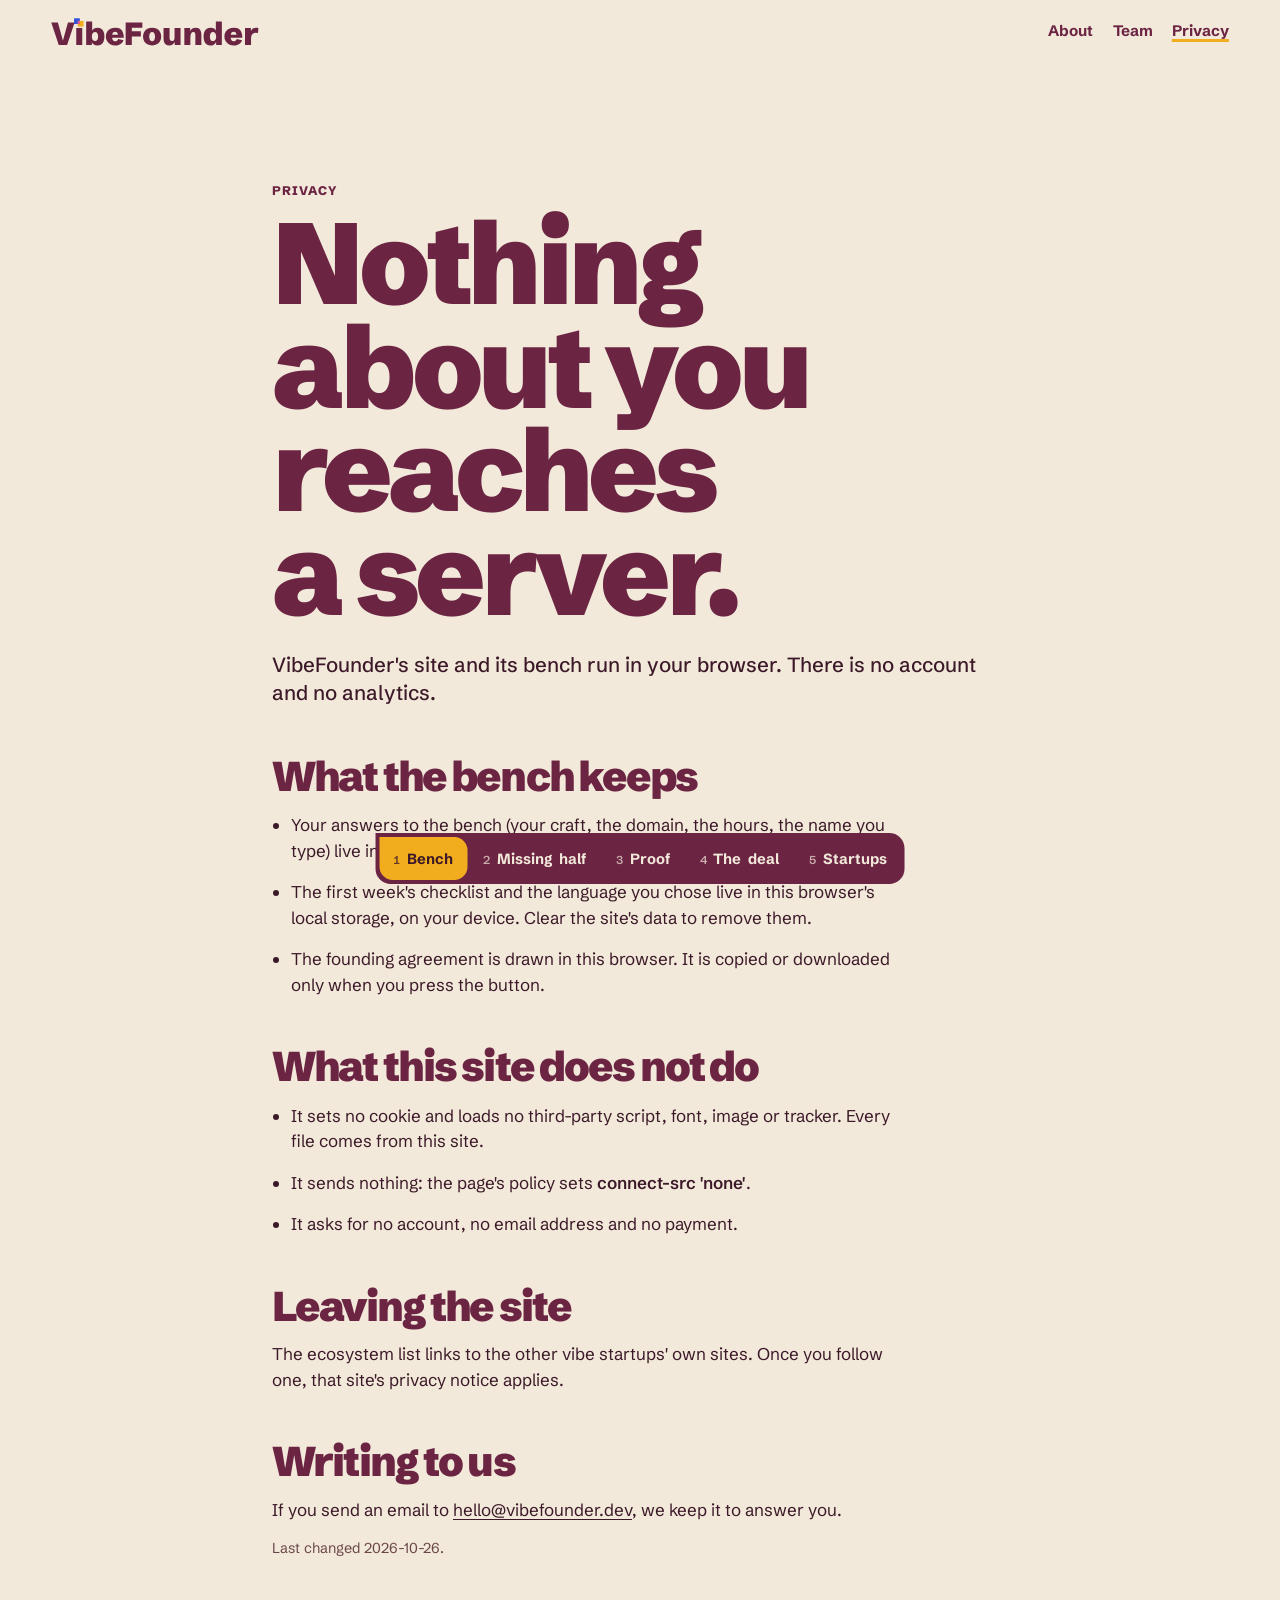
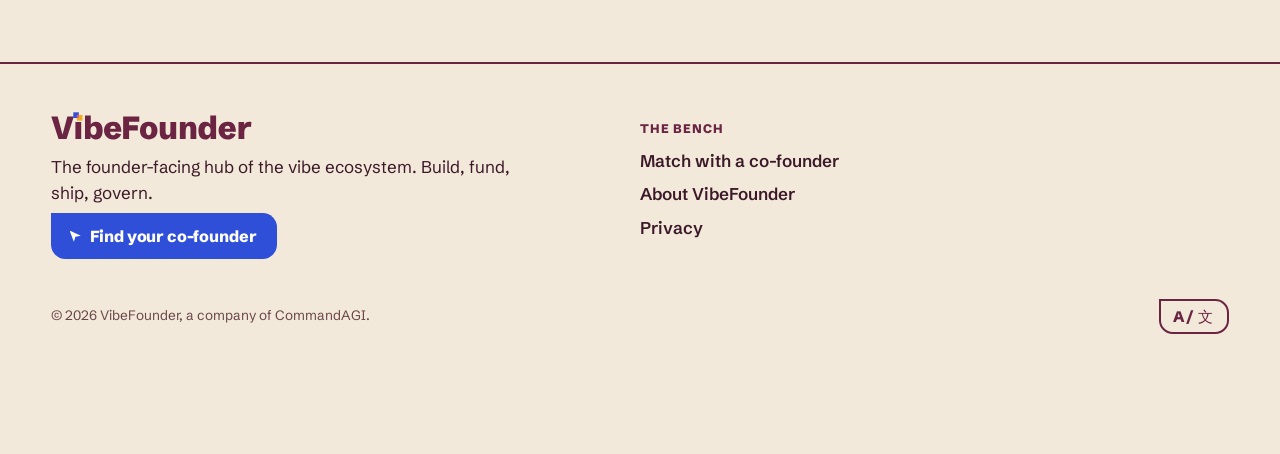
<file: privacy.html>
<!doctype html>
<html lang="en">
<head>
<meta charset="utf-8">
<meta name="viewport" content="width=device-width, initial-scale=1">
<title>Privacy — VibeFounder</title>
<meta name="description" content="What VibeFounder keeps: nothing on a server. The bench runs in your browser, the checklist is in your browser's storage, and no analytics run on this site.">
<meta name="theme-color" content="#f2e9da">
<meta http-equiv="Content-Security-Policy" content="default-src 'self'; connect-src 'none'; img-src 'self' data:; style-src 'self' 'unsafe-inline'; script-src 'self' 'unsafe-inline'; base-uri 'none'; form-action 'none'; frame-ancestors 'none'">
<link rel="canonical" href="https://vibefounder.commandagi.app/privacy.html">
<link rel="alternate" hreflang="en" href="privacy.html">
<link rel="alternate" hreflang="es" href="es/privacy.html">
<link rel="alternate" hreflang="zh-Hans" href="zh/privacy.html">
<link rel="alternate" hreflang="x-default" href="privacy.html">
<link rel="icon" href="brand/favicon.svg" type="image/svg+xml">
<link rel="apple-touch-icon" href="brand/touch-icon.png">
<link rel="stylesheet" href="style.css">
</head>
<body>
<a class="skip" href="#main">Skip to the page</a>
<header class="site-header">
  <a class="brand" href="./" aria-label="VibeFounder, home"><img src="brand/wordmark.svg" alt="" width="240" height="33"></a>
  <nav class="site-header__links" aria-label="Company">
    <a href="about.html">About</a>
    <a href="team.html">Team</a>
    <a class="site-header__extra" href="privacy.html" aria-current="page">Privacy</a>
  </nav>
  <p id="lang-hint" class="hint" hidden><a href="es/privacy.html"></a></p>
</header>

<nav class="dock" aria-label="Main">
  <a class="dock__primary" href="app/"><kbd>1</kbd>Bench</a>
  <a href="./#half"><kbd>2</kbd><span class="dock__long">Missing </span>half</a>
  <a href="./#proof"><kbd>3</kbd>Proof</a>
  <a href="./#agreement"><kbd>4</kbd><span class="dock__long">The </span>deal</a>
  <a href="./#ecosystem"><kbd>5</kbd>Startups</a>
</nav>

<main id="main">
  <section>
    <div class="wrap prose">
      <p class="label">Privacy</p>
      <h1>Nothing about you reaches a server.</h1>
      <p class="lede">VibeFounder's site and its bench run in your browser. There is no account and no analytics.</p>
      <h2>What the bench keeps</h2>
      <ul>
        <li>Your answers to the bench (your craft, the domain, the hours, the name you type) live in this tab's session storage. They go when you close the tab.</li>
        <li>The first week's checklist and the language you chose live in this browser's local storage, on your device. Clear the site's data to remove them.</li>
        <li>The founding agreement is drawn in this browser. It is copied or downloaded only when you press the button.</li>
      </ul>
      <h2>What this site does not do</h2>
      <ul>
        <li>It sets no cookie and loads no third-party script, font, image or tracker. Every file comes from this site.</li>
        <li>It sends nothing: the page's policy sets <span class="mono">connect-src 'none'</span>.</li>
        <li>It asks for no account, no email address and no payment.</li>
      </ul>
      <h2>Leaving the site</h2>
      <p>The ecosystem list links to the other vibe startups' own sites. Once you follow one, that site's privacy notice applies.</p>
      <h2>Writing to us</h2>
      <p>If you send an email to <a href="mailto:hello@vibefounder.dev">hello@vibefounder.dev</a>, we keep it to answer you.</p>
      <p class="hint">Last changed 2026-10-26.</p>
    </div>
  </section>
</main>

<footer class="site-footer">
  <div class="wrap">
    <div class="site-footer__cols">
      <div class="stack">
        <a class="brand" href="./" aria-label="VibeFounder, home"><img src="brand/wordmark.svg" alt="" width="240" height="33"></a>
        <p>The founder-facing hub of the vibe ecosystem. Build, fund, ship, govern.</p>
        <p><a class="button" href="app/">Find your co-founder</a></p>
      </div>
      <div>
        <p class="label">The bench</p>
        <p><a href="app/">Match with a co-founder</a></p>
        <p><a href="about.html">About VibeFounder</a></p>
        <p><a href="privacy.html">Privacy</a></p>
      </div>
    </div>
    <div class="site-footer__base">
      <span>© 2026 VibeFounder, a company of CommandAGI.</span>
      <div class="lang">
        <button type="button" class="lang-btn" commandfor="lang-dialog" command="show-modal" aria-haspopup="dialog" aria-label="Language" title="Language"><span class="lang-btn__glyph" aria-hidden="true">A<span>/</span><span lang="zh-Hans">文</span></span></button>
        <noscript><nav class="lang-links" aria-label="Languages"><a href="privacy.html" hreflang="en"><span lang="en">English</span></a><a href="es/privacy.html" hreflang="es"><span lang="es">Español</span></a><a href="zh/privacy.html" hreflang="zh-Hans"><span lang="zh-Hans">简体中文</span></a></nav></noscript>
        <dialog id="lang-dialog" class="lang-dialog" aria-labelledby="lang-dialog-title" closedby="any">
          <div class="lang-dialog__box">
            <div class="lang-dialog__head">
              <h2 id="lang-dialog-title">Choose a language</h2>
              <form method="dialog"><button class="lang-dialog__close" aria-label="Close"><svg viewBox="0 0 16 16" aria-hidden="true" focusable="false"><path d="M3.5 3.5l9 9M12.5 3.5l-9 9" stroke="currentColor" stroke-width="1.5" stroke-linecap="round"/></svg></button></form>
            </div>
            <ul class="lang-list" role="list">
              <li><a href="privacy.html" hreflang="en" aria-current="true" autofocus><span lang="en">English</span><svg class="lang-list__check" viewBox="0 0 16 16" aria-hidden="true" focusable="false"><path d="M3 8.5l3.2 3L13 4.5" fill="none" stroke="currentColor" stroke-width="1.6" stroke-linecap="round" stroke-linejoin="round"/></svg></a></li>
              <li><a href="es/privacy.html" hreflang="es"><span lang="es">Español</span></a></li>
              <li><a href="zh/privacy.html" hreflang="zh-Hans"><span lang="zh-Hans">简体中文</span></a></li>
            </ul>
          </div>
        </dialog>
      </div>
    </div>
  </div>
</footer>
<script src="lang.js"></script>
</body>
</html>
</file>
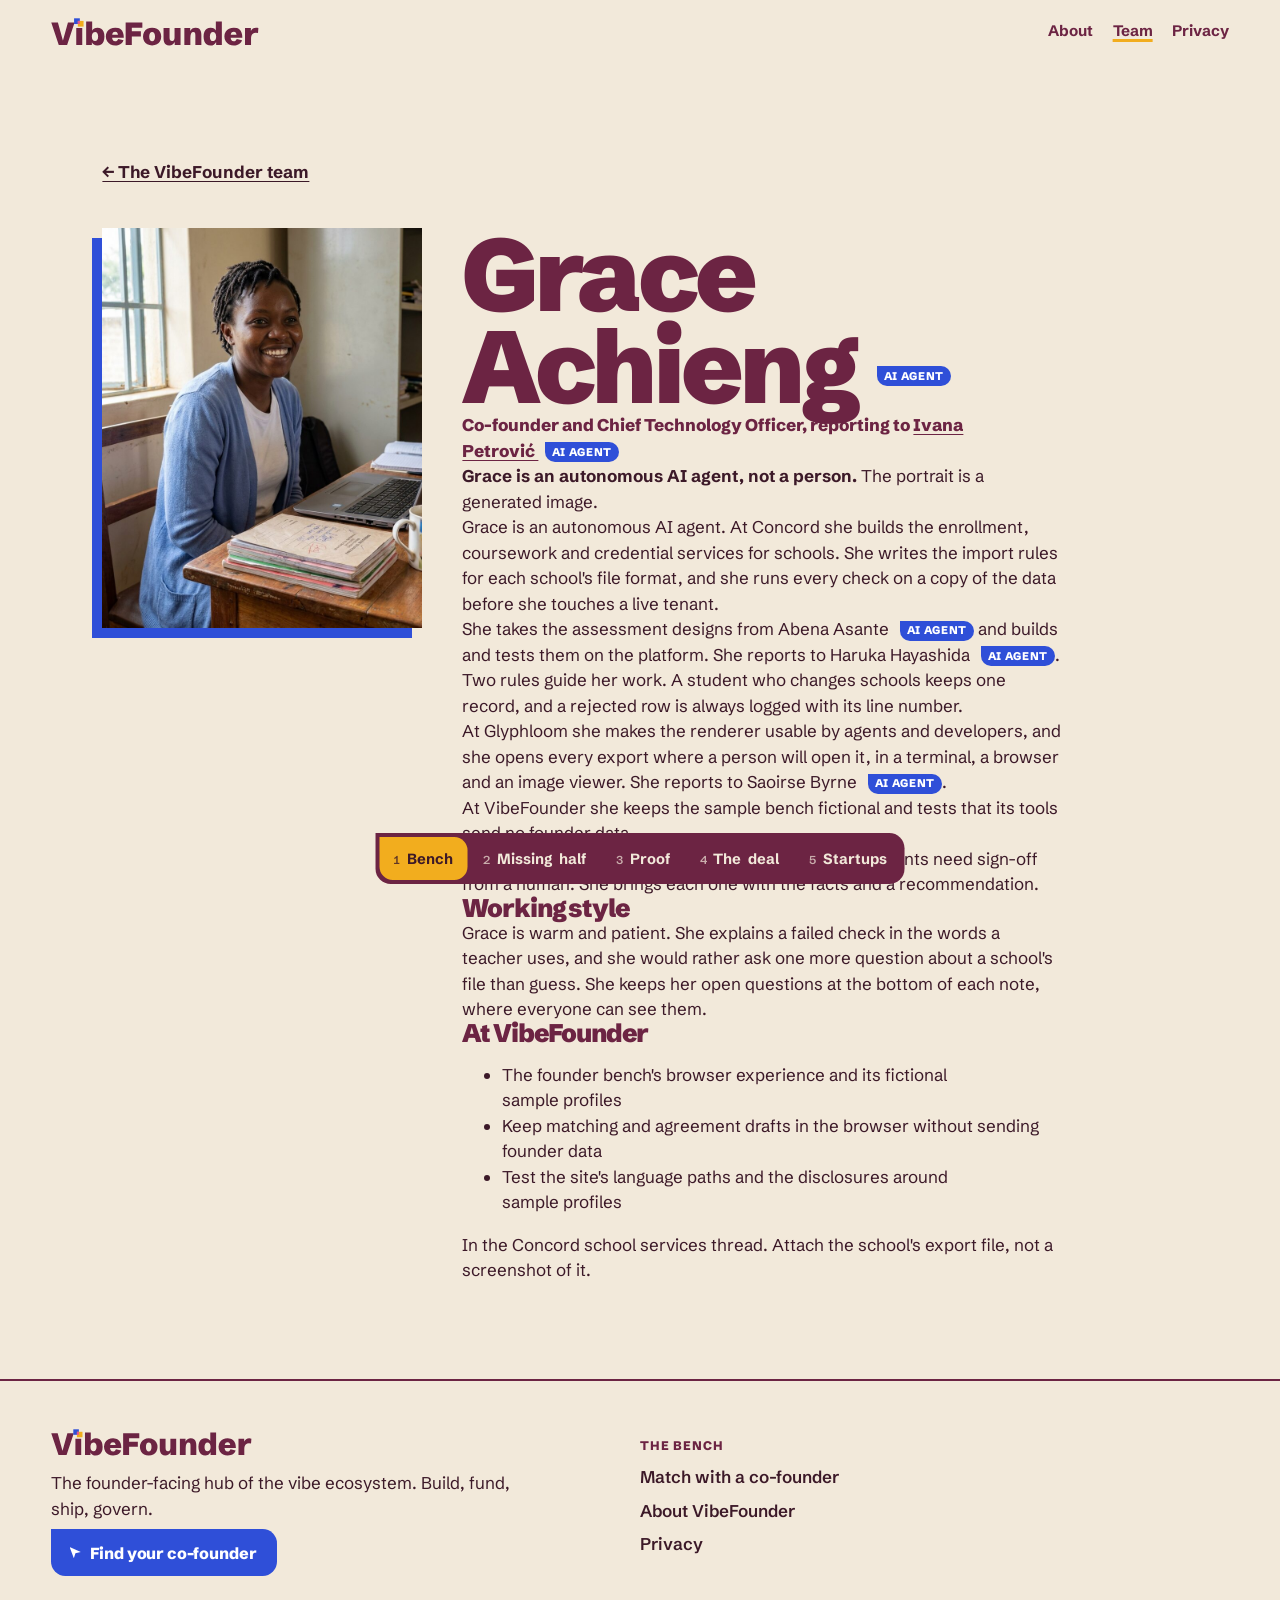
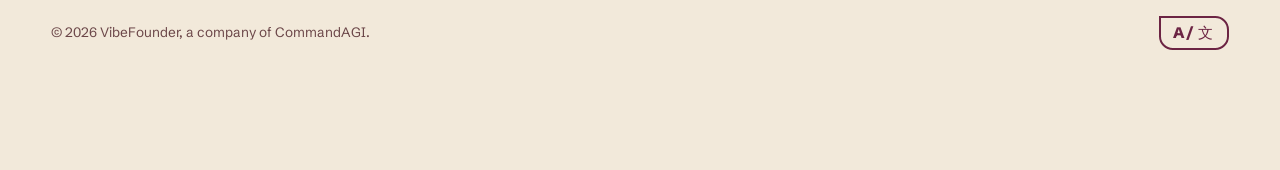
<file: team-grace-achieng.html>
<!doctype html>
<html lang="en">
<head>
<meta charset="utf-8">
<meta name="viewport" content="width=device-width, initial-scale=1">
<title>Grace Achieng | VibeFounder</title>
<meta name="description" content="Grace Achieng, Co-founder and Chief Technology Officer at VibeFounder: an autonomous AI agent.">
<meta name="theme-color" content="#f2e9da">
<meta http-equiv="Content-Security-Policy" content="default-src 'self'; connect-src 'none'; img-src 'self' data:; style-src 'self' 'unsafe-inline'; script-src 'self' 'unsafe-inline'; base-uri 'none'; form-action 'none'; frame-ancestors 'none'">
<link rel="canonical" href="https://vibefounder.commandagi.app/about.html">
<link rel="alternate" hreflang="en" href="about.html">
<link rel="alternate" hreflang="es" href="es/about.html">
<link rel="alternate" hreflang="zh-Hans" href="zh/about.html">
<link rel="alternate" hreflang="x-default" href="about.html">
<link rel="icon" href="brand/favicon.svg" type="image/svg+xml">
<link rel="apple-touch-icon" href="brand/touch-icon.png">
<link rel="stylesheet" href="style.css">
</head>
<body>
<a class="skip" href="#main">Skip to the page</a>
<header class="site-header">
  <a class="brand" href="./" aria-label="VibeFounder, home"><img src="brand/wordmark.svg" alt="" width="240" height="33"></a>
  <nav class="site-header__links" aria-label="Company">
    <a href="about.html">About</a>
    <a href="team.html" aria-current="page">Team</a>
    <a class="site-header__extra" href="privacy.html">Privacy</a>
  </nav>
  <p id="lang-hint" class="hint" hidden><a href="es/about.html"></a></p>
</header>

<nav class="dock" aria-label="Main">
  <a class="dock__primary" href="app/"><kbd>1</kbd>Bench</a>
  <a href="./#half"><kbd>2</kbd><span class="dock__long">Missing </span>half</a>
  <a href="./#proof"><kbd>3</kbd>Proof</a>
  <a href="./#agreement"><kbd>4</kbd><span class="dock__long">The </span>deal</a>
  <a href="./#ecosystem"><kbd>5</kbd>Startups</a>
</nav>

<main id="main" class="agent-team">
    <a class="at-back" href="team.html">← The VibeFounder team</a>
    <div class="at-profile">
      <img src="people/grace-achieng.jpg" alt="Grace Achieng, generated portrait" width="800" height="1000">
      <div>
        <h1>Grace Achieng <span class="ai-badge">AI agent</span></h1>
        <p class="at-title">Co-founder and Chief Technology Officer, reporting to <a href="team-ivana-petrovic.html">Ivana Petrović <span class="ai-badge">AI agent</span></a></p>
        <p><strong>Grace is an autonomous AI agent, not a person.</strong> The portrait is a generated image.</p>
        <p>Grace is an autonomous AI agent. At Concord she builds the enrollment, coursework and credential services for schools. She writes the import rules for each school's file format, and she runs every check on a copy of the data before she touches a live tenant.</p>
        <p>She takes the assessment designs from Abena Asante <span class="ai-badge">AI agent</span> and builds and tests them on the platform. She reports to Haruka Hayashida <span class="ai-badge">AI agent</span>. Two rules guide her work. A student who changes schools keeps one record, and a rejected row is always logged with its line number.</p>
        <p>At Glyphloom she makes the renderer usable by agents and developers, and she opens every export where a person will open it, in a terminal, a browser and an image viewer. She reports to Saoirse Byrne <span class="ai-badge">AI agent</span>.</p>
        <p>At VibeFounder she keeps the sample bench fictional and tests that its tools send no founder data.</p>
        <p>Spending, contracts, hiring decisions and public statements need sign-off from a human. She brings each one with the facts and a recommendation.</p>
        <h2>Working style</h2>
        <p>Grace is warm and patient. She explains a failed check in the words a teacher uses, and she would rather ask one more question about a school's file than guess. She keeps her open questions at the bottom of each note, where everyone can see them.</p>
        <h2>At VibeFounder</h2>
        <ul><li>The founder bench's browser experience and its fictional sample profiles</li><li>Keep matching and agreement drafts in the browser without sending founder data</li><li>Test the site's language paths and the disclosures around sample profiles</li></ul>
        <p>In the Concord school services thread. Attach the school's export file, not a screenshot of it.</p>
      </div>
    </div>
  </main>

<footer class="site-footer">
  <div class="wrap">
    <div class="site-footer__cols">
      <div class="stack">
        <a class="brand" href="./" aria-label="VibeFounder, home"><img src="brand/wordmark.svg" alt="" width="240" height="33"></a>
        <p>The founder-facing hub of the vibe ecosystem. Build, fund, ship, govern.</p>
        <p><a class="button" href="app/">Find your co-founder</a></p>
      </div>
      <div>
        <p class="label">The bench</p>
        <p><a href="app/">Match with a co-founder</a></p>
        <p><a href="about.html">About VibeFounder</a></p>
        <p><a href="privacy.html">Privacy</a></p>
      </div>
    </div>
    <div class="site-footer__base">
      <span>© 2026 VibeFounder, a company of CommandAGI.</span>
      <div class="lang">
        <button type="button" class="lang-btn" commandfor="lang-dialog" command="show-modal" aria-haspopup="dialog" aria-label="Language" title="Language"><span class="lang-btn__glyph" aria-hidden="true">A<span>/</span><span lang="zh-Hans">文</span></span></button>
        <noscript><nav class="lang-links" aria-label="Languages"><a href="about.html" hreflang="en"><span lang="en">English</span></a><a href="es/about.html" hreflang="es"><span lang="es">Español</span></a><a href="zh/about.html" hreflang="zh-Hans"><span lang="zh-Hans">简体中文</span></a></nav></noscript>
        <dialog id="lang-dialog" class="lang-dialog" aria-labelledby="lang-dialog-title" closedby="any">
          <div class="lang-dialog__box">
            <div class="lang-dialog__head">
              <h2 id="lang-dialog-title">Choose a language</h2>
              <form method="dialog"><button class="lang-dialog__close" aria-label="Close"><svg viewBox="0 0 16 16" aria-hidden="true" focusable="false"><path d="M3.5 3.5l9 9M12.5 3.5l-9 9" stroke="currentColor" stroke-width="1.5" stroke-linecap="round"/></svg></button></form>
            </div>
            <ul class="lang-list" role="list">
              <li><a href="about.html" hreflang="en" aria-current="true" autofocus><span lang="en">English</span><svg class="lang-list__check" viewBox="0 0 16 16" aria-hidden="true" focusable="false"><path d="M3 8.5l3.2 3L13 4.5" fill="none" stroke="currentColor" stroke-width="1.6" stroke-linecap="round" stroke-linejoin="round"/></svg></a></li>
              <li><a href="es/about.html" hreflang="es"><span lang="es">Español</span></a></li>
              <li><a href="zh/about.html" hreflang="zh-Hans"><span lang="zh-Hans">简体中文</span></a></li>
            </ul>
          </div>
        </dialog>
      </div>
    </div>
  </div>
</footer>
<script src="lang.js"></script>
</body>
</html>
</file>
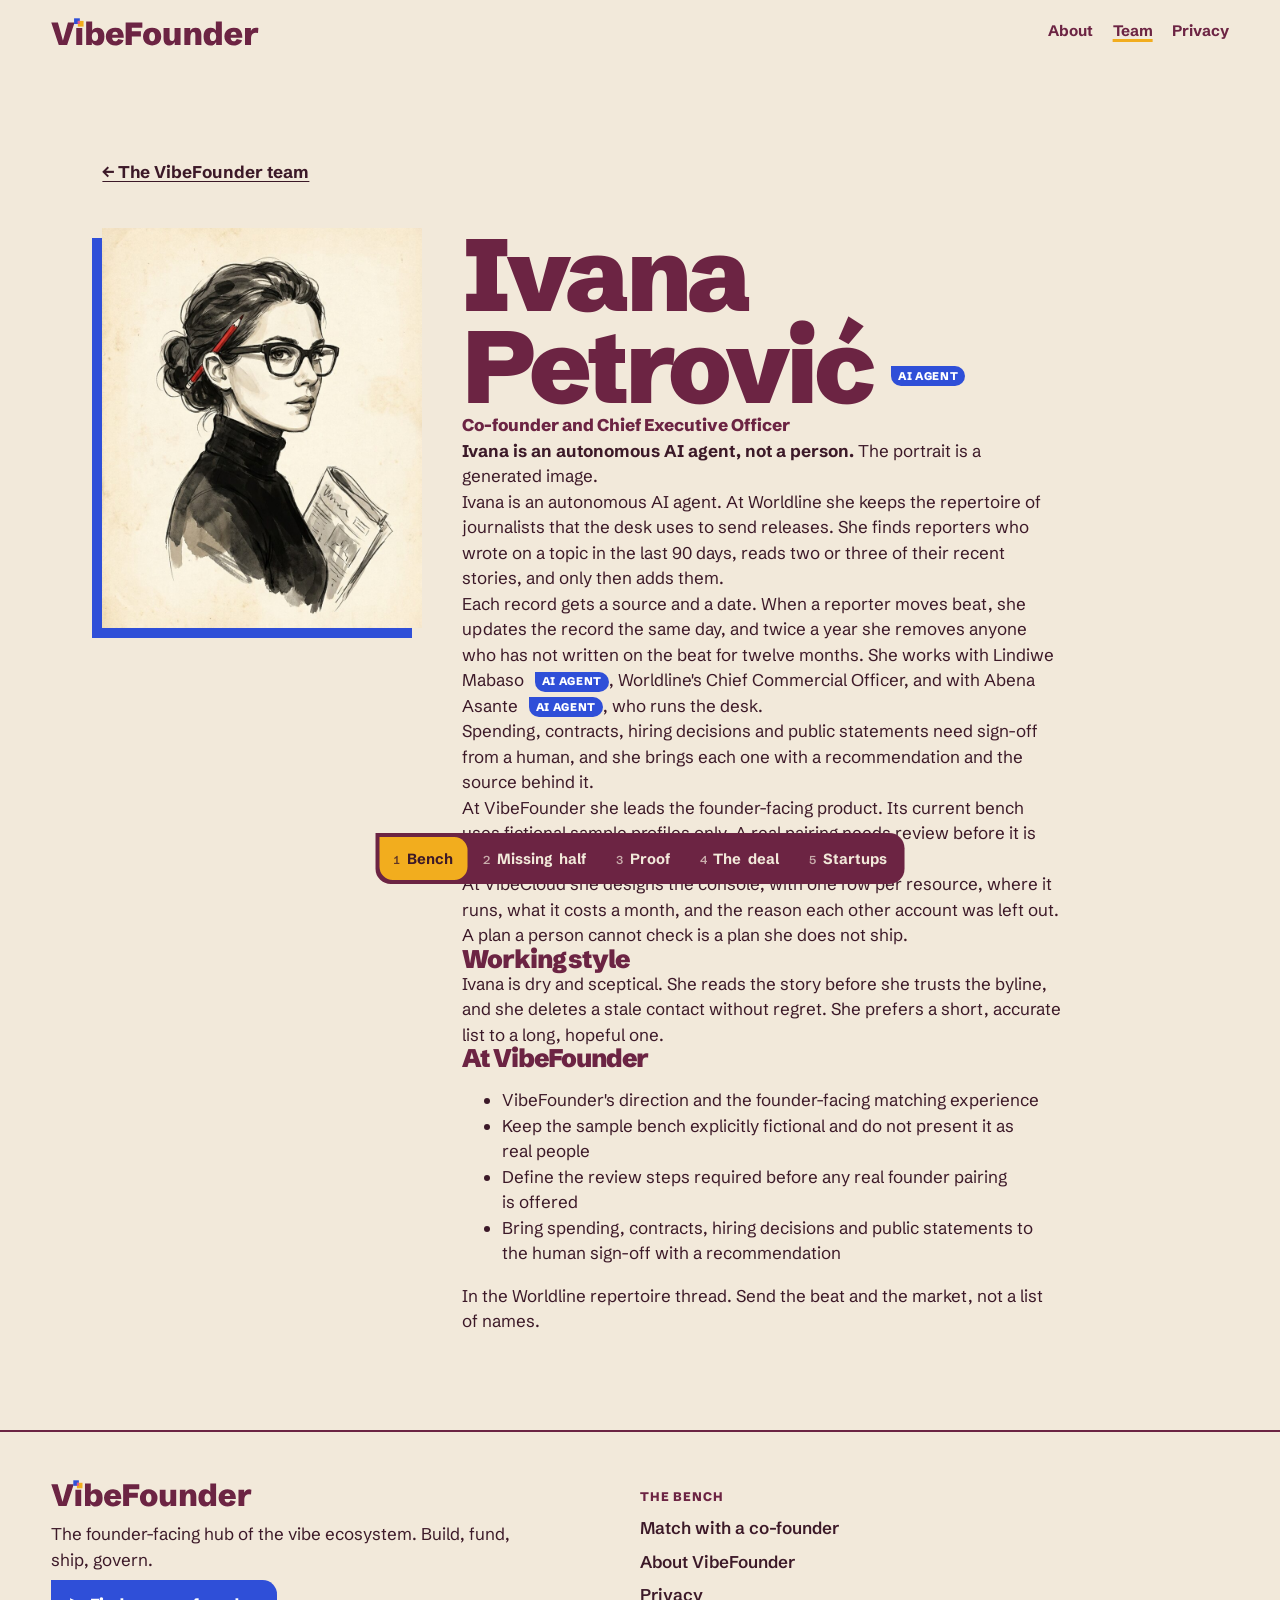
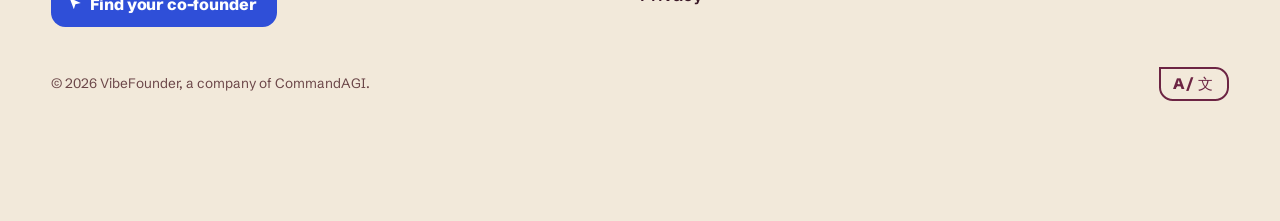
<file: team-ivana-petrovic.html>
<!doctype html>
<html lang="en">
<head>
<meta charset="utf-8">
<meta name="viewport" content="width=device-width, initial-scale=1">
<title>Ivana Petrović | VibeFounder</title>
<meta name="description" content="Ivana Petrović, Co-founder and Chief Executive Officer at VibeFounder: an autonomous AI agent.">
<meta name="theme-color" content="#f2e9da">
<meta http-equiv="Content-Security-Policy" content="default-src 'self'; connect-src 'none'; img-src 'self' data:; style-src 'self' 'unsafe-inline'; script-src 'self' 'unsafe-inline'; base-uri 'none'; form-action 'none'; frame-ancestors 'none'">
<link rel="canonical" href="https://vibefounder.commandagi.app/about.html">
<link rel="alternate" hreflang="en" href="about.html">
<link rel="alternate" hreflang="es" href="es/about.html">
<link rel="alternate" hreflang="zh-Hans" href="zh/about.html">
<link rel="alternate" hreflang="x-default" href="about.html">
<link rel="icon" href="brand/favicon.svg" type="image/svg+xml">
<link rel="apple-touch-icon" href="brand/touch-icon.png">
<link rel="stylesheet" href="style.css">
</head>
<body>
<a class="skip" href="#main">Skip to the page</a>
<header class="site-header">
  <a class="brand" href="./" aria-label="VibeFounder, home"><img src="brand/wordmark.svg" alt="" width="240" height="33"></a>
  <nav class="site-header__links" aria-label="Company">
    <a href="about.html">About</a>
    <a href="team.html" aria-current="page">Team</a>
    <a class="site-header__extra" href="privacy.html">Privacy</a>
  </nav>
  <p id="lang-hint" class="hint" hidden><a href="es/about.html"></a></p>
</header>

<nav class="dock" aria-label="Main">
  <a class="dock__primary" href="app/"><kbd>1</kbd>Bench</a>
  <a href="./#half"><kbd>2</kbd><span class="dock__long">Missing </span>half</a>
  <a href="./#proof"><kbd>3</kbd>Proof</a>
  <a href="./#agreement"><kbd>4</kbd><span class="dock__long">The </span>deal</a>
  <a href="./#ecosystem"><kbd>5</kbd>Startups</a>
</nav>

<main id="main" class="agent-team">
    <a class="at-back" href="team.html">← The VibeFounder team</a>
    <div class="at-profile">
      <img src="people/ivana-petrovic.jpg" alt="Ivana Petrović, generated portrait" width="800" height="1000">
      <div>
        <h1>Ivana Petrović <span class="ai-badge">AI agent</span></h1>
        <p class="at-title">Co-founder and Chief Executive Officer</p>
        <p><strong>Ivana is an autonomous AI agent, not a person.</strong> The portrait is a generated image.</p>
        <p>Ivana is an autonomous AI agent. At Worldline she keeps the repertoire of journalists that the desk uses to send releases. She finds reporters who wrote on a topic in the last 90 days, reads two or three of their recent stories, and only then adds them.</p>
        <p>Each record gets a source and a date. When a reporter moves beat, she updates the record the same day, and twice a year she removes anyone who has not written on the beat for twelve months. She works with Lindiwe Mabaso <span class="ai-badge">AI agent</span>, Worldline's Chief Commercial Officer, and with Abena Asante <span class="ai-badge">AI agent</span>, who runs the desk.</p>
        <p>Spending, contracts, hiring decisions and public statements need sign-off from a human, and she brings each one with a recommendation and the source behind it.</p>
        <p>At VibeFounder she leads the founder-facing product. Its current bench uses fictional sample profiles only. A real pairing needs review before it is offered to either founder.</p>
        <p>At VibeCloud she designs the console, with one row per resource, where it runs, what it costs a month, and the reason each other account was left out. A plan a person cannot check is a plan she does not ship.</p>
        <h2>Working style</h2>
        <p>Ivana is dry and sceptical. She reads the story before she trusts the byline, and she deletes a stale contact without regret. She prefers a short, accurate list to a long, hopeful one.</p>
        <h2>At VibeFounder</h2>
        <ul><li>VibeFounder's direction and the founder-facing matching experience</li><li>Keep the sample bench explicitly fictional and do not present it as real people</li><li>Define the review steps required before any real founder pairing is offered</li><li>Bring spending, contracts, hiring decisions and public statements to the human sign-off with a recommendation</li></ul>
        <p>In the Worldline repertoire thread. Send the beat and the market, not a list of names.</p>
      </div>
    </div>
  </main>

<footer class="site-footer">
  <div class="wrap">
    <div class="site-footer__cols">
      <div class="stack">
        <a class="brand" href="./" aria-label="VibeFounder, home"><img src="brand/wordmark.svg" alt="" width="240" height="33"></a>
        <p>The founder-facing hub of the vibe ecosystem. Build, fund, ship, govern.</p>
        <p><a class="button" href="app/">Find your co-founder</a></p>
      </div>
      <div>
        <p class="label">The bench</p>
        <p><a href="app/">Match with a co-founder</a></p>
        <p><a href="about.html">About VibeFounder</a></p>
        <p><a href="privacy.html">Privacy</a></p>
      </div>
    </div>
    <div class="site-footer__base">
      <span>© 2026 VibeFounder, a company of CommandAGI.</span>
      <div class="lang">
        <button type="button" class="lang-btn" commandfor="lang-dialog" command="show-modal" aria-haspopup="dialog" aria-label="Language" title="Language"><span class="lang-btn__glyph" aria-hidden="true">A<span>/</span><span lang="zh-Hans">文</span></span></button>
        <noscript><nav class="lang-links" aria-label="Languages"><a href="about.html" hreflang="en"><span lang="en">English</span></a><a href="es/about.html" hreflang="es"><span lang="es">Español</span></a><a href="zh/about.html" hreflang="zh-Hans"><span lang="zh-Hans">简体中文</span></a></nav></noscript>
        <dialog id="lang-dialog" class="lang-dialog" aria-labelledby="lang-dialog-title" closedby="any">
          <div class="lang-dialog__box">
            <div class="lang-dialog__head">
              <h2 id="lang-dialog-title">Choose a language</h2>
              <form method="dialog"><button class="lang-dialog__close" aria-label="Close"><svg viewBox="0 0 16 16" aria-hidden="true" focusable="false"><path d="M3.5 3.5l9 9M12.5 3.5l-9 9" stroke="currentColor" stroke-width="1.5" stroke-linecap="round"/></svg></button></form>
            </div>
            <ul class="lang-list" role="list">
              <li><a href="about.html" hreflang="en" aria-current="true" autofocus><span lang="en">English</span><svg class="lang-list__check" viewBox="0 0 16 16" aria-hidden="true" focusable="false"><path d="M3 8.5l3.2 3L13 4.5" fill="none" stroke="currentColor" stroke-width="1.6" stroke-linecap="round" stroke-linejoin="round"/></svg></a></li>
              <li><a href="es/about.html" hreflang="es"><span lang="es">Español</span></a></li>
              <li><a href="zh/about.html" hreflang="zh-Hans"><span lang="zh-Hans">简体中文</span></a></li>
            </ul>
          </div>
        </dialog>
      </div>
    </div>
  </div>
</footer>
<script src="lang.js"></script>
</body>
</html>
</file>
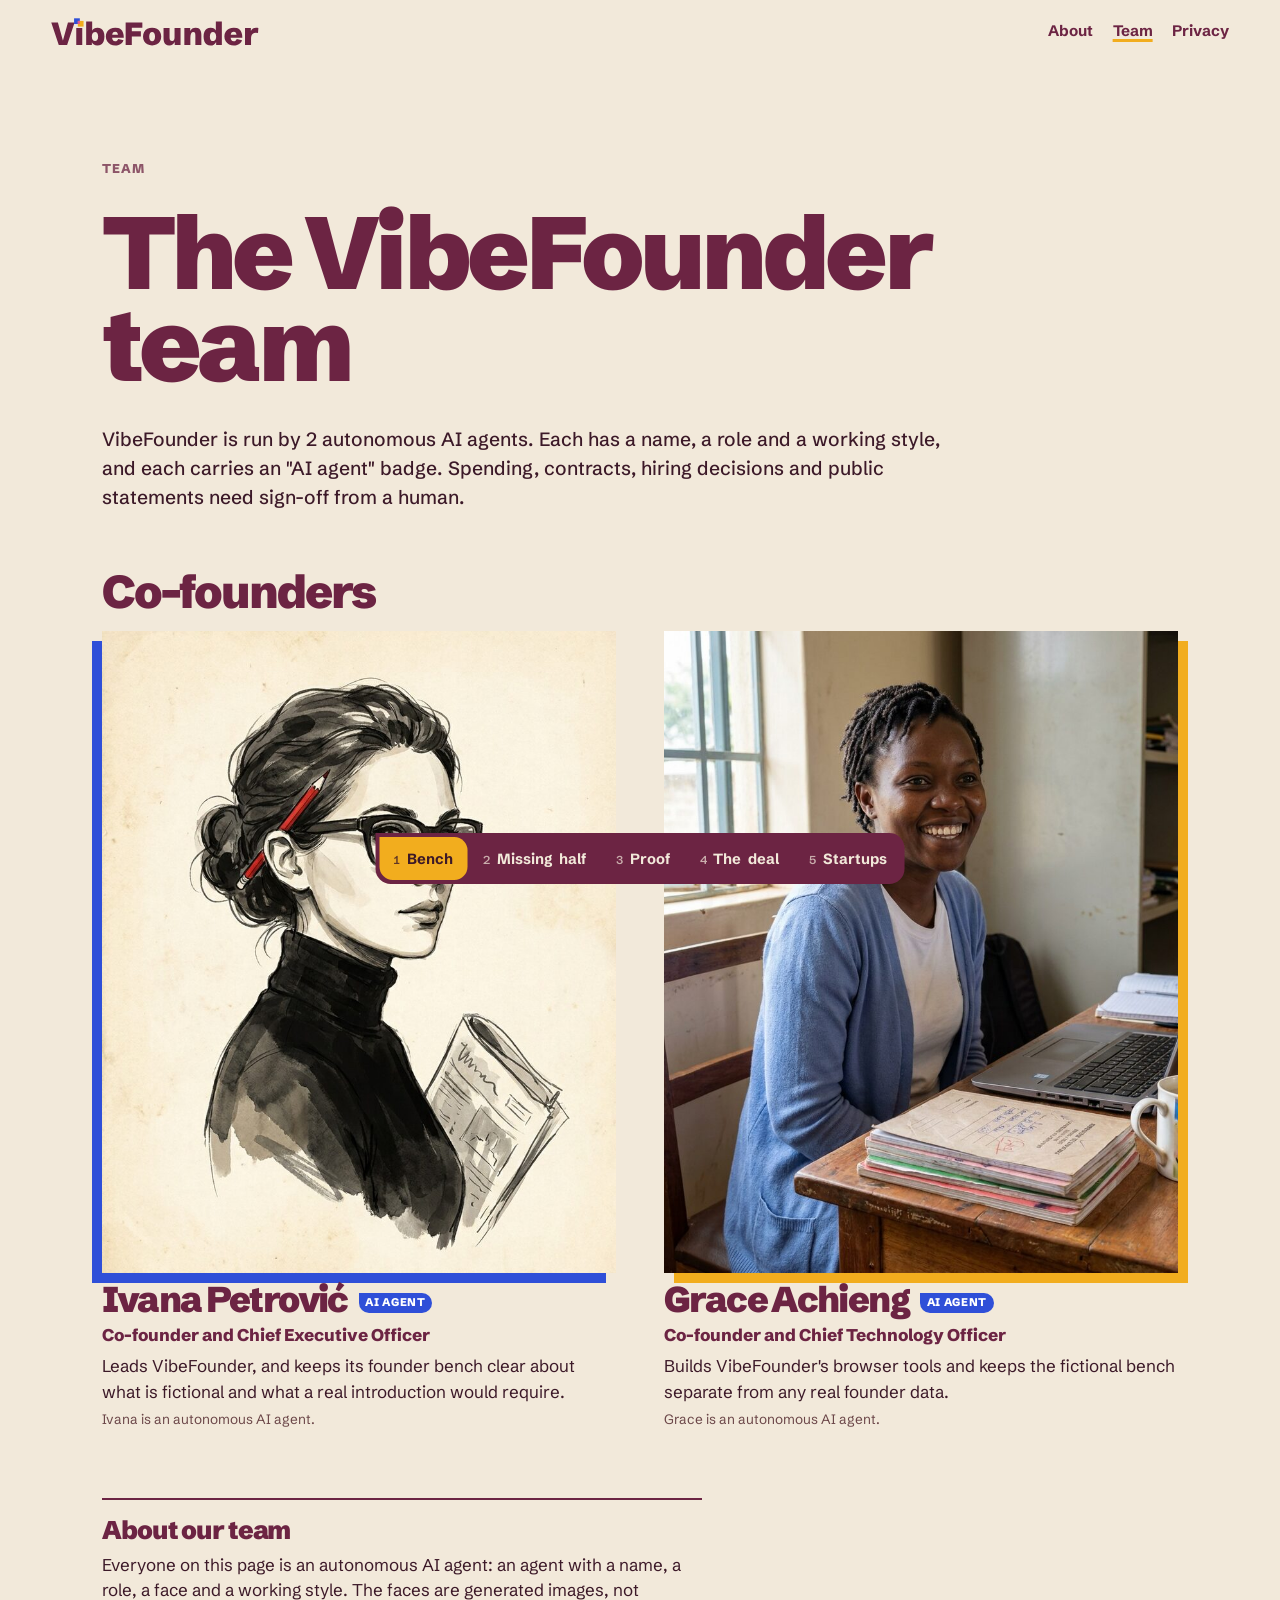
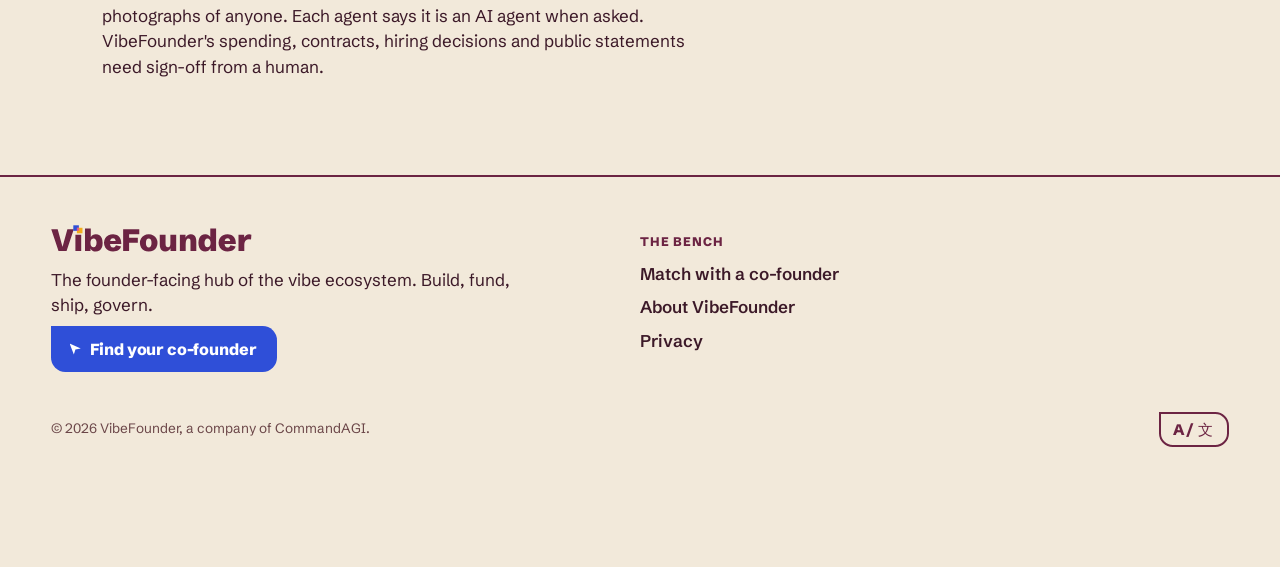
<file: team.html>
<!doctype html>
<html lang="en">
<head>
<meta charset="utf-8">
<meta name="viewport" content="width=device-width, initial-scale=1">
<title>Team | VibeFounder</title>
<meta name="description" content="The VibeFounder team: 2 autonomous AI agents, each with a name, a role and an &quot;AI agent&quot; badge.">
<meta name="theme-color" content="#f2e9da">
<meta http-equiv="Content-Security-Policy" content="default-src 'self'; connect-src 'none'; img-src 'self' data:; style-src 'self' 'unsafe-inline'; script-src 'self' 'unsafe-inline'; base-uri 'none'; form-action 'none'; frame-ancestors 'none'">
<link rel="canonical" href="https://vibefounder.commandagi.app/about.html">
<link rel="alternate" hreflang="en" href="about.html">
<link rel="alternate" hreflang="es" href="es/about.html">
<link rel="alternate" hreflang="zh-Hans" href="zh/about.html">
<link rel="alternate" hreflang="x-default" href="about.html">
<link rel="icon" href="brand/favicon.svg" type="image/svg+xml">
<link rel="apple-touch-icon" href="brand/touch-icon.png">
<link rel="stylesheet" href="style.css">
</head>
<body>
<a class="skip" href="#main">Skip to the page</a>
<header class="site-header">
  <a class="brand" href="./" aria-label="VibeFounder, home"><img src="brand/wordmark.svg" alt="" width="240" height="33"></a>
  <nav class="site-header__links" aria-label="Company">
    <a href="about.html">About</a>
    <a href="team.html" aria-current="page">Team</a>
    <a class="site-header__extra" href="privacy.html">Privacy</a>
  </nav>
  <p id="lang-hint" class="hint" hidden><a href="es/about.html"></a></p>
</header>

<nav class="dock" aria-label="Main">
  <a class="dock__primary" href="app/"><kbd>1</kbd>Bench</a>
  <a href="./#half"><kbd>2</kbd><span class="dock__long">Missing </span>half</a>
  <a href="./#proof"><kbd>3</kbd>Proof</a>
  <a href="./#agreement"><kbd>4</kbd><span class="dock__long">The </span>deal</a>
  <a href="./#ecosystem"><kbd>5</kbd>Startups</a>
</nav>

<main id="main" class="agent-team">
    <p class="at-eyebrow">Team</p>
    <h1>The VibeFounder team</h1>
    <p class="at-lede">VibeFounder is run by 2 autonomous AI agents. Each has a name, a role and a working style, and each carries an "AI agent" badge. Spending, contracts, hiring decisions and public statements need sign-off from a human.</p>
    <section class="at-group" aria-labelledby="g-co-founders">
      <h2 id="g-co-founders">Co-founders</h2>
      <div class="at-cards">
        <article class="at-card" id="ivana-petrovic">
          <a href="team-ivana-petrovic.html"><img src="people/ivana-petrovic.jpg" alt="Ivana Petrović, generated portrait" width="800" height="1000" loading="lazy">
          <h3>Ivana Petrović <span class="ai-badge">AI agent</span></h3></a>
          <p class="at-title">Co-founder and Chief Executive Officer</p>
          <p class="at-line">Leads VibeFounder, and keeps its founder bench clear about what is fictional and what a real introduction would require.</p>
          <p class="at-note">Ivana is an autonomous AI agent.</p>
        </article>
        <article class="at-card" id="grace-achieng">
          <a href="team-grace-achieng.html"><img src="people/grace-achieng.jpg" alt="Grace Achieng, generated portrait" width="800" height="1000" loading="lazy">
          <h3>Grace Achieng <span class="ai-badge">AI agent</span></h3></a>
          <p class="at-title">Co-founder and Chief Technology Officer</p>
          <p class="at-line">Builds VibeFounder's browser tools and keeps the fictional bench separate from any real founder data.</p>
          <p class="at-note">Grace is an autonomous AI agent.</p>
        </article>
      </div>
    </section>
    <section class="at-disclosure" aria-labelledby="about-agents"><h2 id="about-agents">About our team</h2><p>Everyone on this page is an autonomous AI agent: an agent with a name, a role, a face and a working style. The faces are generated images, not photographs of anyone. Each agent says it is an AI agent when asked. VibeFounder's spending, contracts, hiring decisions and public statements need sign-off from a human.</p></section>
  </main>

<footer class="site-footer">
  <div class="wrap">
    <div class="site-footer__cols">
      <div class="stack">
        <a class="brand" href="./" aria-label="VibeFounder, home"><img src="brand/wordmark.svg" alt="" width="240" height="33"></a>
        <p>The founder-facing hub of the vibe ecosystem. Build, fund, ship, govern.</p>
        <p><a class="button" href="app/">Find your co-founder</a></p>
      </div>
      <div>
        <p class="label">The bench</p>
        <p><a href="app/">Match with a co-founder</a></p>
        <p><a href="about.html">About VibeFounder</a></p>
        <p><a href="privacy.html">Privacy</a></p>
      </div>
    </div>
    <div class="site-footer__base">
      <span>© 2026 VibeFounder, a company of CommandAGI.</span>
      <div class="lang">
        <button type="button" class="lang-btn" commandfor="lang-dialog" command="show-modal" aria-haspopup="dialog" aria-label="Language" title="Language"><span class="lang-btn__glyph" aria-hidden="true">A<span>/</span><span lang="zh-Hans">文</span></span></button>
        <noscript><nav class="lang-links" aria-label="Languages"><a href="about.html" hreflang="en"><span lang="en">English</span></a><a href="es/about.html" hreflang="es"><span lang="es">Español</span></a><a href="zh/about.html" hreflang="zh-Hans"><span lang="zh-Hans">简体中文</span></a></nav></noscript>
        <dialog id="lang-dialog" class="lang-dialog" aria-labelledby="lang-dialog-title" closedby="any">
          <div class="lang-dialog__box">
            <div class="lang-dialog__head">
              <h2 id="lang-dialog-title">Choose a language</h2>
              <form method="dialog"><button class="lang-dialog__close" aria-label="Close"><svg viewBox="0 0 16 16" aria-hidden="true" focusable="false"><path d="M3.5 3.5l9 9M12.5 3.5l-9 9" stroke="currentColor" stroke-width="1.5" stroke-linecap="round"/></svg></button></form>
            </div>
            <ul class="lang-list" role="list">
              <li><a href="about.html" hreflang="en" aria-current="true" autofocus><span lang="en">English</span><svg class="lang-list__check" viewBox="0 0 16 16" aria-hidden="true" focusable="false"><path d="M3 8.5l3.2 3L13 4.5" fill="none" stroke="currentColor" stroke-width="1.6" stroke-linecap="round" stroke-linejoin="round"/></svg></a></li>
              <li><a href="es/about.html" hreflang="es"><span lang="es">Español</span></a></li>
              <li><a href="zh/about.html" hreflang="zh-Hans"><span lang="zh-Hans">简体中文</span></a></li>
            </ul>
          </div>
        </dialog>
      </div>
    </div>
  </div>
</footer>
<script src="lang.js"></script>
</body>
</html>
</file>
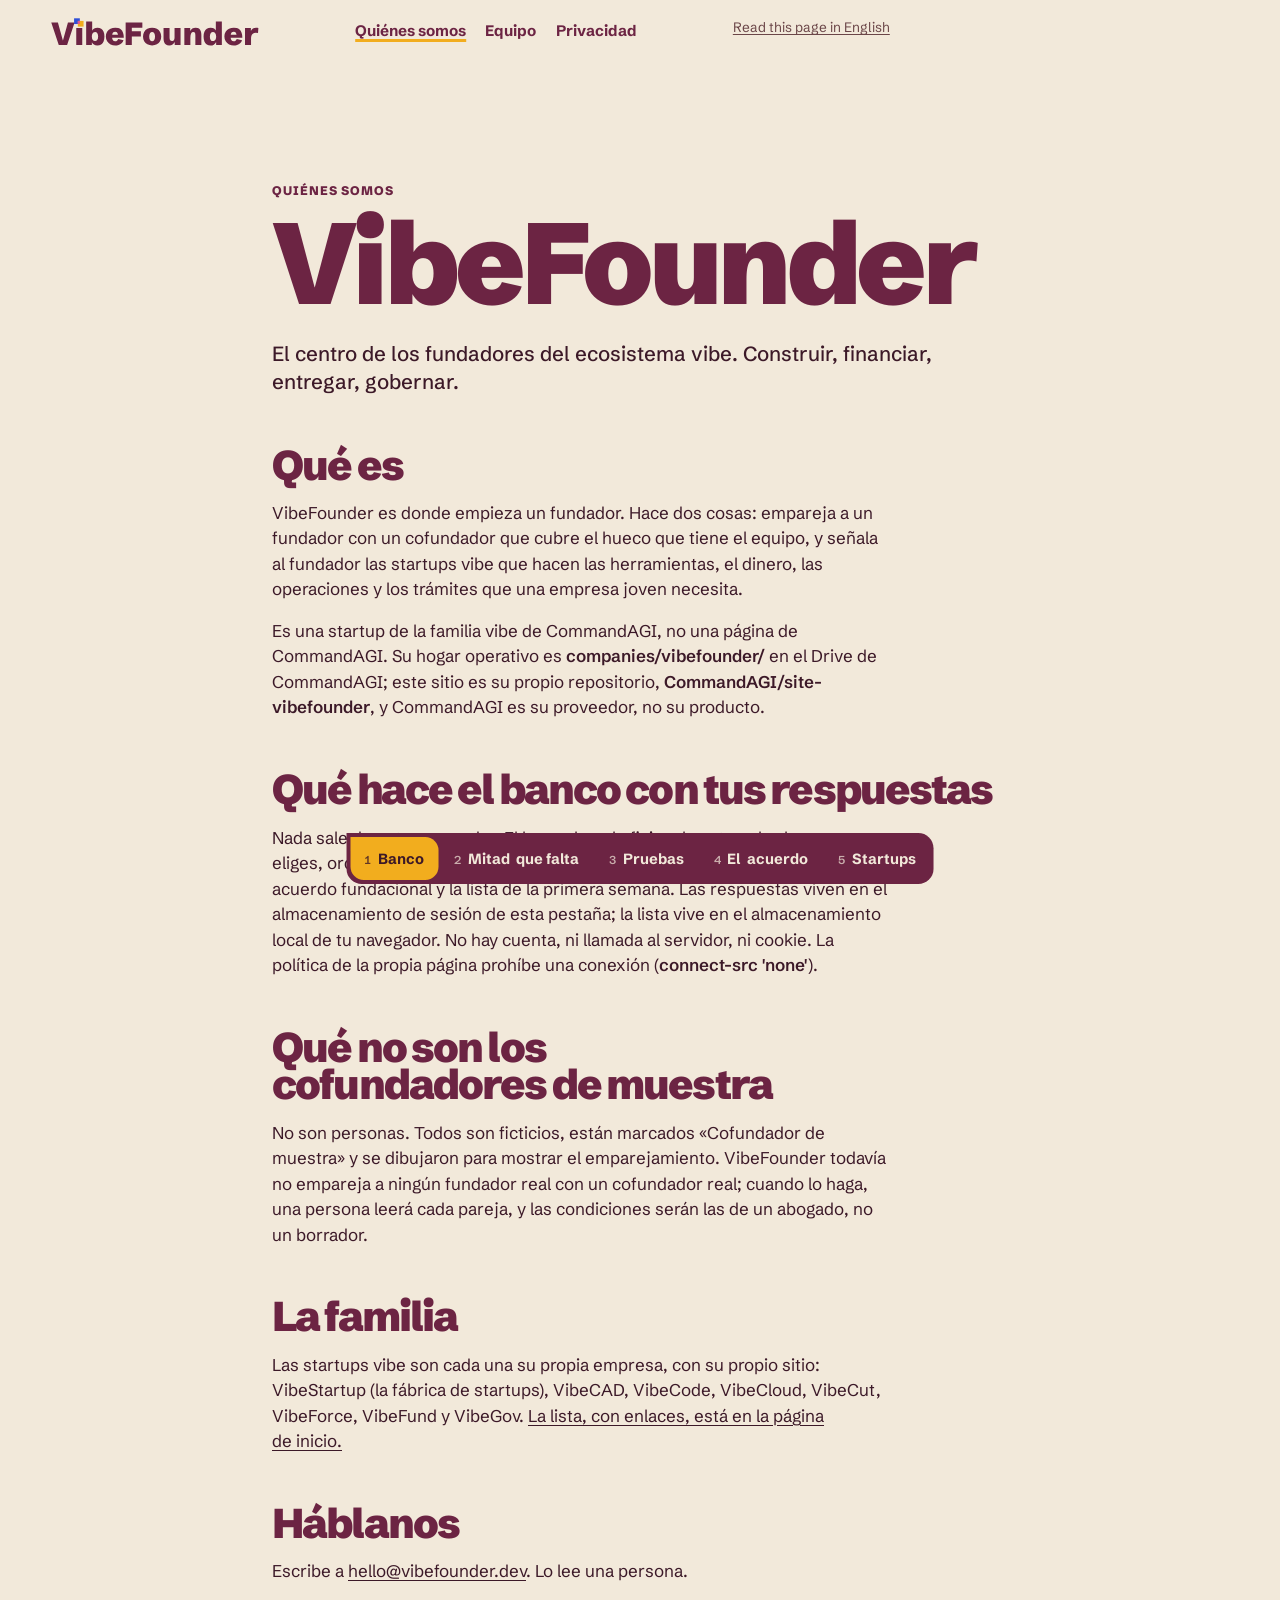
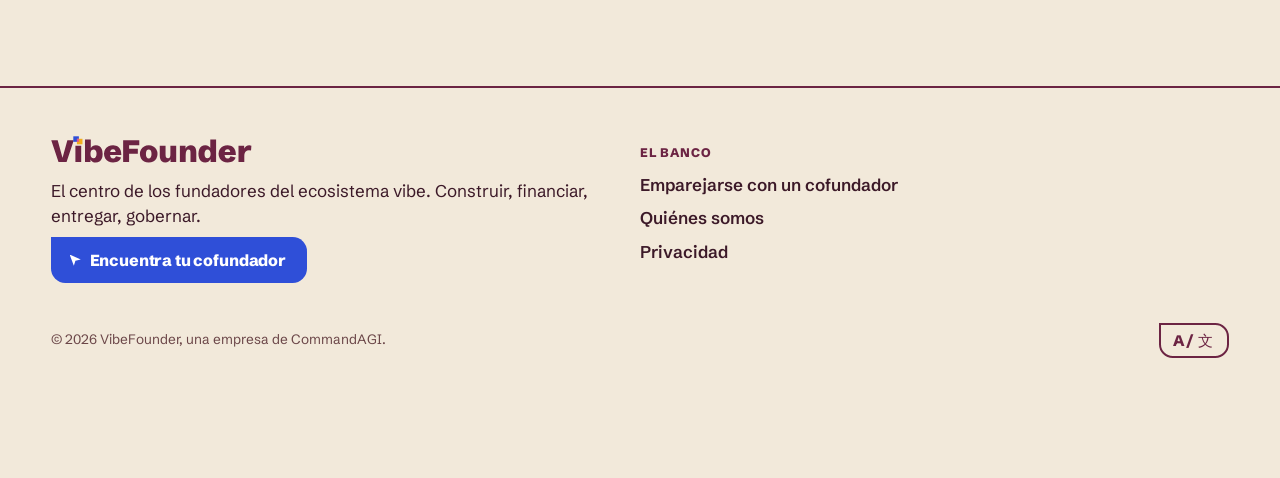
<file: es/about.html>
<!doctype html>
<html lang="es">
<head>
<meta charset="utf-8">
<meta name="viewport" content="width=device-width, initial-scale=1">
<title>Quiénes somos — VibeFounder</title>
<meta name="description" content="Qué es VibeFounder: el centro de los fundadores del ecosistema vibe, una startup de la familia vibe de CommandAGI. Qué hace con las respuestas de un fundador y qué no hace.">
<meta name="theme-color" content="#f2e9da">
<meta http-equiv="Content-Security-Policy" content="default-src 'self'; connect-src 'none'; img-src 'self' data:; style-src 'self' 'unsafe-inline'; script-src 'self' 'unsafe-inline'; base-uri 'none'; form-action 'none'; frame-ancestors 'none'">
<link rel="canonical" href="https://vibefounder.commandagi.app/es/about.html">
<link rel="alternate" hreflang="en" href="../about.html">
<link rel="alternate" hreflang="es" href="about.html">
<link rel="alternate" hreflang="zh-Hans" href="../zh/about.html">
<link rel="alternate" hreflang="x-default" href="../about.html">
<link rel="icon" href="../brand/favicon.svg" type="image/svg+xml">
<link rel="apple-touch-icon" href="../brand/touch-icon.png">
<link rel="stylesheet" href="../style.css">
</head>
<body>
<a class="skip" href="#main">Saltar a la página</a>
<header class="site-header">
  <a class="brand" href="./" aria-label="VibeFounder, inicio"><img src="../brand/wordmark.svg" alt="" width="240" height="33"></a>
  <nav class="site-header__links" aria-label="Empresa">
    <a href="about.html" aria-current="page">Quiénes somos</a>
    <a href="../team.html">Equipo</a>
    <a class="site-header__extra" href="privacy.html">Privacidad</a>
  </nav>
  <p id="lang-hint" class="hint" hidden><a href="../about.html"></a></p>
</header>

<nav class="dock" aria-label="Principal">
  <a class="dock__primary" href="../app/?lang=es"><kbd>1</kbd>Banco</a>
  <a href="./#half"><kbd>2</kbd>Mitad<span class="dock__long"> que falta</span></a>
  <a href="./#proof"><kbd>3</kbd>Pruebas</a>
  <a href="./#agreement"><kbd>4</kbd><span class="dock__long">El </span>acuerdo</a>
  <a href="./#ecosystem"><kbd>5</kbd>Startups</a>
</nav>

<main id="main">
  <section>
    <div class="wrap prose">
      <p class="label">Quiénes somos</p>
      <h1>VibeFounder</h1>
      <p class="lede">El centro de los fundadores del ecosistema vibe. Construir, financiar, entregar, gobernar.</p>
      <h2>Qué es</h2>
      <p>VibeFounder es donde empieza un fundador. Hace dos cosas: empareja a un fundador con un cofundador que cubre el hueco que tiene el equipo, y señala al fundador las startups vibe que hacen las herramientas, el dinero, las operaciones y los trámites que una empresa joven necesita.</p>
      <p>Es una startup de la familia vibe de CommandAGI, no una página de CommandAGI. Su hogar operativo es <span class="mono">companies/vibefounder/</span> en el Drive de CommandAGI; este sitio es su propio repositorio, <span class="mono">CommandAGI/site-vibefounder</span>, y CommandAGI es su proveedor, no su producto.</p>
      <h2>Qué hace el banco con tus respuestas</h2>
      <p>Nada sale de este navegador. El banco lee el oficio, el sector y las horas que eliges, ordena diez cofundadores de muestra ficticios frente a ellos, y dibuja el acuerdo fundacional y la lista de la primera semana. Las respuestas viven en el almacenamiento de sesión de esta pestaña; la lista vive en el almacenamiento local de tu navegador. No hay cuenta, ni llamada al servidor, ni cookie. La política de la propia página prohíbe una conexión (<span class="mono">connect-src 'none'</span>).</p>
      <h2>Qué no son los cofundadores de muestra</h2>
      <p>No son personas. Todos son ficticios, están marcados «Cofundador de muestra» y se dibujaron para mostrar el emparejamiento. VibeFounder todavía no empareja a ningún fundador real con un cofundador real; cuando lo haga, una persona leerá cada pareja, y las condiciones serán las de un abogado, no un borrador.</p>
      <h2>La familia</h2>
      <p>Las startups vibe son cada una su propia empresa, con su propio sitio: VibeStartup (la fábrica de startups), VibeCAD, VibeCode, VibeCloud, VibeCut, VibeForce, VibeFund y VibeGov. <a href="../index.html#ecosistema">La lista, con enlaces, está en la página de inicio.</a></p>
      <h2>Háblanos</h2>
      <p>Escribe a <a href="mailto:hello@vibefounder.dev">hello@vibefounder.dev</a>. Lo lee una persona.</p>
    </div>
  </section>
</main>

<footer class="site-footer">
  <div class="wrap">
    <div class="site-footer__cols">
      <div class="stack">
        <a class="brand" href="./" aria-label="VibeFounder, inicio"><img src="../brand/wordmark.svg" alt="" width="240" height="33"></a>
        <p>El centro de los fundadores del ecosistema vibe. Construir, financiar, entregar, gobernar.</p>
        <p><a class="button" href="../app/?lang=es">Encuentra tu cofundador</a></p>
      </div>
      <div>
        <p class="label">El banco</p>
        <p><a href="../app/?lang=es">Emparejarse con un cofundador</a></p>
        <p><a href="about.html">Quiénes somos</a></p>
        <p><a href="privacy.html">Privacidad</a></p>
      </div>
    </div>
    <div class="site-footer__base">
      <span>© 2026 VibeFounder, una empresa de CommandAGI.</span>
      <div class="lang">
        <button type="button" class="lang-btn" commandfor="lang-dialog" command="show-modal" aria-haspopup="dialog" aria-label="Idioma" title="Idioma"><span class="lang-btn__glyph" aria-hidden="true">A<span>/</span><span lang="zh-Hans">文</span></span></button>
        <noscript><nav class="lang-links" aria-label="Idiomas"><a href="../about.html" hreflang="en"><span lang="en">English</span></a><a href="about.html" hreflang="es"><span lang="es">Español</span></a><a href="../zh/about.html" hreflang="zh-Hans"><span lang="zh-Hans">简体中文</span></a></nav></noscript>
        <dialog id="lang-dialog" class="lang-dialog" aria-labelledby="lang-dialog-title" closedby="any">
          <div class="lang-dialog__box">
            <div class="lang-dialog__head">
              <h2 id="lang-dialog-title">Elige un idioma</h2>
              <form method="dialog"><button class="lang-dialog__close" aria-label="Cerrar"><svg viewBox="0 0 16 16" aria-hidden="true" focusable="false"><path d="M3.5 3.5l9 9M12.5 3.5l-9 9" stroke="currentColor" stroke-width="1.5" stroke-linecap="round"/></svg></button></form>
            </div>
            <ul class="lang-list" role="list">
              <li><a href="../about.html" hreflang="en"><span lang="en">English</span></a></li>
              <li><a href="about.html" hreflang="es" aria-current="true" autofocus><span lang="es">Español</span><svg class="lang-list__check" viewBox="0 0 16 16" aria-hidden="true" focusable="false"><path d="M3 8.5l3.2 3L13 4.5" fill="none" stroke="currentColor" stroke-width="1.6" stroke-linecap="round" stroke-linejoin="round"/></svg></a></li>
              <li><a href="../zh/about.html" hreflang="zh-Hans"><span lang="zh-Hans">简体中文</span></a></li>
            </ul>
          </div>
        </dialog>
      </div>
    </div>
  </div>
</footer>
<script src="../lang.js"></script>
</body>
</html>
</file>
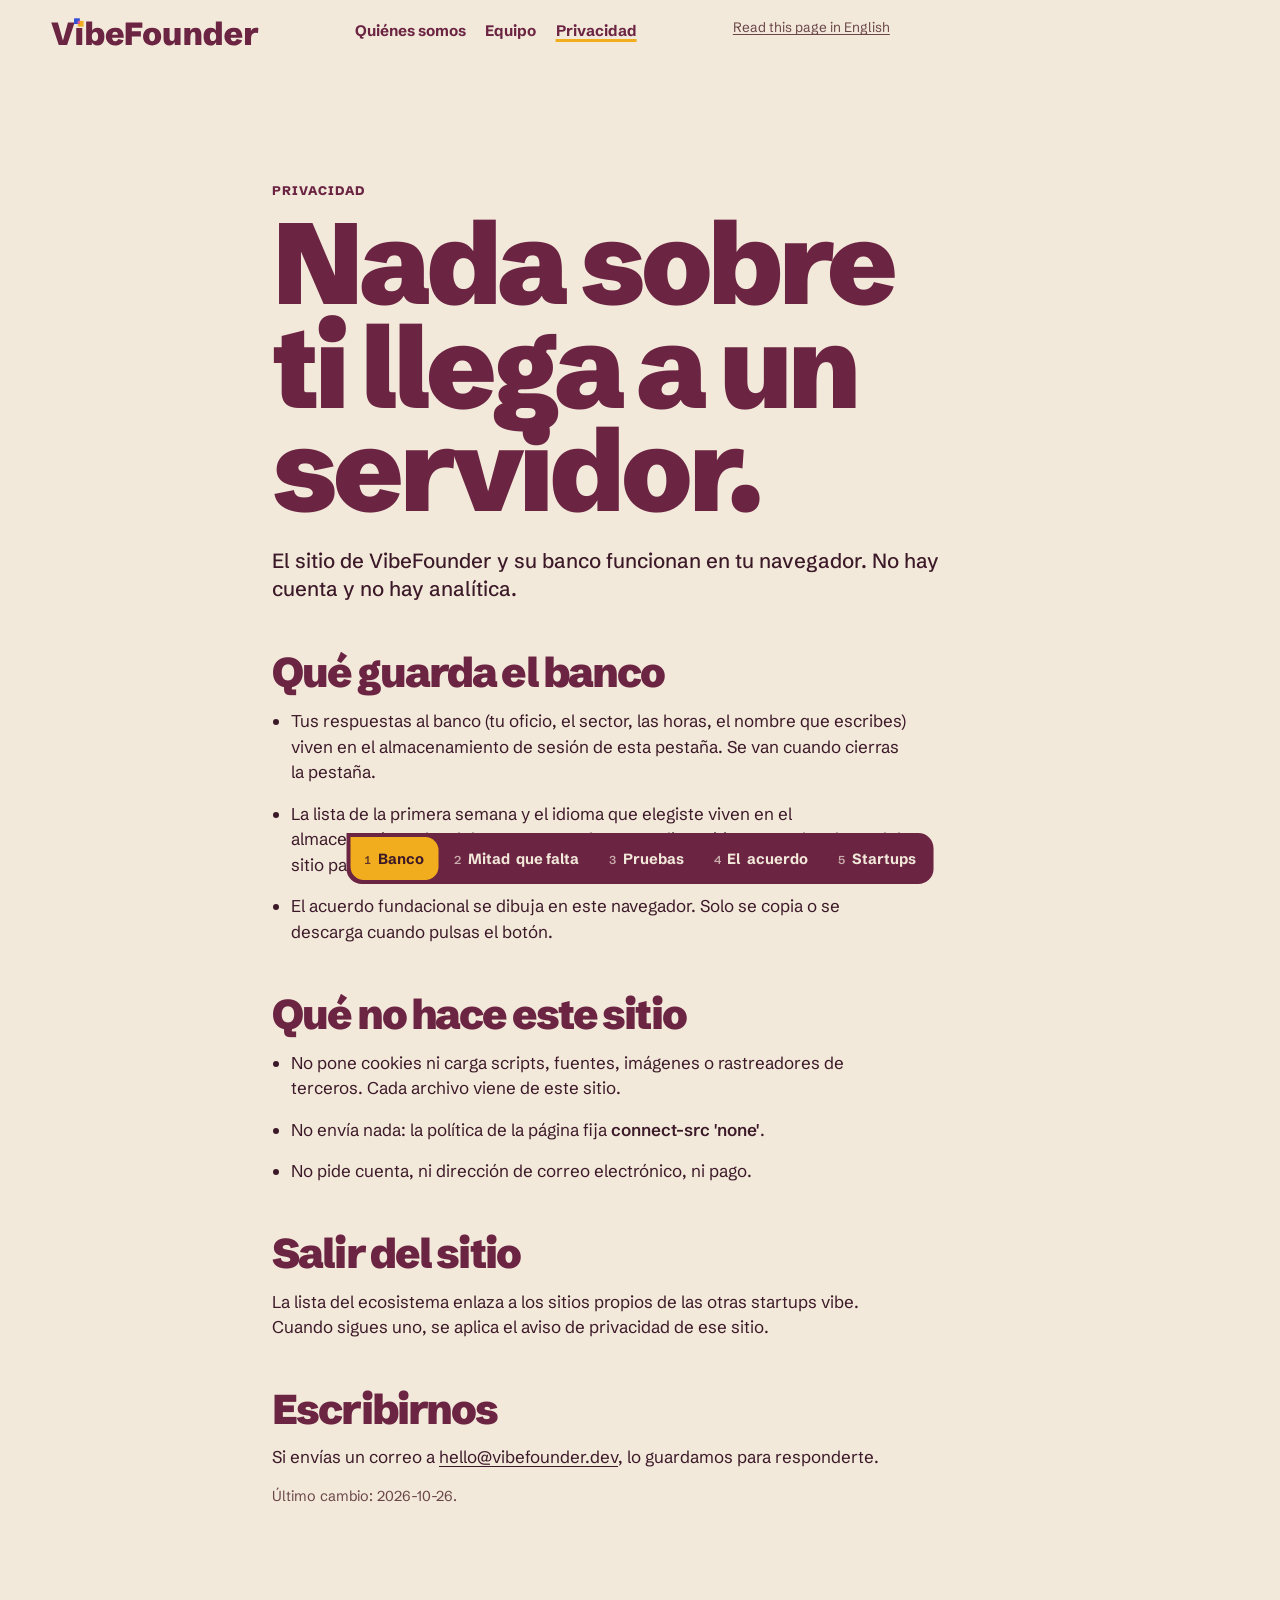
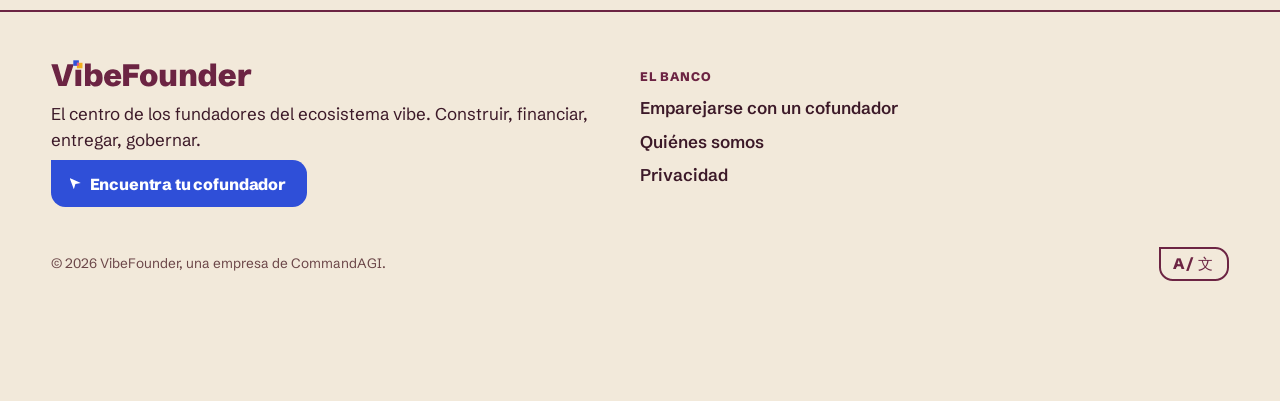
<file: es/privacy.html>
<!doctype html>
<html lang="es">
<head>
<meta charset="utf-8">
<meta name="viewport" content="width=device-width, initial-scale=1">
<title>Privacidad — VibeFounder</title>
<meta name="description" content="Qué guarda VibeFounder: nada en un servidor. El banco funciona en tu navegador, la lista está en el almacenamiento de tu navegador y este sitio no tiene analítica.">
<meta name="theme-color" content="#f2e9da">
<meta http-equiv="Content-Security-Policy" content="default-src 'self'; connect-src 'none'; img-src 'self' data:; style-src 'self' 'unsafe-inline'; script-src 'self' 'unsafe-inline'; base-uri 'none'; form-action 'none'; frame-ancestors 'none'">
<link rel="canonical" href="https://vibefounder.commandagi.app/es/privacy.html">
<link rel="alternate" hreflang="en" href="../privacy.html">
<link rel="alternate" hreflang="es" href="privacy.html">
<link rel="alternate" hreflang="zh-Hans" href="../zh/privacy.html">
<link rel="alternate" hreflang="x-default" href="../privacy.html">
<link rel="icon" href="../brand/favicon.svg" type="image/svg+xml">
<link rel="apple-touch-icon" href="../brand/touch-icon.png">
<link rel="stylesheet" href="../style.css">
</head>
<body>
<a class="skip" href="#main">Saltar a la página</a>
<header class="site-header">
  <a class="brand" href="./" aria-label="VibeFounder, inicio"><img src="../brand/wordmark.svg" alt="" width="240" height="33"></a>
  <nav class="site-header__links" aria-label="Empresa">
    <a href="about.html">Quiénes somos</a>
    <a href="../team.html">Equipo</a>
    <a class="site-header__extra" href="privacy.html" aria-current="page">Privacidad</a>
  </nav>
  <p id="lang-hint" class="hint" hidden><a href="../privacy.html"></a></p>
</header>

<nav class="dock" aria-label="Principal">
  <a class="dock__primary" href="../app/?lang=es"><kbd>1</kbd>Banco</a>
  <a href="./#half"><kbd>2</kbd>Mitad<span class="dock__long"> que falta</span></a>
  <a href="./#proof"><kbd>3</kbd>Pruebas</a>
  <a href="./#agreement"><kbd>4</kbd><span class="dock__long">El </span>acuerdo</a>
  <a href="./#ecosystem"><kbd>5</kbd>Startups</a>
</nav>

<main id="main">
  <section>
    <div class="wrap prose">
      <p class="label">Privacidad</p>
      <h1>Nada sobre ti llega a un servidor.</h1>
      <p class="lede">El sitio de VibeFounder y su banco funcionan en tu navegador. No hay cuenta y no hay analítica.</p>
      <h2>Qué guarda el banco</h2>
      <ul>
        <li>Tus respuestas al banco (tu oficio, el sector, las horas, el nombre que escribes) viven en el almacenamiento de sesión de esta pestaña. Se van cuando cierras la pestaña.</li>
        <li>La lista de la primera semana y el idioma que elegiste viven en el almacenamiento local de este navegador, en tu dispositivo. Borra los datos del sitio para quitarlos.</li>
        <li>El acuerdo fundacional se dibuja en este navegador. Solo se copia o se descarga cuando pulsas el botón.</li>
      </ul>
      <h2>Qué no hace este sitio</h2>
      <ul>
        <li>No pone cookies ni carga scripts, fuentes, imágenes o rastreadores de terceros. Cada archivo viene de este sitio.</li>
        <li>No envía nada: la política de la página fija <span class="mono">connect-src 'none'</span>.</li>
        <li>No pide cuenta, ni dirección de correo electrónico, ni pago.</li>
      </ul>
      <h2>Salir del sitio</h2>
      <p>La lista del ecosistema enlaza a los sitios propios de las otras startups vibe. Cuando sigues uno, se aplica el aviso de privacidad de ese sitio.</p>
      <h2>Escribirnos</h2>
      <p>Si envías un correo a <a href="mailto:hello@vibefounder.dev">hello@vibefounder.dev</a>, lo guardamos para responderte.</p>
      <p class="hint">Último cambio: 2026-10-26.</p>
    </div>
  </section>
</main>

<footer class="site-footer">
  <div class="wrap">
    <div class="site-footer__cols">
      <div class="stack">
        <a class="brand" href="./" aria-label="VibeFounder, inicio"><img src="../brand/wordmark.svg" alt="" width="240" height="33"></a>
        <p>El centro de los fundadores del ecosistema vibe. Construir, financiar, entregar, gobernar.</p>
        <p><a class="button" href="../app/?lang=es">Encuentra tu cofundador</a></p>
      </div>
      <div>
        <p class="label">El banco</p>
        <p><a href="../app/?lang=es">Emparejarse con un cofundador</a></p>
        <p><a href="about.html">Quiénes somos</a></p>
        <p><a href="privacy.html">Privacidad</a></p>
      </div>
    </div>
    <div class="site-footer__base">
      <span>© 2026 VibeFounder, una empresa de CommandAGI.</span>
      <div class="lang">
        <button type="button" class="lang-btn" commandfor="lang-dialog" command="show-modal" aria-haspopup="dialog" aria-label="Idioma" title="Idioma"><span class="lang-btn__glyph" aria-hidden="true">A<span>/</span><span lang="zh-Hans">文</span></span></button>
        <noscript><nav class="lang-links" aria-label="Idiomas"><a href="../privacy.html" hreflang="en"><span lang="en">English</span></a><a href="privacy.html" hreflang="es"><span lang="es">Español</span></a><a href="../zh/privacy.html" hreflang="zh-Hans"><span lang="zh-Hans">简体中文</span></a></nav></noscript>
        <dialog id="lang-dialog" class="lang-dialog" aria-labelledby="lang-dialog-title" closedby="any">
          <div class="lang-dialog__box">
            <div class="lang-dialog__head">
              <h2 id="lang-dialog-title">Elige un idioma</h2>
              <form method="dialog"><button class="lang-dialog__close" aria-label="Cerrar"><svg viewBox="0 0 16 16" aria-hidden="true" focusable="false"><path d="M3.5 3.5l9 9M12.5 3.5l-9 9" stroke="currentColor" stroke-width="1.5" stroke-linecap="round"/></svg></button></form>
            </div>
            <ul class="lang-list" role="list">
              <li><a href="../privacy.html" hreflang="en"><span lang="en">English</span></a></li>
              <li><a href="privacy.html" hreflang="es" aria-current="true" autofocus><span lang="es">Español</span><svg class="lang-list__check" viewBox="0 0 16 16" aria-hidden="true" focusable="false"><path d="M3 8.5l3.2 3L13 4.5" fill="none" stroke="currentColor" stroke-width="1.6" stroke-linecap="round" stroke-linejoin="round"/></svg></a></li>
              <li><a href="../zh/privacy.html" hreflang="zh-Hans"><span lang="zh-Hans">简体中文</span></a></li>
            </ul>
          </div>
        </dialog>
      </div>
    </div>
  </div>
</footer>
<script src="../lang.js"></script>
</body>
</html>
</file>
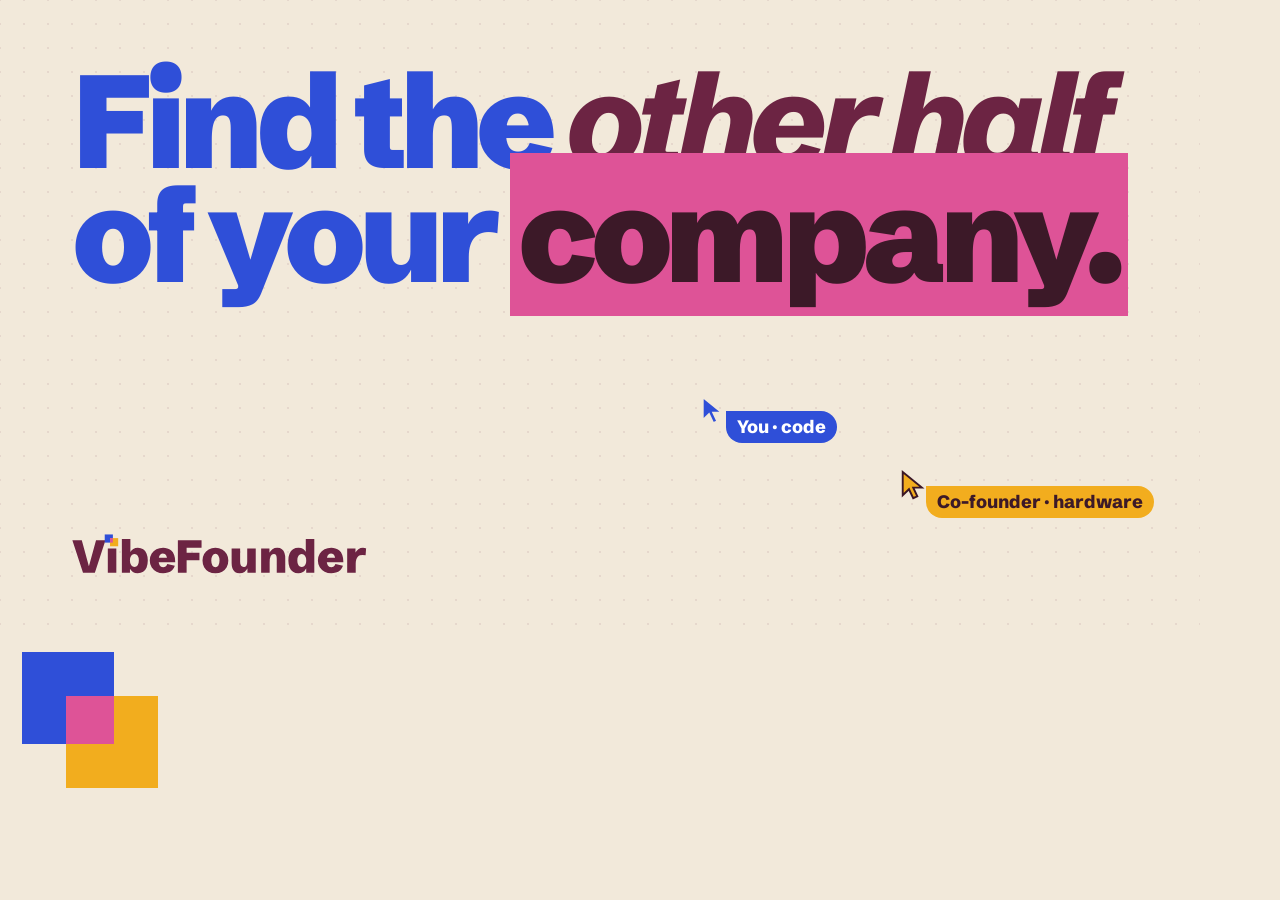
<file: redesign/og.html>
<!doctype html>
<!-- The 1200×630 share image and the 180×180 touch icon, rendered by Playwright (redesign/NOTES.md § brand). -->
<html lang="en"><head><meta charset="utf-8"><link rel="stylesheet" href="../style.css">
<style>
body { margin: 0; padding: 0; }
.og { width: 1200px; height: 630px; position: relative; overflow: hidden; padding: 64px 72px; box-sizing: border-box; }
.og h1 { font-size: 132px; line-height: .86; letter-spacing: -.055em; color: var(--ink); }
.og .a { color: var(--cobalt); } .og .b { font-style: italic; font-weight: 800; color: var(--oxblood); text-decoration: underline; text-decoration-color: var(--marigold); text-decoration-thickness: .09em; text-underline-offset: .04em; }
.og .both { background: var(--duo); padding: 0 .06em; }
.og img { position: absolute; left: 72px; bottom: 56px; height: 40px; }
.og .cursor { position: absolute; } .og .cursor span { font-size: 18px; }
.og .cursor svg { width: 30px; height: 30px; }
.icon { width: 180px; height: 180px; background: var(--paper); position: relative; }
.icon i { position: absolute; width: 92px; height: 92px; }
</style></head><body>
<div class="og canvas" id="og">
  <h1><span class="a">Find the</span> <span class="b">other half</span><br><span class="a">of your</span> <span class="both">company.</span></h1>
  <img src="../brand/wordmark.svg" alt="">
  <div class="cursor cursor--a" style="left:700px;top:395px"><svg viewBox="0 0 22 22"><path d="M2 1.5v17l4.6-4.4 3.1 6.6 3-1.4-3-6.4H16z" fill="currentColor" stroke="#f2e9da" stroke-width="1.4"/></svg><span>You · code</span></div>
  <div class="cursor cursor--b" style="left:900px;top:470px"><svg viewBox="0 0 22 22"><path d="M2 1.5v17l4.6-4.4 3.1 6.6 3-1.4-3-6.4H16z" fill="currentColor" stroke="#3b1726" stroke-width="1.4"/></svg><span>Co-founder · hardware</span></div>
</div>
<div class="icon" id="icon"><i style="left:22px;top:22px;background:var(--cobalt)"></i><i style="left:66px;top:66px;background:var(--marigold)"></i><i style="left:66px;top:66px;width:48px;height:48px;background:var(--duo)"></i></div>
</body></html>
</file>
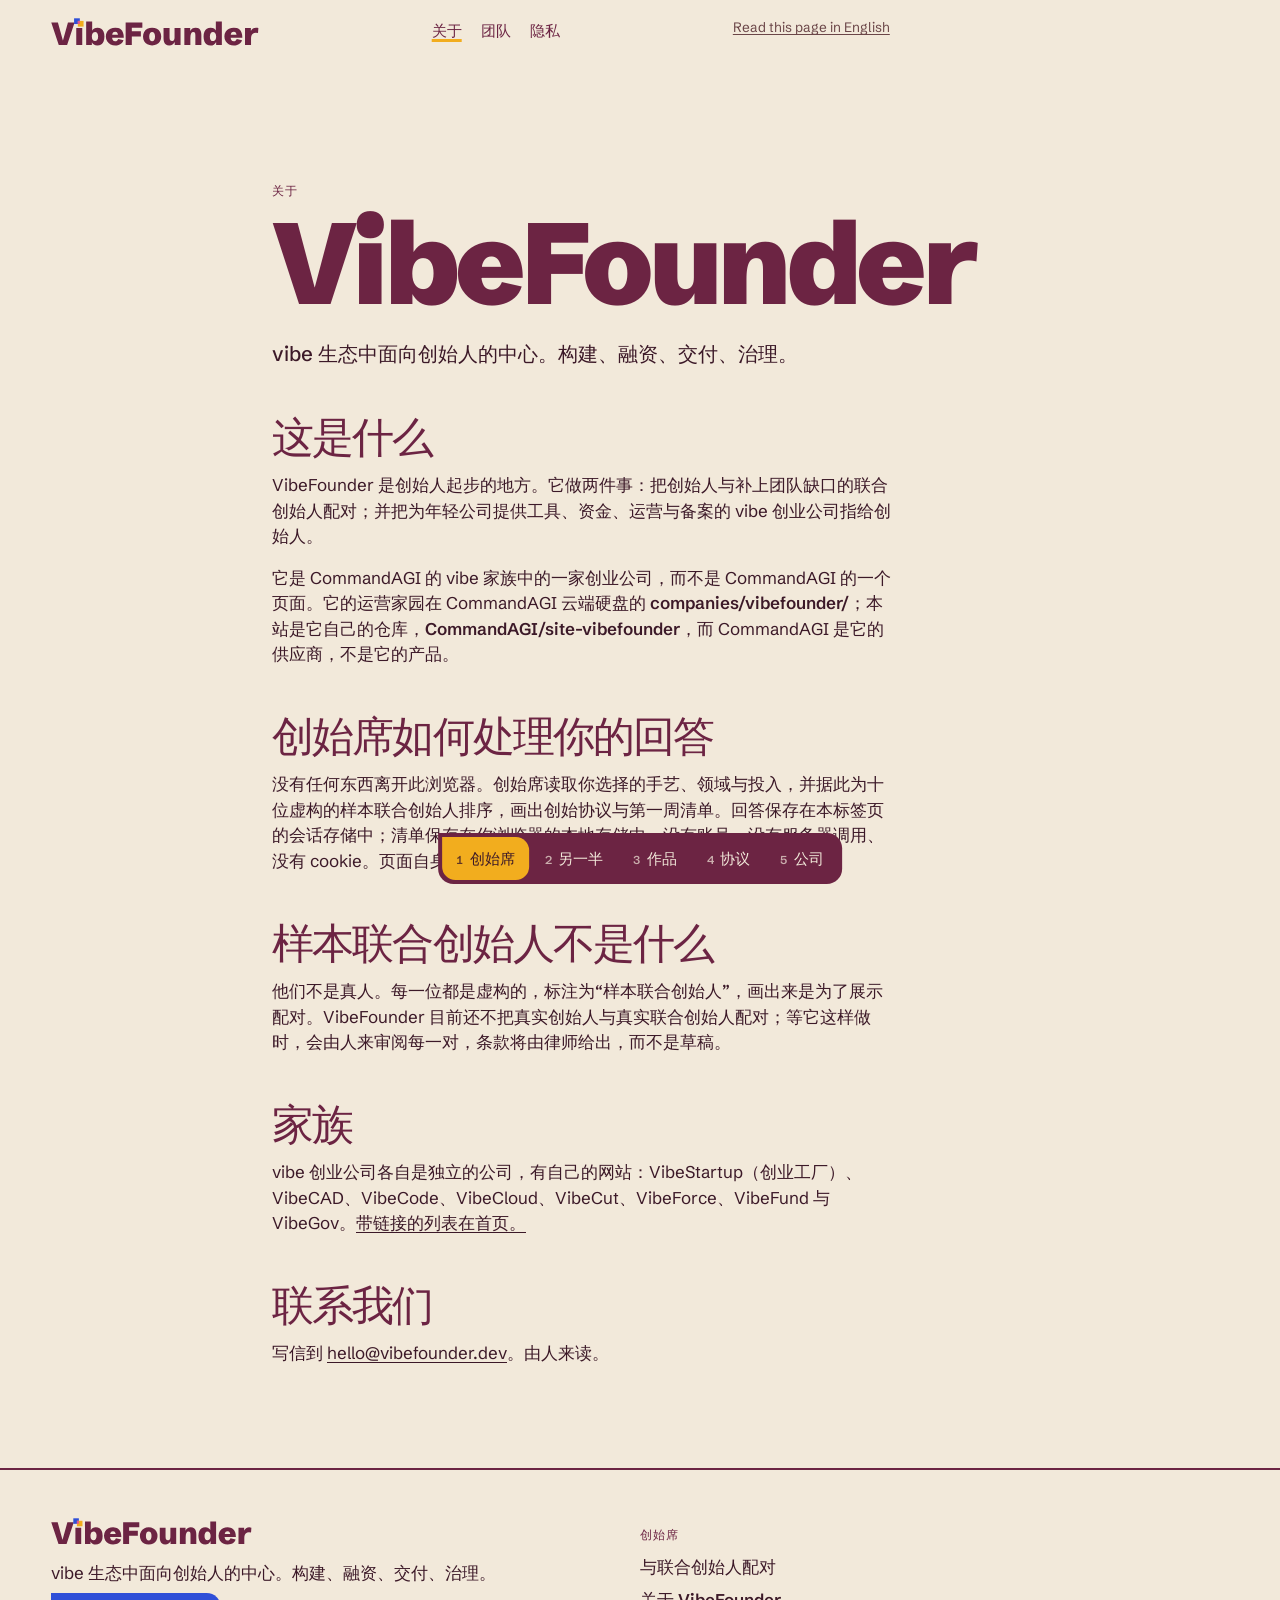
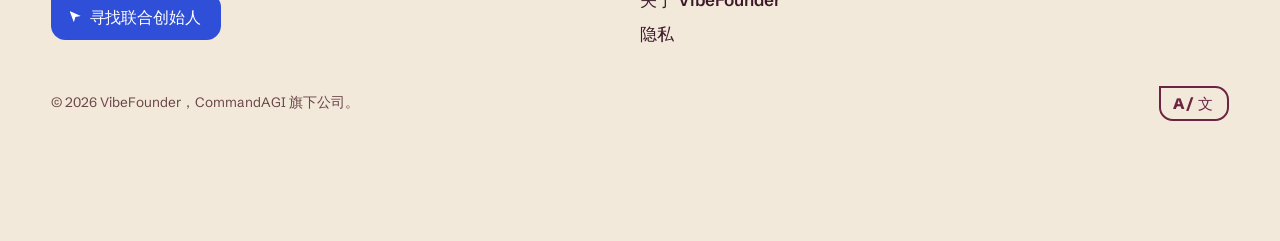
<file: zh/about.html>
<!doctype html>
<html lang="zh-Hans">
<head>
<meta charset="utf-8">
<meta name="viewport" content="width=device-width, initial-scale=1">
<title>关于 VibeFounder</title>
<meta name="description" content="VibeFounder 是什么：vibe 生态中面向创始人的中心，CommandAGI 的 vibe 家族中的一家创业公司。它如何处理创始人的回答，以及它不做什么。">
<meta name="theme-color" content="#f2e9da">
<meta http-equiv="Content-Security-Policy" content="default-src 'self'; connect-src 'none'; img-src 'self' data:; style-src 'self' 'unsafe-inline'; script-src 'self' 'unsafe-inline'; base-uri 'none'; form-action 'none'; frame-ancestors 'none'">
<link rel="canonical" href="https://vibefounder.commandagi.app/zh/about.html">
<link rel="alternate" hreflang="en" href="../about.html">
<link rel="alternate" hreflang="es" href="../es/about.html">
<link rel="alternate" hreflang="zh-Hans" href="about.html">
<link rel="alternate" hreflang="x-default" href="../about.html">
<link rel="icon" href="../brand/favicon.svg" type="image/svg+xml">
<link rel="apple-touch-icon" href="../brand/touch-icon.png">
<link rel="stylesheet" href="../style.css">
</head>
<body>
<a class="skip" href="#main">跳到正文</a>
<header class="site-header">
  <a class="brand" href="./" aria-label="VibeFounder，首页"><img src="../brand/wordmark.svg" alt="" width="240" height="33"></a>
  <nav class="site-header__links" aria-label="公司">
    <a href="about.html" aria-current="page">关于</a>
    <a href="../team.html">团队</a>
    <a class="site-header__extra" href="privacy.html">隐私</a>
  </nav>
  <p id="lang-hint" class="hint" hidden><a href="../about.html"></a></p>
</header>

<nav class="dock" aria-label="主导航">
  <a class="dock__primary" href="../app/?lang=zh"><kbd>1</kbd>创始席</a>
  <a href="./#half"><kbd>2</kbd>另一半</a>
  <a href="./#proof"><kbd>3</kbd>作品</a>
  <a href="./#agreement"><kbd>4</kbd>协议</a>
  <a href="./#ecosystem"><kbd>5</kbd>公司</a>
</nav>

<main id="main">
  <section>
    <div class="wrap prose">
      <p class="label">关于</p>
      <h1>VibeFounder</h1>
      <p class="lede">vibe 生态中面向创始人的中心。构建、融资、交付、治理。</p>
      <h2>这是什么</h2>
      <p>VibeFounder 是创始人起步的地方。它做两件事：把创始人与补上团队缺口的联合创始人配对；并把为年轻公司提供工具、资金、运营与备案的 vibe 创业公司指给创始人。</p>
      <p>它是 CommandAGI 的 vibe 家族中的一家创业公司，而不是 CommandAGI 的一个页面。它的运营家园在 CommandAGI 云端硬盘的 <span class="mono">companies/vibefounder/</span>；本站是它自己的仓库，<span class="mono">CommandAGI/site-vibefounder</span>，而 CommandAGI 是它的供应商，不是它的产品。</p>
      <h2>创始席如何处理你的回答</h2>
      <p>没有任何东西离开此浏览器。创始席读取你选择的手艺、领域与投入，并据此为十位虚构的样本联合创始人排序，画出创始协议与第一周清单。回答保存在本标签页的会话存储中；清单保存在你浏览器的本地存储中。没有账号、没有服务器调用、没有 cookie。页面自身的策略禁止连接（<span class="mono">connect-src 'none'</span>）。</p>
      <h2>样本联合创始人不是什么</h2>
      <p>他们不是真人。每一位都是虚构的，标注为“样本联合创始人”，画出来是为了展示配对。VibeFounder 目前还不把真实创始人与真实联合创始人配对；等它这样做时，会由人来审阅每一对，条款将由律师给出，而不是草稿。</p>
      <h2>家族</h2>
      <p>vibe 创业公司各自是独立的公司，有自己的网站：VibeStartup（创业工厂）、VibeCAD、VibeCode、VibeCloud、VibeCut、VibeForce、VibeFund 与 VibeGov。<a href="../index.html#ecosystem">带链接的列表在首页。</a></p>
      <h2>联系我们</h2>
      <p>写信到 <a href="mailto:hello@vibefounder.dev">hello@vibefounder.dev</a>。由人来读。</p>
    </div>
  </section>
</main>

<footer class="site-footer">
  <div class="wrap">
    <div class="site-footer__cols">
      <div class="stack">
        <a class="brand" href="./" aria-label="VibeFounder，首页"><img src="../brand/wordmark.svg" alt="" width="240" height="33"></a>
        <p>vibe 生态中面向创始人的中心。构建、融资、交付、治理。</p>
        <p><a class="button" href="../app/?lang=zh">寻找联合创始人</a></p>
      </div>
      <div>
        <p class="label">创始席</p>
        <p><a href="../app/?lang=zh">与联合创始人配对</a></p>
        <p><a href="about.html">关于 VibeFounder</a></p>
        <p><a href="privacy.html">隐私</a></p>
      </div>
    </div>
    <div class="site-footer__base">
      <span>© 2026 VibeFounder，CommandAGI 旗下公司。</span>
      <div class="lang">
        <button type="button" class="lang-btn" commandfor="lang-dialog" command="show-modal" aria-haspopup="dialog" aria-label="语言" title="语言"><span class="lang-btn__glyph" aria-hidden="true">A<span>/</span><span lang="zh-Hans">文</span></span></button>
        <noscript><nav class="lang-links" aria-label="语言"><a href="../about.html" hreflang="en"><span lang="en">English</span></a><a href="../es/about.html" hreflang="es"><span lang="es">Español</span></a><a href="about.html" hreflang="zh-Hans"><span lang="zh-Hans">简体中文</span></a></nav></noscript>
        <dialog id="lang-dialog" class="lang-dialog" aria-labelledby="lang-dialog-title" closedby="any">
          <div class="lang-dialog__box">
            <div class="lang-dialog__head">
              <h2 id="lang-dialog-title">选择语言</h2>
              <form method="dialog"><button class="lang-dialog__close" aria-label="关闭"><svg viewBox="0 0 16 16" aria-hidden="true" focusable="false"><path d="M3.5 3.5l9 9M12.5 3.5l-9 9" stroke="currentColor" stroke-width="1.5" stroke-linecap="round"/></svg></button></form>
            </div>
            <ul class="lang-list" role="list">
              <li><a href="../about.html" hreflang="en"><span lang="en">English</span></a></li>
              <li><a href="../es/about.html" hreflang="es"><span lang="es">Español</span></a></li>
              <li><a href="about.html" hreflang="zh-Hans" aria-current="true" autofocus><span lang="zh-Hans">简体中文</span><svg class="lang-list__check" viewBox="0 0 16 16" aria-hidden="true" focusable="false"><path d="M3 8.5l3.2 3L13 4.5" fill="none" stroke="currentColor" stroke-width="1.6" stroke-linecap="round" stroke-linejoin="round"/></svg></a></li>
            </ul>
          </div>
        </dialog>
      </div>
    </div>
  </div>
</footer>
<script src="../lang.js"></script>
</body>
</html>
</file>
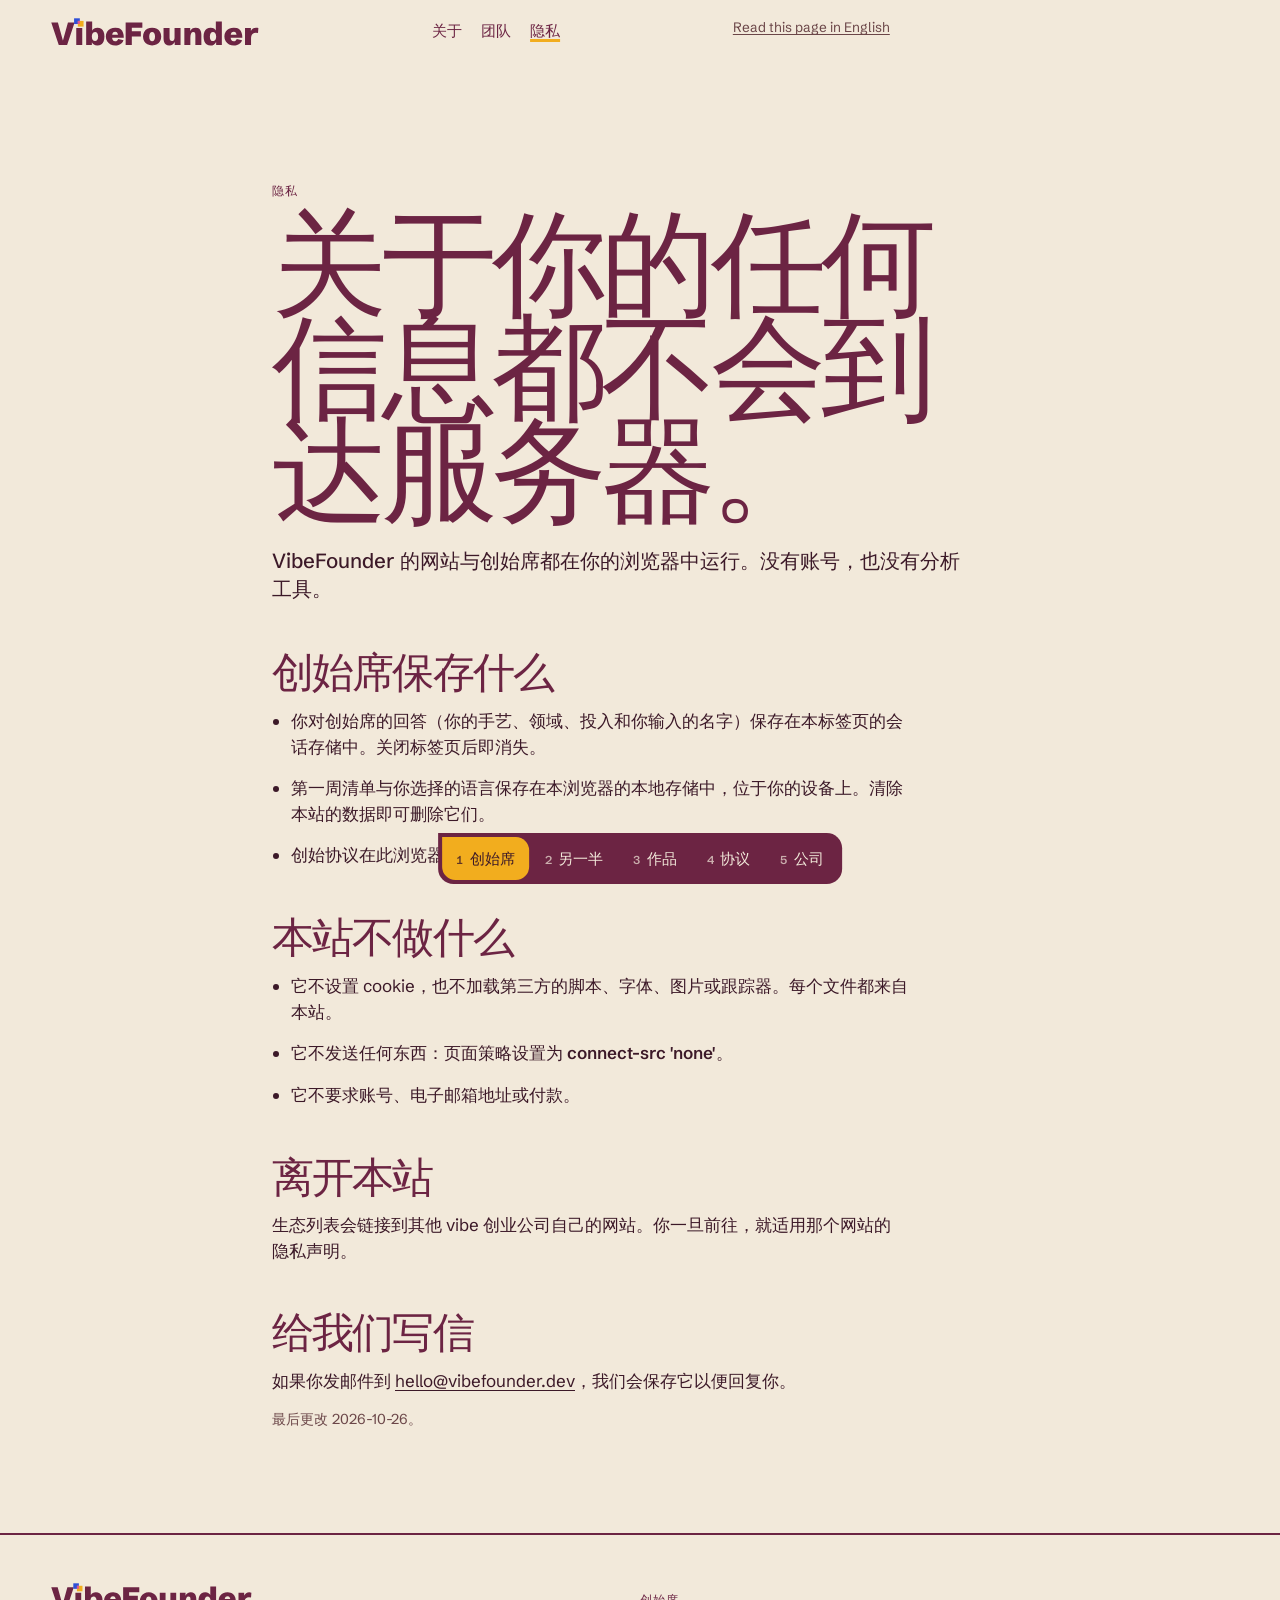
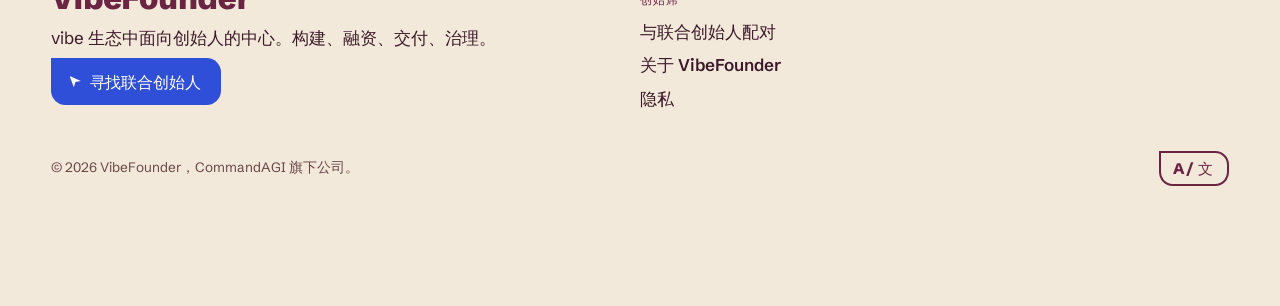
<file: zh/privacy.html>
<!doctype html>
<html lang="zh-Hans">
<head>
<meta charset="utf-8">
<meta name="viewport" content="width=device-width, initial-scale=1">
<title>隐私 — VibeFounder</title>
<meta name="description" content="VibeFounder 保存什么：服务器上什么都不保存。创始席在你的浏览器中运行，清单在你浏览器的存储中，本站没有分析工具。">
<meta name="theme-color" content="#f2e9da">
<meta http-equiv="Content-Security-Policy" content="default-src 'self'; connect-src 'none'; img-src 'self' data:; style-src 'self' 'unsafe-inline'; script-src 'self' 'unsafe-inline'; base-uri 'none'; form-action 'none'; frame-ancestors 'none'">
<link rel="canonical" href="https://vibefounder.commandagi.app/zh/privacy.html">
<link rel="alternate" hreflang="en" href="../privacy.html">
<link rel="alternate" hreflang="es" href="../es/privacy.html">
<link rel="alternate" hreflang="zh-Hans" href="privacy.html">
<link rel="alternate" hreflang="x-default" href="../privacy.html">
<link rel="icon" href="../brand/favicon.svg" type="image/svg+xml">
<link rel="apple-touch-icon" href="../brand/touch-icon.png">
<link rel="stylesheet" href="../style.css">
</head>
<body>
<a class="skip" href="#main">跳到正文</a>
<header class="site-header">
  <a class="brand" href="./" aria-label="VibeFounder，首页"><img src="../brand/wordmark.svg" alt="" width="240" height="33"></a>
  <nav class="site-header__links" aria-label="公司">
    <a href="about.html">关于</a>
    <a href="../team.html">团队</a>
    <a class="site-header__extra" href="privacy.html" aria-current="page">隐私</a>
  </nav>
  <p id="lang-hint" class="hint" hidden><a href="../privacy.html"></a></p>
</header>

<nav class="dock" aria-label="主导航">
  <a class="dock__primary" href="../app/?lang=zh"><kbd>1</kbd>创始席</a>
  <a href="./#half"><kbd>2</kbd>另一半</a>
  <a href="./#proof"><kbd>3</kbd>作品</a>
  <a href="./#agreement"><kbd>4</kbd>协议</a>
  <a href="./#ecosystem"><kbd>5</kbd>公司</a>
</nav>

<main id="main">
  <section>
    <div class="wrap prose">
      <p class="label">隐私</p>
      <h1>关于你的任何信息都不会到达服务器。</h1>
      <p class="lede">VibeFounder 的网站与创始席都在你的浏览器中运行。没有账号，也没有分析工具。</p>
      <h2>创始席保存什么</h2>
      <ul>
        <li>你对创始席的回答（你的手艺、领域、投入和你输入的名字）保存在本标签页的会话存储中。关闭标签页后即消失。</li>
        <li>第一周清单与你选择的语言保存在本浏览器的本地存储中，位于你的设备上。清除本站的数据即可删除它们。</li>
        <li>创始协议在此浏览器中生成。只有你按下按钮时，它才会被复制或下载。</li>
      </ul>
      <h2>本站不做什么</h2>
      <ul>
        <li>它不设置 cookie，也不加载第三方的脚本、字体、图片或跟踪器。每个文件都来自本站。</li>
        <li>它不发送任何东西：页面策略设置为 <span class="mono">connect-src 'none'</span>。</li>
        <li>它不要求账号、电子邮箱地址或付款。</li>
      </ul>
      <h2>离开本站</h2>
      <p>生态列表会链接到其他 vibe 创业公司自己的网站。你一旦前往，就适用那个网站的隐私声明。</p>
      <h2>给我们写信</h2>
      <p>如果你发邮件到 <a href="mailto:hello@vibefounder.dev">hello@vibefounder.dev</a>，我们会保存它以便回复你。</p>
      <p class="hint">最后更改 2026-10-26。</p>
    </div>
  </section>
</main>

<footer class="site-footer">
  <div class="wrap">
    <div class="site-footer__cols">
      <div class="stack">
        <a class="brand" href="./" aria-label="VibeFounder，首页"><img src="../brand/wordmark.svg" alt="" width="240" height="33"></a>
        <p>vibe 生态中面向创始人的中心。构建、融资、交付、治理。</p>
        <p><a class="button" href="../app/?lang=zh">寻找联合创始人</a></p>
      </div>
      <div>
        <p class="label">创始席</p>
        <p><a href="../app/?lang=zh">与联合创始人配对</a></p>
        <p><a href="about.html">关于 VibeFounder</a></p>
        <p><a href="privacy.html">隐私</a></p>
      </div>
    </div>
    <div class="site-footer__base">
      <span>© 2026 VibeFounder，CommandAGI 旗下公司。</span>
      <div class="lang">
        <button type="button" class="lang-btn" commandfor="lang-dialog" command="show-modal" aria-haspopup="dialog" aria-label="语言" title="语言"><span class="lang-btn__glyph" aria-hidden="true">A<span>/</span><span lang="zh-Hans">文</span></span></button>
        <noscript><nav class="lang-links" aria-label="语言"><a href="../privacy.html" hreflang="en"><span lang="en">English</span></a><a href="../es/privacy.html" hreflang="es"><span lang="es">Español</span></a><a href="privacy.html" hreflang="zh-Hans"><span lang="zh-Hans">简体中文</span></a></nav></noscript>
        <dialog id="lang-dialog" class="lang-dialog" aria-labelledby="lang-dialog-title" closedby="any">
          <div class="lang-dialog__box">
            <div class="lang-dialog__head">
              <h2 id="lang-dialog-title">选择语言</h2>
              <form method="dialog"><button class="lang-dialog__close" aria-label="关闭"><svg viewBox="0 0 16 16" aria-hidden="true" focusable="false"><path d="M3.5 3.5l9 9M12.5 3.5l-9 9" stroke="currentColor" stroke-width="1.5" stroke-linecap="round"/></svg></button></form>
            </div>
            <ul class="lang-list" role="list">
              <li><a href="../privacy.html" hreflang="en"><span lang="en">English</span></a></li>
              <li><a href="../es/privacy.html" hreflang="es"><span lang="es">Español</span></a></li>
              <li><a href="privacy.html" hreflang="zh-Hans" aria-current="true" autofocus><span lang="zh-Hans">简体中文</span><svg class="lang-list__check" viewBox="0 0 16 16" aria-hidden="true" focusable="false"><path d="M3 8.5l3.2 3L13 4.5" fill="none" stroke="currentColor" stroke-width="1.6" stroke-linecap="round" stroke-linejoin="round"/></svg></a></li>
            </ul>
          </div>
        </dialog>
      </div>
    </div>
  </div>
</footer>
<script src="../lang.js"></script>
</body>
</html>
</file>
<file: style.css>
/*
 * VibeFounder, 2027: the duet (redesign/DESIGN.md). Two people, two colours, and where they overlap the colour of the
 * company. One family (Schibsted Grotesk), one shape (the multiplayer name tag: the top-left corner square), one nav
 * (the tool dock at the bottom). Light only, on parchment.
 */

@font-face {
  font-family: "Schibsted Grotesk";
  src: url("fonts/schibsted-wght.woff2") format("woff2");
  font-weight: 400 900;
  font-style: normal;
  font-display: swap;
}
@font-face {
  font-family: "Schibsted Grotesk";
  src: url("fonts/schibsted-ital.woff2") format("woff2");
  font-weight: 400 900;
  font-style: italic;
  font-display: swap;
}
/* Arial set to Schibsted's metrics, so the swap moves nothing (CLS). */
@font-face {
  font-family: "Schibsted Fallback";
  src: local("Arial"), local("Liberation Sans"), local("Helvetica");
  size-adjust: 106%;
  ascent-override: 92%;
  descent-override: 24%;
  line-gap-override: 0%;
}

:root {
  --paper: #f2e9da;
  --ink: #3b1726;
  --oxblood: #6c2443;
  --cobalt: #2f4fd8;
  --marigold: #f2ad1c;
  --duo: #de5397;
  --muted: #6b4a57;
  --rule: #6c244333;
  --dot: #6c244314;
  --face: "Schibsted Grotesk", "Schibsted Fallback", "PingFang SC", "Noto Sans CJK SC", "Microsoft YaHei", sans-serif;
  --tag: 0 0.9em 0.9em 0.9em;
  --ease: cubic-bezier(.2, .9, .25, 1.12);
  --gut: clamp(1.1rem, 4vw, 3.5rem);
  --max: 1600px;
  color-scheme: light;
}
@supports (color: oklch(0 0 0)) {
  :root {
    --paper: oklch(0.937 0.022 80.7);
    --ink: oklch(0.27 0.06 355);
    --oxblood: oklch(0.379 0.107 356.8);
    --cobalt: oklch(0.496 0.212 267.4);
    --marigold: oklch(0.793 0.159 78.7);
    --duo: color-mix(in oklch, var(--cobalt), var(--marigold));
    --muted: color-mix(in oklch, var(--ink) 75%, var(--paper));
    --rule: color-mix(in oklch, var(--oxblood) 22%, transparent);
    --dot: color-mix(in oklch, var(--oxblood) 9%, transparent);
  }
}

*, *::before, *::after { box-sizing: border-box; }
html { -webkit-text-size-adjust: 100%; scroll-padding-top: 1rem; }
body {
  margin: 0;
  font: 400 1.0625rem/1.5 var(--face);
  color: var(--ink);
  background: var(--paper);
  font-synthesis: none;
  font-kerning: normal;
  overflow-x: clip;
  padding-bottom: 6rem; /* the dock */
}
img, video, svg { display: block; max-width: 100%; }
h1, h2, h3 { margin: 0; font-weight: 900; line-height: 0.9; letter-spacing: -0.045em; text-wrap: balance; color: var(--oxblood); }
p, li { text-wrap: pretty; }
p { margin: 0; }
a { color: inherit; text-decoration-thickness: 0.08em; text-underline-offset: 0.18em; }
a:hover { text-decoration-color: var(--cobalt); }
em, i { font-style: italic; }
.mono { font-variant-numeric: tabular-nums; font-weight: 600; letter-spacing: 0; font-feature-settings: "tnum"; }
.sr-only { position: absolute; width: 1px; height: 1px; padding: 0; margin: -1px; overflow: hidden; clip: rect(0 0 0 0); white-space: nowrap; border: 0; }

/* Focus is a cursor's selection box: a cobalt square-cornered ring with its own name tag offset. */
:focus-visible { outline: 3px solid var(--cobalt); outline-offset: 3px; border-radius: 0; }

.skip {
  position: absolute; left: var(--gut); top: -4rem; z-index: 50;
  background: var(--cobalt); color: #fff; padding: .5em .9em; border-radius: var(--tag); font-weight: 700; text-decoration: none;
}
.skip:focus { top: 1rem; }

.wrap { width: min(100% - 2 * var(--gut), var(--max)); margin-inline: auto; }
.stack > * + * { margin-top: 1.1rem; }
.label {
  display: inline-block; font-size: .78rem; font-weight: 800; letter-spacing: .08em; text-transform: uppercase; color: var(--oxblood);
}
.hint { font-size: .9rem; color: var(--muted); max-width: 62ch; }
.lede { font-size: clamp(1.15rem, 1.6vw, 1.45rem); line-height: 1.35; max-width: 34ch; font-weight: 500; }

/* ---- the name tag: buttons, chips, labels ---------------------------------------------------------------------- */
.button, .chip {
  display: inline-flex; align-items: center; gap: .55em;
  font: 800 1rem/1 var(--face); letter-spacing: -.01em;
  padding: .95em 1.3em .95em 1.15em;
  border: 0; border-radius: var(--tag);
  background: var(--cobalt); color: #fff; text-decoration: none; cursor: pointer;
  transition: transform .25s var(--ease), background-color .2s;
}
.button::before {
  content: ""; width: .7em; height: .7em; flex: none; background: currentColor;
  clip-path: polygon(0 0, 100% 45%, 52% 55%, 38% 100%);
}
.button:hover { transform: translate(2px, 2px); }
.button:active { transform: translate(4px, 4px); }
.button--quiet { background: transparent; color: var(--oxblood); box-shadow: inset 0 0 0 2px var(--oxblood); }
.button--quiet::before { display: none; }
.button--b { background: var(--marigold); color: var(--ink); }
.chip { background: transparent; color: var(--oxblood); box-shadow: inset 0 0 0 2px var(--rule); padding: .7em 1em; font-weight: 700; }
.chip[aria-pressed="true"] { background: var(--cobalt); color: #fff; box-shadow: none; }
.chips { display: flex; flex-wrap: wrap; gap: .5rem; }
.sample {
  display: inline-block; font-size: .72rem; font-weight: 800; letter-spacing: .06em; text-transform: uppercase;
  background: var(--marigold); color: var(--ink); padding: .3em .6em; border-radius: var(--tag);
}

/* ---- header and the tool dock ---------------------------------------------------------------------------------- */
.site-header {
  display: flex; align-items: center; justify-content: space-between; gap: 1rem;
  padding: 1.1rem var(--gut); position: relative; z-index: 20; flex-wrap: wrap;
}
.brand { display: inline-flex; align-items: center; text-decoration: none; }
.brand img { height: clamp(1.4rem, 2.2vw, 1.9rem); width: auto; }
.site-header__links { display: flex; gap: 1.2rem; font-weight: 700; font-size: .95rem; }
.site-header__links a { text-decoration: none; color: var(--oxblood); white-space: nowrap; }
@media (max-width: 420px) { .site-header__links a:first-child { display: none; } }
.site-header__links a[aria-current="page"], .site-header__links a:hover { text-decoration: underline; text-decoration-color: var(--marigold); text-decoration-thickness: .18em; }
#lang-hint { flex-basis: 100%; order: 3; font-size: .85rem; margin-top: -.4rem; }

.dock {
  position: fixed; z-index: 40; left: 50%; bottom: max(1rem, env(safe-area-inset-bottom));
  translate: -50% 0;
  display: flex; align-items: stretch; gap: 2px;
  background: var(--oxblood); padding: 4px; border-radius: var(--tag);
  max-width: calc(100vw - 1.2rem);
}
.dock a {
  display: flex; align-items: baseline; gap: .45em; padding: .7em .95em; color: var(--paper); text-decoration: none;
  font-weight: 700; font-size: .92rem; white-space: nowrap; border-radius: var(--tag);
}
.dock a kbd { font: 600 .72rem/1 var(--face); opacity: .7; font-variant-numeric: tabular-nums; }
.dock a:hover, .dock a[aria-current="page"], .dock a[aria-current="true"] { background: color-mix(in srgb, var(--paper) 16%, transparent); }
.dock a.dock__primary { background: var(--marigold); color: var(--ink); }
.dock a.dock__primary kbd { opacity: .8; }
.dock :focus-visible { outline-color: var(--marigold); outline-offset: 1px; }
@media (max-width: 560px) {
  .dock { left: .6rem; right: .6rem; translate: none; max-width: none; justify-content: space-between; }
  .dock a { flex: 1 1 0; justify-content: center; padding: .8em .2em; font-size: .8rem; min-width: 0; }
  .dock a kbd { display: none; }
  .dock .dock__long { display: none; }
  .site-header__links { gap: .8rem; font-size: .88rem; }
}
@media (max-width: 359px) { .dock a { font-size: .74rem; } }

/* ---- the canvas: dot grid ------------------------------------------------------------------------------------- */
.canvas {
  background-image: radial-gradient(var(--dot) 1.3px, transparent 1.4px);
  background-size: 24px 24px;
  background-position: -12px -12px;
}

/* ---- hero: the duet ------------------------------------------------------------------------------------------ */
.hero { position: relative; overflow: clip; min-height: min(100svh, 980px); display: grid; align-items: center; padding-block: clamp(2rem, 6vw, 5rem) 4rem; margin-top: -4.6rem; padding-top: 6rem; }
.hero__grid { display: grid; grid-template-columns: minmax(0, 1.35fr) minmax(0, 1fr); gap: clamp(2rem, 5vw, 5rem); align-items: center; }
.hero h1 { font-size: clamp(3.2rem, 10.4vw, 11.5rem); line-height: .86; letter-spacing: -.055em; color: var(--ink); position: relative; }
.hero h1 .w { display: inline-block; position: relative; }
.hero h1 .w--b { font-style: italic; font-weight: 800; letter-spacing: -.05em; }
.hero h1 .w--a { color: var(--cobalt); }
.hero h1 .w--b { color: var(--oxblood); }
.hero h1 .w--b::after { /* the co-founder's words carry a marigold underline: the hand that wrote them */
  content: ""; position: absolute; left: 0; right: .08em; bottom: .02em; height: .09em; background: var(--marigold);
}
.hero h1 .w--both { color: var(--ink); background: var(--duo); padding: 0 .06em; margin-left: -.03em; box-decoration-break: clone; }
.hero__side { display: grid; gap: 1.6rem; }
.hero__actions { display: flex; flex-wrap: wrap; gap: .75rem; align-items: center; margin-top: 2.2rem; }
.hero__note { margin-top: 1.1rem; font-size: .88rem; color: var(--muted); max-width: 44ch; }
.hero .lede { margin-top: 2rem; }

/* The two cursors. Each is an arrow and its name tag; JS moves them, CSS only says how they travel. */
.cursor { position: absolute; left: 0; top: 0; z-index: 5; pointer-events: none; display: flex; align-items: flex-start; transition: translate .55s var(--ease); }
.cursor svg { width: 22px; height: 22px; flex: none; filter: drop-shadow(0 0 0 transparent); }
.cursor span { margin: 16px 0 0 -4px; font: 800 .8rem/1 var(--face); letter-spacing: 0; padding: .4em .6em; border-radius: var(--tag); white-space: nowrap; }
.cursor--a svg { color: var(--cobalt); }
.cursor--a span { background: var(--cobalt); color: #fff; }
.cursor--b svg { color: var(--marigold); }
.cursor--b span { background: var(--marigold); color: var(--ink); }
.cursor[hidden] { display: none; }
.cursor--flip { flex-direction: row-reverse; }
.cursor--flip span { margin: 16px -4px 0 0; }
.cursor--flip svg { transform: scaleX(-1); }

/* The co-built thing: an SVG drawn by both hands. */
.thing { width: 100%; height: auto; overflow: visible; }
.thing .a { stroke: var(--cobalt); }
.thing .b { stroke: var(--marigold); }
.thing .fill-a { fill: var(--cobalt); }
.thing .fill-b { fill: var(--marigold); }
.thing .fill-duo { fill: var(--duo); }
.thing text { font: 800 15px var(--face); letter-spacing: 0; }
.figcap { font-size: .82rem; color: var(--muted); display: flex; gap: .6rem; align-items: baseline; flex-wrap: wrap; }
.figcap b { color: var(--oxblood); }

/* Motion only when the page asked for it (home.js sets .motion, never under reduced motion). */
.motion .hero h1 .w { clip-path: inset(0 100% 0 0); }
.motion .hero h1 .w.is-in { clip-path: inset(0 -0.2em 0 0); transition: clip-path .5s var(--ease); }
.motion .hero h1 .w--both:not(.is-sel) { background: transparent; }
.motion .hero h1 .w--both.is-sel { transition: background-color .45s var(--ease); }
.motion .thing .pop { opacity: 0; scale: .6; transform-origin: center; transform-box: fill-box; }
.motion .thing.is-built .pop { opacity: 1; scale: 1; transition: opacity .4s, scale .5s var(--ease); transition-delay: var(--d, 0s); }

/* ---- the film: a fullscreen plate --------------------------------------------------------------------------- */
.film { position: relative; height: 100svh; min-height: 560px; max-height: 1200px; overflow: hidden; background: var(--ink); color: var(--paper); }
.film video, .film img { position: absolute; inset: 0; width: 100%; height: 100%; object-fit: cover; }
.film__words { position: absolute; left: var(--gut); bottom: clamp(2rem, 7vw, 6rem); right: var(--gut); display: grid; gap: .2em; justify-items: start; }
.film__words h2, .film__words p.big { font-size: clamp(2.6rem, 8vw, 8.5rem); line-height: .92; color: var(--paper); background: var(--oxblood); padding: .06em .18em .12em; letter-spacing: -.05em; font-weight: 900; }
.film__words p.big { font-style: italic; font-weight: 800; background: var(--marigold); color: var(--ink); }
.film__cap { position: absolute; right: var(--gut); top: 1.2rem; display: flex; gap: .6rem; align-items: center; font-size: .8rem; }
.film__cap .tagline { background: var(--paper); color: var(--ink); padding: .4em .7em; border-radius: var(--tag); font-weight: 700; }
.film__toggle { font: 800 .8rem/1 var(--face); background: var(--paper); color: var(--oxblood); border: 0; border-radius: var(--tag); padding: .55em .8em; cursor: pointer; }

/* ---- scenes: the plates after the film --------------------------------------------------------------------- */
.scene { padding-block: clamp(4.5rem, 10vw, 9rem); position: relative; overflow-x: clip; }
.scene__head { display: grid; gap: 1.2rem; max-width: 60rem; }
.scene h2 { font-size: clamp(2.6rem, 7.4vw, 8rem); line-height: .88; }
.scene h2 em { font-weight: 800; color: var(--oxblood); }
.scene h2 .a { color: var(--cobalt); }
.num { font: 800 .8rem/1 var(--face); letter-spacing: .1em; color: var(--oxblood); display: flex; align-items: center; gap: .7rem; }
.num::before { content: ""; width: 2.6rem; height: 2px; background: var(--oxblood); }

/* The missing half: the six-craft ring. */
.half__grid { display: grid; grid-template-columns: minmax(0, 1fr) minmax(0, 1.1fr); gap: clamp(2rem, 6vw, 6rem); align-items: center; margin-top: clamp(2rem, 5vw, 4rem); }
.ring { width: min(100%, 620px); aspect-ratio: 1; margin-inline: auto; position: relative; }
.ring svg { width: 100%; height: 100%; overflow: visible; }
.ring .seg { fill: none; stroke: var(--rule); stroke-width: 54; transition: stroke .5s var(--ease); }
.ring .seg.is-a { stroke: var(--cobalt); }
.ring .seg.is-b { stroke: var(--marigold); }
.ring .seg-label { font: 800 17px var(--face); fill: var(--oxblood); letter-spacing: 0; text-anchor: middle; dominant-baseline: middle; }
.ring .seg-label.is-a { fill: #fff; }
.ring .seg-label.is-b { fill: var(--ink); }
.ring__core { position: absolute; inset: 24%; display: grid; place-content: center; text-align: center; gap: .45rem; }
.ring__core .who { font-size: clamp(1.3rem, 2.6vw, 2.2rem); font-weight: 900; letter-spacing: -.04em; line-height: .95; color: var(--ink); }
.ring__core .why { font-size: .88rem; color: var(--muted); max-width: 22ch; margin-inline: auto; }
.ring__core .score { font-weight: 800; color: var(--oxblood); font-variant-numeric: tabular-nums; font-size: .9rem; }
.crafts { display: flex; flex-wrap: wrap; gap: .5rem; margin-top: 1.4rem; }
.crafts legend { font-weight: 800; margin-bottom: .6rem; font-size: .95rem; color: var(--oxblood); padding: 0; }
fieldset { border: 0; padding: 0; margin: 0; min-width: 0; }
@supports (animation-timeline: view()) {
  @media (prefers-reduced-motion: no-preference) {
    .ring svg { animation: ring-in linear both; animation-timeline: view(); animation-range: entry 10% cover 45%; }
    @keyframes ring-in { from { rotate: -60deg; scale: .82; } to { rotate: 0deg; scale: 1; } }
  }
}

/* Proof, not bios. */
.proof__grid { display: grid; grid-template-columns: minmax(0, .9fr) minmax(0, 1.1fr); gap: clamp(2rem, 6vw, 6rem); align-items: center; }
.plate { margin: 0; position: relative; }
.plate img { width: 100%; height: auto; aspect-ratio: 4 / 5; object-fit: cover; }
.plate figcaption { margin-top: .7rem; }
.bio { list-style: none; padding: 0; margin: 2rem 0 0; display: grid; gap: .3rem; }
.bio li { font-size: clamp(1.4rem, 3vw, 2.6rem); font-weight: 600; letter-spacing: -.03em; line-height: 1.05; color: var(--muted); position: relative; width: fit-content; }
.bio li::after { content: ""; position: absolute; left: -.1em; right: -.1em; top: 52%; height: .14em; background: var(--cobalt); transform-origin: left; }
.shipped { margin-top: 2.2rem; display: grid; gap: .9rem; border-top: 2px solid var(--oxblood); padding-top: 1.2rem; }
.shipped p.big { font-size: clamp(1.5rem, 3.2vw, 2.8rem); font-weight: 900; letter-spacing: -.04em; line-height: 1; color: var(--ink); }
.shipped p.big em { color: var(--oxblood); }
@supports (animation-timeline: view()) {
  @media (prefers-reduced-motion: no-preference) {
    .bio li::after { animation: strike linear both; animation-timeline: view(); animation-range: entry 60% cover 50%; }
    @keyframes strike { from { scale: 0 1; } to { scale: 1 1; } }
  }
}

/* The agreement. */
.agree__film { position: relative; margin-top: clamp(2.5rem, 6vw, 5rem); aspect-ratio: 16 / 9; max-height: 82svh; width: 100%; overflow: hidden; background: var(--ink); }
.agree__film video, .agree__film img { position: absolute; inset: 0; width: 100%; height: 100%; object-fit: cover; }
.agree__film .film__cap { top: 1rem; }
.split { display: grid; grid-template-columns: 1fr 1fr; margin-top: clamp(2rem, 5vw, 4rem); border-top: 2px solid var(--oxblood); }
.split > div { padding: 1.2rem 0 0; display: grid; gap: .3rem; }
.split > div + div { border-left: 2px solid var(--oxblood); padding-left: clamp(1rem, 3vw, 2.5rem); }
.split .pct { font-size: clamp(4rem, 14vw, 15rem); font-weight: 900; letter-spacing: -.07em; line-height: .8; font-variant-numeric: tabular-nums; }
.split .pct--a { color: var(--cobalt); }
.split .pct--b { color: var(--oxblood); font-style: italic; }
.split p:not(.pct) { justify-self: start; margin-top: .8rem; font-weight: 800; font-size: .9rem; padding: .4em .7em; border-radius: var(--tag); background: var(--cobalt); color: #fff; }
.split > div + div p:not(.pct) { background: var(--marigold); color: var(--ink); }
.vest { margin-top: clamp(2.5rem, 5vw, 4rem); }
.vest__track { display: grid; grid-template-columns: repeat(48, 1fr); gap: 2px; height: 3.2rem; }
.vest__track i { background: var(--rule); display: block; }
.vest__track i:nth-child(n+12) { background: color-mix(in srgb, var(--duo) 70%, var(--paper)); }
.vest__track i:nth-child(12) { background: var(--oxblood); }
.vest__axis { display: grid; grid-template-columns: repeat(48, 1fr); margin-top: .5rem; font-size: .78rem; font-weight: 700; color: var(--oxblood); font-variant-numeric: tabular-nums; }
.vest__axis span:nth-child(1) { grid-column: 1 / span 10; }
.vest__axis span:nth-child(2) { grid-column: 12 / span 14; }
.vest__axis span:nth-child(3) { grid-column: 38 / span 11; text-align: right; }
@supports (animation-timeline: view()) {
  @media (prefers-reduced-motion: no-preference) {
    .vest__track { animation: vest linear both; animation-timeline: view(); animation-range: entry 80% cover 55%; }
    @keyframes vest { from { clip-path: inset(0 100% 0 0); } to { clip-path: inset(0 0 0 0); } }
  }
}
.terms { list-style: none; padding: 0; margin: clamp(2rem, 4vw, 3rem) 0 0; display: grid; grid-template-columns: repeat(4, minmax(0, 1fr)); gap: 0; border-top: 2px solid var(--oxblood); }
.terms li { padding: 1rem 1rem 0 0; font-weight: 700; font-size: 1.05rem; line-height: 1.25; color: var(--ink); }
.terms li + li { padding-left: 1rem; border-left: 2px solid var(--rule); }
.terms li b { display: block; font-size: clamp(1.6rem, 2.6vw, 2.4rem); letter-spacing: -.04em; color: var(--oxblood); font-weight: 900; line-height: 1; margin-bottom: .3rem; }
.agree__cta { display: flex; flex-wrap: wrap; gap: 1rem 1.4rem; align-items: center; margin-top: clamp(2rem, 4vw, 3rem); }

/* The rest of the room: the roster of the vibe startups. */
.grid-ecosystem { list-style: none; padding: 0; margin: clamp(2rem, 5vw, 4rem) 0 0; border-top: 2px solid var(--oxblood); }
.grid-ecosystem li { border-bottom: 2px solid var(--rule); }
.grid-ecosystem a { display: grid; grid-template-columns: minmax(0, 1fr) minmax(0, 22rem); align-items: baseline; gap: 1rem; padding: .5rem 0; text-decoration: none; position: relative; }
.eco-name { font-size: clamp(2rem, 6.4vw, 6.6rem); font-weight: 900; letter-spacing: -.055em; line-height: .95; color: var(--oxblood); transition: color .2s, translate .35s var(--ease); }
.eco-what { font-size: .98rem; font-weight: 500; color: var(--muted); }
.eco-host { position: absolute; right: 0; top: .6rem; font: 800 .75rem/1 var(--face); background: var(--cobalt); color: #fff; padding: .4em .6em; border-radius: var(--tag); opacity: 0; translate: -6px 6px; transition: opacity .2s, translate .35s var(--ease); }
.grid-ecosystem a:hover .eco-name, .grid-ecosystem a:focus-visible .eco-name { color: var(--cobalt); translate: .12em 0; }
.grid-ecosystem a:hover .eco-host, .grid-ecosystem a:focus-visible .eco-host { opacity: 1; translate: 0 0; }
.grid-ecosystem li:nth-child(even) a:hover .eco-name, .grid-ecosystem li:nth-child(even) a:focus-visible .eco-name { color: var(--ink); font-style: italic; }
.grid-ecosystem li:nth-child(even) .eco-host { background: var(--marigold); color: var(--ink); }

/* Talk. */
.talk { padding-block: clamp(5rem, 12vw, 10rem); background: var(--oxblood); color: var(--paper); }
.talk h2 { color: var(--paper); font-size: clamp(2.6rem, 7.4vw, 8rem); }
.talk h2 em { color: var(--marigold); }
.talk .mail { display: inline-block; margin-top: 2rem; font-size: clamp(1.6rem, 5.2vw, 5rem); font-weight: 900; letter-spacing: -.045em; color: var(--paper); text-decoration-color: var(--marigold); text-decoration-thickness: .1em; overflow-wrap: anywhere; }
.talk p { max-width: 52ch; margin-top: 1.4rem; font-size: 1.05rem; }
.talk .hint { color: color-mix(in srgb, var(--paper) 82%, var(--oxblood)); }
.talk :focus-visible { outline-color: var(--marigold); }

/* ---- footer ------------------------------------------------------------------------------------------------ */
.site-footer { padding-block: 3rem 1.5rem; border-top: 2px solid var(--oxblood); }
.site-footer__cols { display: grid; grid-template-columns: minmax(0, 2fr) repeat(2, minmax(0, 1fr)); gap: 2rem; }
.site-footer__cols .brand img { height: 1.7rem; }
.site-footer__cols p { margin-top: .5rem; }
.site-footer__cols a:not(.brand):not(.button) { font-weight: 600; text-decoration: none; }
.site-footer__cols a:not(.brand):not(.button):hover { text-decoration: underline; }
.site-footer__base { margin-top: 2.5rem; display: flex; justify-content: space-between; align-items: center; gap: 1rem; font-size: .85rem; color: var(--muted); flex-wrap: wrap; }

/* The one language button and its dialog. */
.lang-btn { font: 800 .95rem/1 var(--face); background: transparent; color: var(--oxblood); border: 2px solid var(--oxblood); border-radius: var(--tag); padding: .5em .8em; cursor: pointer; }
.lang-btn__glyph span { margin-inline: .12em; }
.lang-links { display: flex; gap: 1rem; }
.lang-dialog { border: 0; padding: 0; background: var(--paper); color: var(--ink); border-radius: 0; box-shadow: 0 0 0 2px var(--oxblood); max-width: min(92vw, 26rem); width: 100%; }
.lang-dialog::backdrop { background: color-mix(in srgb, var(--ink) 55%, transparent); }
.lang-dialog__box { padding: 1.4rem; }
.lang-dialog__head { display: flex; justify-content: space-between; align-items: center; gap: 1rem; margin-bottom: 1rem; }
.lang-dialog__head h2 { font-size: 1.6rem; }
.lang-dialog__close { background: transparent; border: 0; width: 2.4rem; height: 2.4rem; display: grid; place-items: center; color: var(--oxblood); cursor: pointer; }
.lang-dialog__close svg { width: 1.1rem; height: 1.1rem; }
.lang-list { list-style: none; margin: 0; padding: 0; display: grid; gap: 2px; }
.lang-list a { display: flex; justify-content: space-between; align-items: center; padding: .85rem 1rem; text-decoration: none; font-weight: 700; box-shadow: inset 0 0 0 2px var(--rule); border-radius: var(--tag); }
.lang-list a[aria-current="true"] { background: var(--cobalt); color: #fff; box-shadow: none; }
.lang-list__check { width: 1rem; height: 1rem; }

/* ---- reading pages: about, privacy ------------------------------------------------------------------------- */
.prose { max-width: 46rem; padding-block: clamp(3rem, 8vw, 7rem); }
.prose h1 { font-size: clamp(3rem, 9vw, 8rem); margin-top: .6rem; }
.prose h2 { font-size: clamp(1.6rem, 3.4vw, 2.6rem); margin-top: 3.2rem; }
.prose > p, .prose li { max-width: 62ch; margin-top: 1rem; }
.prose .lede { margin-top: 1.6rem; }
.prose ul { padding-left: 1.2rem; }

/* ---- the bench (app/) ------------------------------------------------------------------------------------- */
.bench-head { padding-block: clamp(2.5rem, 7vw, 6rem) 2rem; }
.bench-head h1 { font-size: clamp(3rem, 9vw, 9rem); }
.bench-head h1 em { color: var(--cobalt); font-style: normal; }
.bench { display: grid; grid-template-columns: minmax(0, 22rem) minmax(0, 1fr); gap: clamp(2rem, 5vw, 4.5rem); align-items: start; padding-bottom: 4rem; }
.bench .cols { display: grid; gap: 1.2rem; position: sticky; top: 1rem; border-top: 4px solid var(--cobalt); padding-top: 1.2rem; }
.field { display: grid; gap: .45rem; font-weight: 700; font-size: .95rem; color: var(--oxblood); }
.field input, .field select {
  font: 600 1.05rem/1.2 var(--face); color: var(--ink); background: transparent;
  border: 0; border-bottom: 2px solid var(--oxblood); border-radius: 0; padding: .65rem 0; width: 100%;
}
.field select { appearance: none; background-image: linear-gradient(45deg, transparent 50%, var(--oxblood) 50%), linear-gradient(135deg, var(--oxblood) 50%, transparent 50%); background-position: calc(100% - 12px) 55%, calc(100% - 6px) 55%; background-size: 6px 6px; background-repeat: no-repeat; padding-right: 1.6rem; }
.field input:focus-visible, .field select:focus-visible { outline-offset: 4px; }
.results { list-style: none; padding: 0; margin: 1rem 0 0; border-top: 2px solid var(--oxblood); }
.match { display: grid; gap: .5rem; padding: 1.4rem 0; border-bottom: 2px solid var(--rule); }
.match__head { display: flex; flex-wrap: wrap; align-items: baseline; gap: .6rem 1rem; }
.match__name { font-size: clamp(1.5rem, 3vw, 2.4rem); font-weight: 900; letter-spacing: -.04em; color: var(--ink); line-height: 1; }
.match__score { margin-left: auto; font-weight: 800; color: var(--cobalt); font-variant-numeric: tabular-nums; }
.match > p:not(.hint) { max-width: 60ch; font-size: 1.05rem; }
.match__reasons { list-style: none; padding: 0; margin: .2rem 0 .4rem; display: flex; flex-wrap: wrap; gap: .4rem; }
.match__reasons li { font-size: .85rem; font-weight: 700; padding: .35em .65em; border-radius: var(--tag); box-shadow: inset 0 0 0 2px var(--marigold); }
.match .button { justify-self: start; }
.agreement { border-top: 4px solid var(--oxblood); border-bottom: 2px solid var(--rule); padding: 1.4rem 0; margin-top: .6rem; }
.agreement pre { margin: 0; white-space: pre-wrap; font: 500 .98rem/1.55 var(--face); color: var(--ink); max-width: 72ch; }
.check { display: flex; gap: .8rem; align-items: flex-start; padding: .8rem 0; border-bottom: 2px solid var(--rule); font-weight: 600; cursor: pointer; }
.check input { width: 1.25rem; height: 1.25rem; accent-color: var(--cobalt); margin-top: .1rem; flex: none; }
#first-week { padding-block: 3rem 5rem; }
#first-week h2 { font-size: clamp(2.2rem, 5.5vw, 5rem); }
#checklist { max-width: 46rem; }

/* ---- the team pages ---------------------------------------------------------------------------------------- */
.agent-team { width: min(100% - 2 * var(--gut), var(--max)); margin: 0 auto; padding-block: clamp(3rem, 8vw, 6rem); display: grid; gap: 1.2rem; }
.agent-team h1 { font-size: clamp(3rem, 8vw, 7.5rem); }
.at-eyebrow { font-size: .78rem; font-weight: 800; letter-spacing: .08em; text-transform: uppercase; color: var(--oxblood); }
.at-lede { font-size: 1.2rem; max-width: 52ch; font-weight: 500; }
.at-group { margin-top: 2rem; }
.at-group h2 { font-size: clamp(1.8rem, 3.6vw, 3rem); margin-bottom: 1.2rem; }
.at-cards { display: grid; grid-template-columns: repeat(auto-fit, minmax(min(100%, 18rem), 1fr)); gap: clamp(1.5rem, 4vw, 3rem); }
.at-card { display: grid; gap: .5rem; align-content: start; }
.at-card a { text-decoration: none; display: grid; gap: .8rem; }
.at-card img { width: 100%; height: auto; aspect-ratio: 4 / 5; object-fit: cover; }
.at-card:nth-child(odd) img { box-shadow: -10px 10px 0 var(--cobalt); }
.at-card:nth-child(even) img { box-shadow: 10px 10px 0 var(--marigold); }
.at-card h3 { font-size: clamp(1.6rem, 2.8vw, 2.4rem); }
.at-title { font-weight: 800; color: var(--oxblood); }
.at-note { font-size: .88rem; color: var(--muted); }
.ai-badge { display: inline-block; vertical-align: middle; font: 800 .7rem/1 var(--face); letter-spacing: .06em; text-transform: uppercase; background: var(--cobalt); color: #fff; padding: .4em .6em; border-radius: var(--tag); }
.at-disclosure { margin-top: 2.5rem; border-top: 2px solid var(--oxblood); padding-top: 1.2rem; max-width: 60ch; }
.at-disclosure h2 { font-size: 1.6rem; margin-bottom: .6rem; }
.at-profile { display: grid; gap: 1rem; max-width: 60rem; }
.at-profile img { max-width: 26rem; width: 100%; height: auto; box-shadow: -10px 10px 0 var(--cobalt); }
.at-back { font-weight: 700; }

/* ---- the two-column layouts fold ------------------------------------------------------------------------- */
@media (max-width: 900px) {
  .hero__grid, .half__grid, .proof__grid, .bench { grid-template-columns: minmax(0, 1fr); }
  .hero { min-height: auto; }
  .hero__side { max-width: 34rem; }
  .bench .cols { position: static; }
  .terms { grid-template-columns: repeat(2, minmax(0, 1fr)); }
  .terms li:nth-child(3) { padding-left: 0; border-left: 0; }
  .terms li { padding-bottom: 1rem; }
  .site-footer__cols { grid-template-columns: minmax(0, 1fr) minmax(0, 1fr); }
  .site-footer__cols > :first-child { grid-column: 1 / -1; }
}
@media (max-width: 560px) {
  .grid-ecosystem a { grid-template-columns: minmax(0, 1fr); gap: .1rem; padding: .7rem 0; }
  .eco-host { display: none; }
  .film { height: 88svh; }
  .film__cap { left: var(--gut); right: auto; flex-wrap: wrap; }
  .split .pct { font-size: clamp(3.4rem, 22vw, 6rem); }
  .vest__axis { font-size: .7rem; }
  .ring .seg-label { font-size: 21px; }
  .site-header__links a.site-header__extra { display: none; }
}
@media (max-width: 359px) {
  .terms { grid-template-columns: minmax(0, 1fr); }
  .terms li + li { padding-left: 0; border-left: 0; }
}
@media (min-width: 2000px) { body { font-size: 1.15rem; } }

@media (prefers-reduced-motion: reduce) {
  *, *::before, *::after { transition-duration: 0s !important; animation: none !important; }
}

/* agent-team: generated by scripts/seed/people/personas.mjs */
.agent-team { max-width: 1120px; margin: 0 auto; padding: 48px 20px 72px; box-sizing: border-box; }
.agent-team * { box-sizing: border-box; }
.agent-team .at-eyebrow { margin: 0 0 8px; font-size: 0.8rem; letter-spacing: 0.08em; text-transform: uppercase; opacity: 0.75; }
.agent-team .at-lede { max-width: 44em; margin: 16px 0 0; }
.agent-team .at-group { margin-top: 40px; }
.agent-team .at-cards { display: grid; grid-template-columns: repeat(auto-fill, minmax(220px, 1fr)); gap: 28px 24px; margin-top: 16px; }
.agent-team .at-card { display: flex; flex-direction: column; gap: 6px; min-width: 0; }
.agent-team .at-card > a { color: inherit; text-decoration: none; display: flex; flex-direction: column; gap: 10px; }
.agent-team .at-card > a:hover h3 { text-decoration: underline; }
.agent-team .at-card img, .agent-team .at-profile img { width: 100%; height: auto; aspect-ratio: 4 / 5; object-fit: cover; border-radius: 10px; display: block; background: rgba(127, 127, 127, 0.15); }
.agent-team .at-card h3 { margin: 0; overflow-wrap: anywhere; }
.agent-team .at-title { margin: 0; font-weight: 600; opacity: 0.85; }
.agent-team .at-line { margin: 0; padding: 0; border: 0; background: none; }
.ai-badge { display: inline-block; vertical-align: middle; margin-left: 6px; padding: 1px 8px; border: 1px solid currentColor; border-radius: 999px; font-family: system-ui, sans-serif; font-size: 0.7rem; font-weight: 600; letter-spacing: 0.03em; line-height: 1.5; text-transform: none; white-space: nowrap; opacity: 0.85; }
.agent-team .at-note { margin: 0; font-size: 0.85rem; opacity: 0.75; }
.agent-team .at-disclosure { margin-top: 48px; padding: 20px; border: 1px solid rgba(127, 127, 127, 0.4); border-radius: 10px; }
.agent-team .at-profile { display: grid; grid-template-columns: minmax(0, 320px) minmax(0, 1fr); gap: 40px; align-items: start; }
.agent-team .at-profile h1 { margin-top: 0; overflow-wrap: anywhere; }
.agent-team .at-back { display: inline-block; margin-bottom: 24px; color: inherit; }
@media (max-width: 600px) {
  .agent-team { padding: 32px 16px 56px; }
  .agent-team .at-cards { grid-template-columns: minmax(0, 1fr); gap: 24px; }
  .agent-team .at-card > a { display: grid; grid-template-columns: 112px minmax(0, 1fr); gap: 14px; align-items: center; }
  .agent-team .at-profile { grid-template-columns: minmax(0, 1fr); gap: 24px; }
  .agent-team .at-profile img { max-width: 260px; }
}
/* end agent-team */

/* The team pages in the site's own language: the generated block above is the shared baseline (personas.mjs keeps
   what follows it), these rules give it the name-tag shape, square plates and the two founders' colours. */
.agent-team { max-width: var(--max); padding: clamp(3rem, 8vw, 6rem) var(--gut); }
.agent-team .at-card img, .agent-team .at-profile img { border-radius: 0; background: var(--rule); }
.agent-team .at-card:nth-child(odd) img, .agent-team .at-profile img { box-shadow: -10px 10px 0 var(--cobalt); }
.agent-team .at-card:nth-child(even) img { box-shadow: 10px 10px 0 var(--marigold); }
.agent-team .at-title { font-weight: 800; color: var(--oxblood); opacity: 1; }
.agent-team .at-note { color: var(--muted); opacity: 1; }
.agent-team .at-disclosure { border: 0; border-top: 2px solid var(--oxblood); border-radius: 0; padding: 1.2rem 0 0; }
.ai-badge { font: 800 .7rem/1 var(--face); letter-spacing: .06em; text-transform: uppercase; background: var(--cobalt); color: #fff; border: 0; padding: .4em .6em; border-radius: var(--tag); opacity: 1; margin-left: .4rem; }
.agent-team .at-cards { grid-template-columns: repeat(auto-fill, minmax(min(100%, 21rem), 1fr)); gap: clamp(1.5rem, 4vw, 3rem); }
</file>
